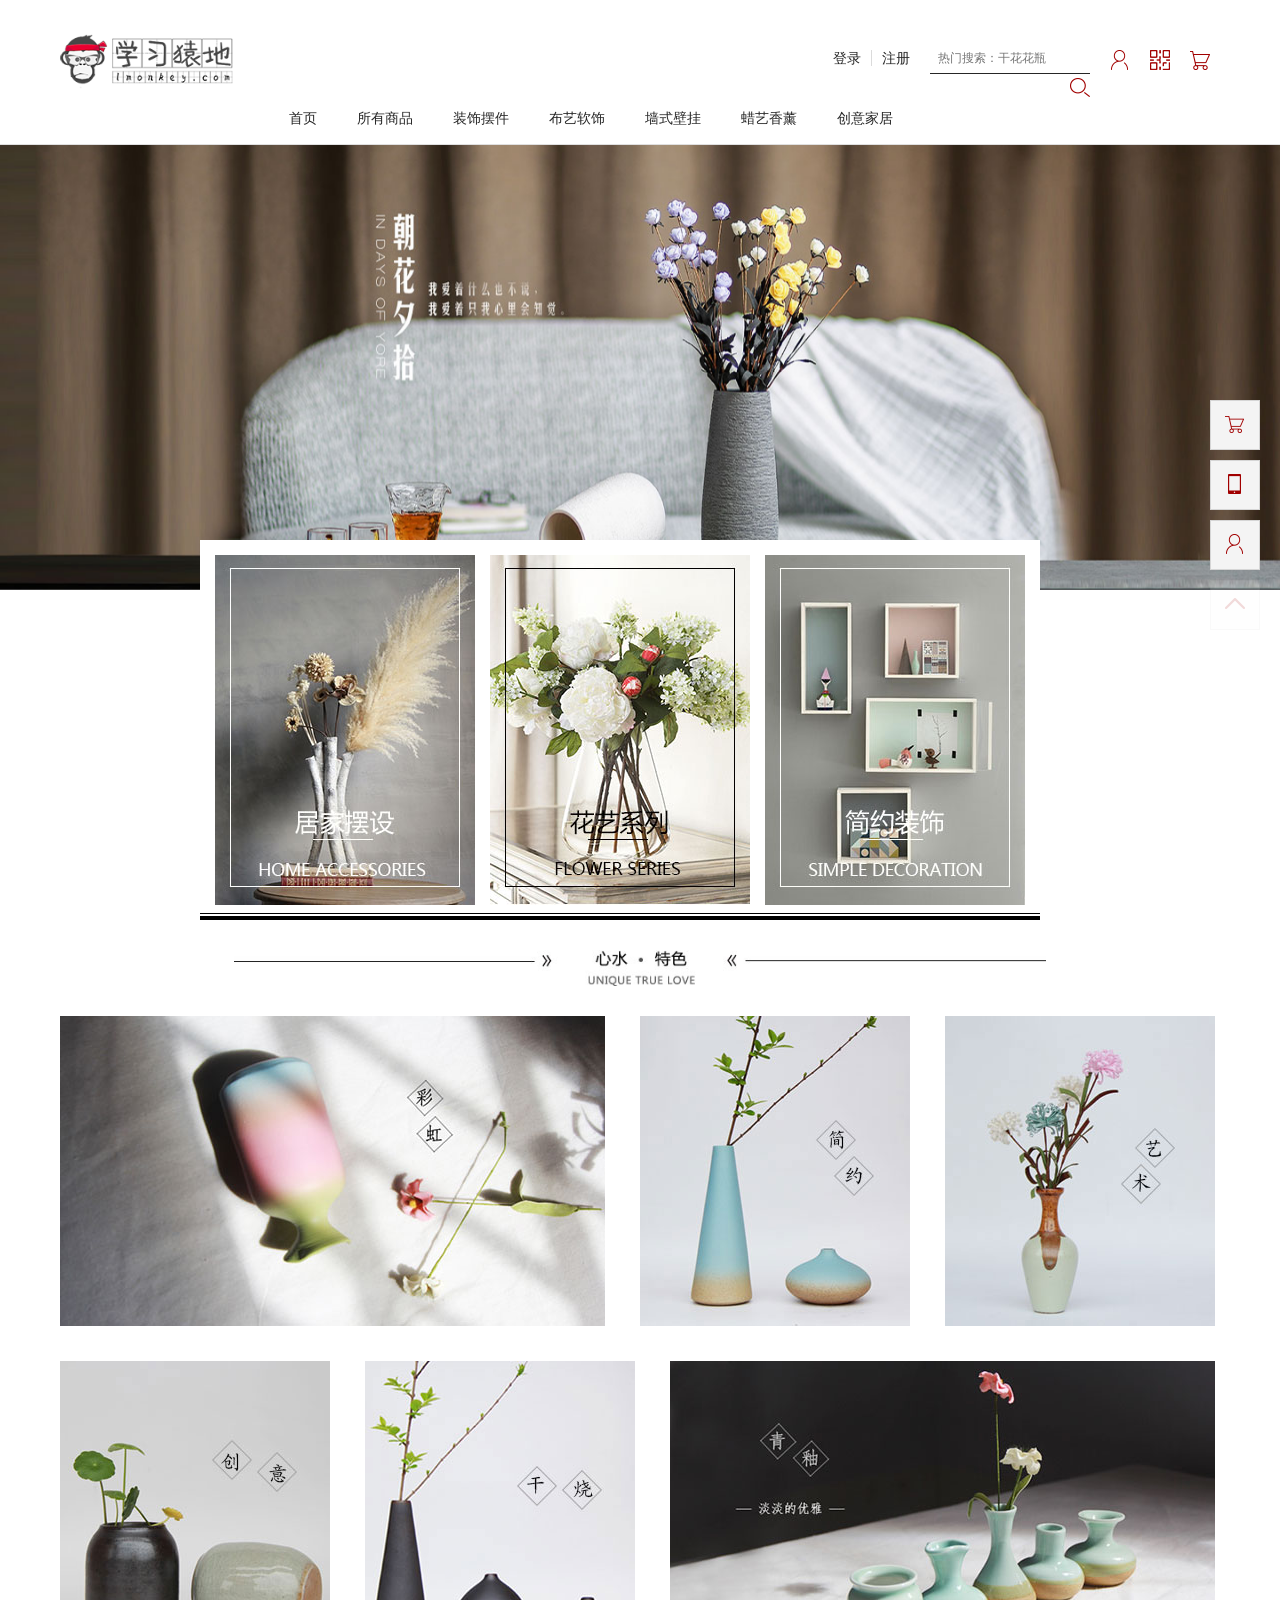
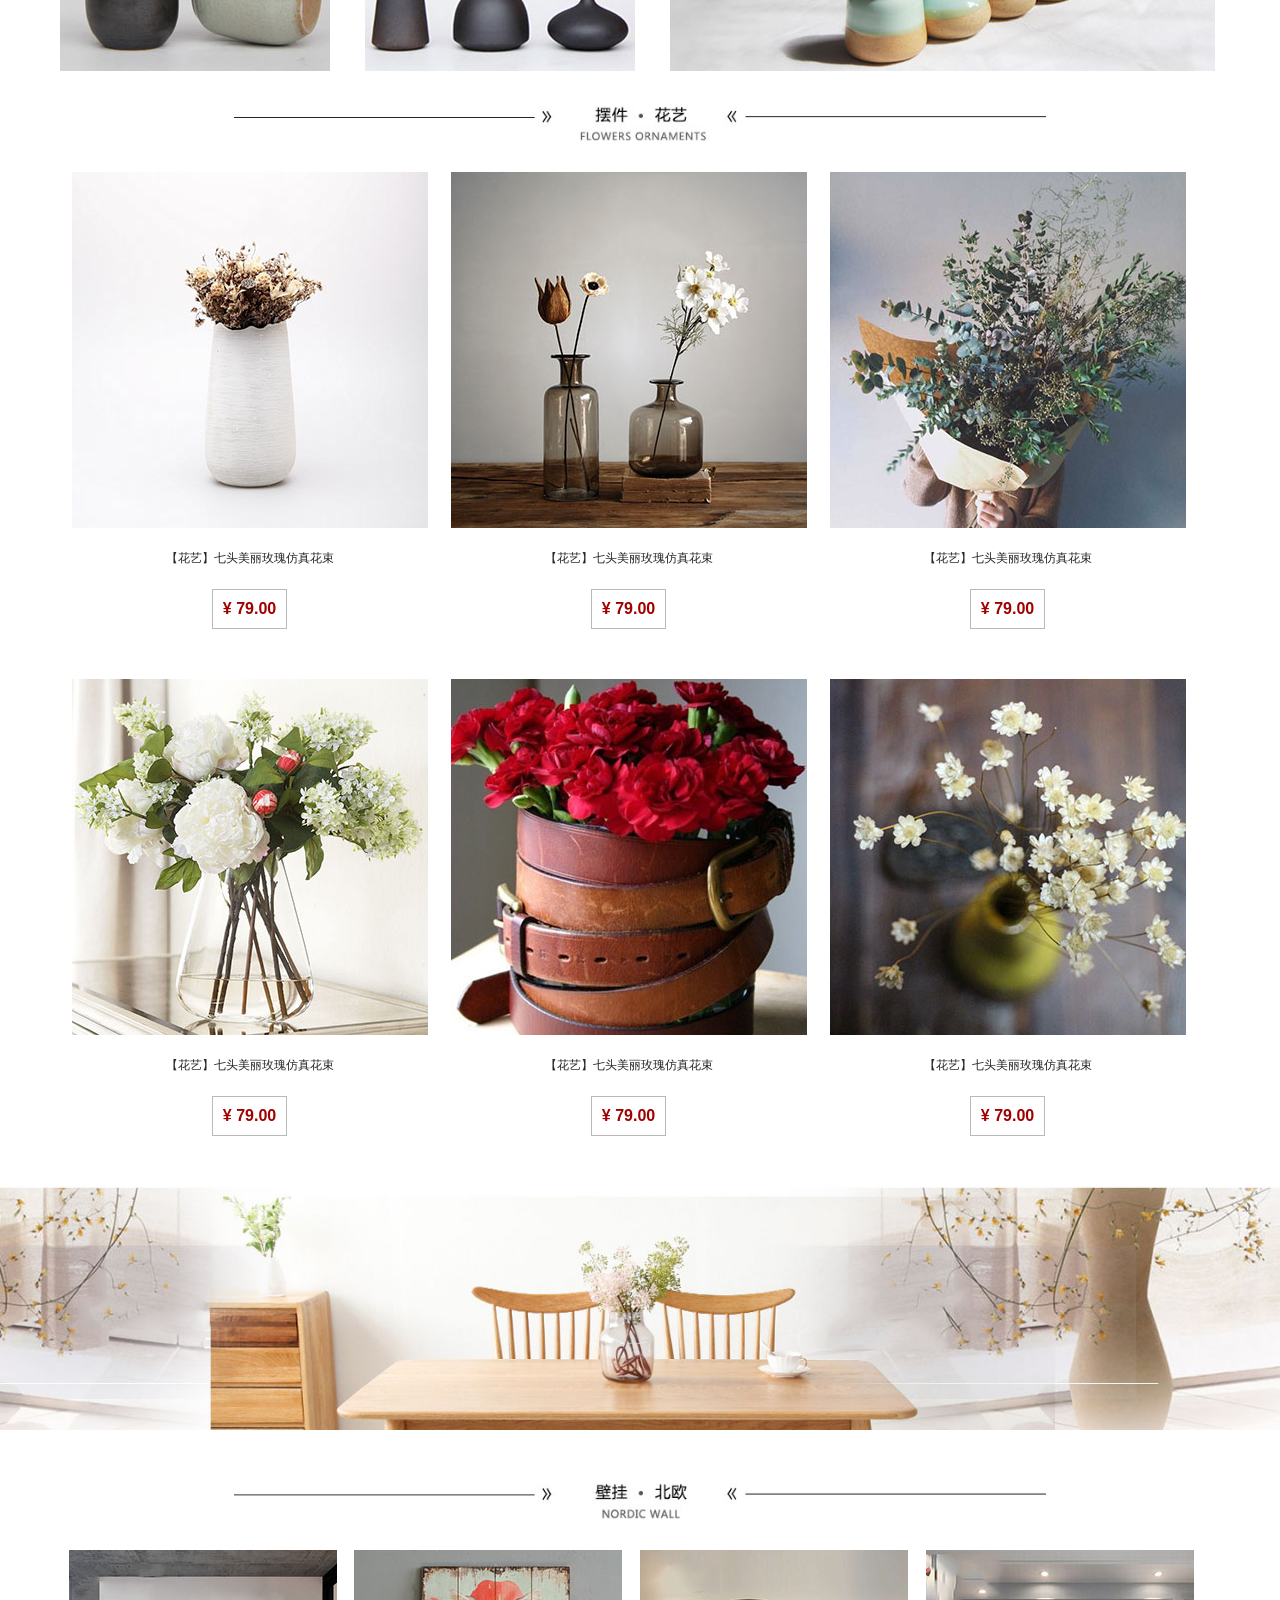
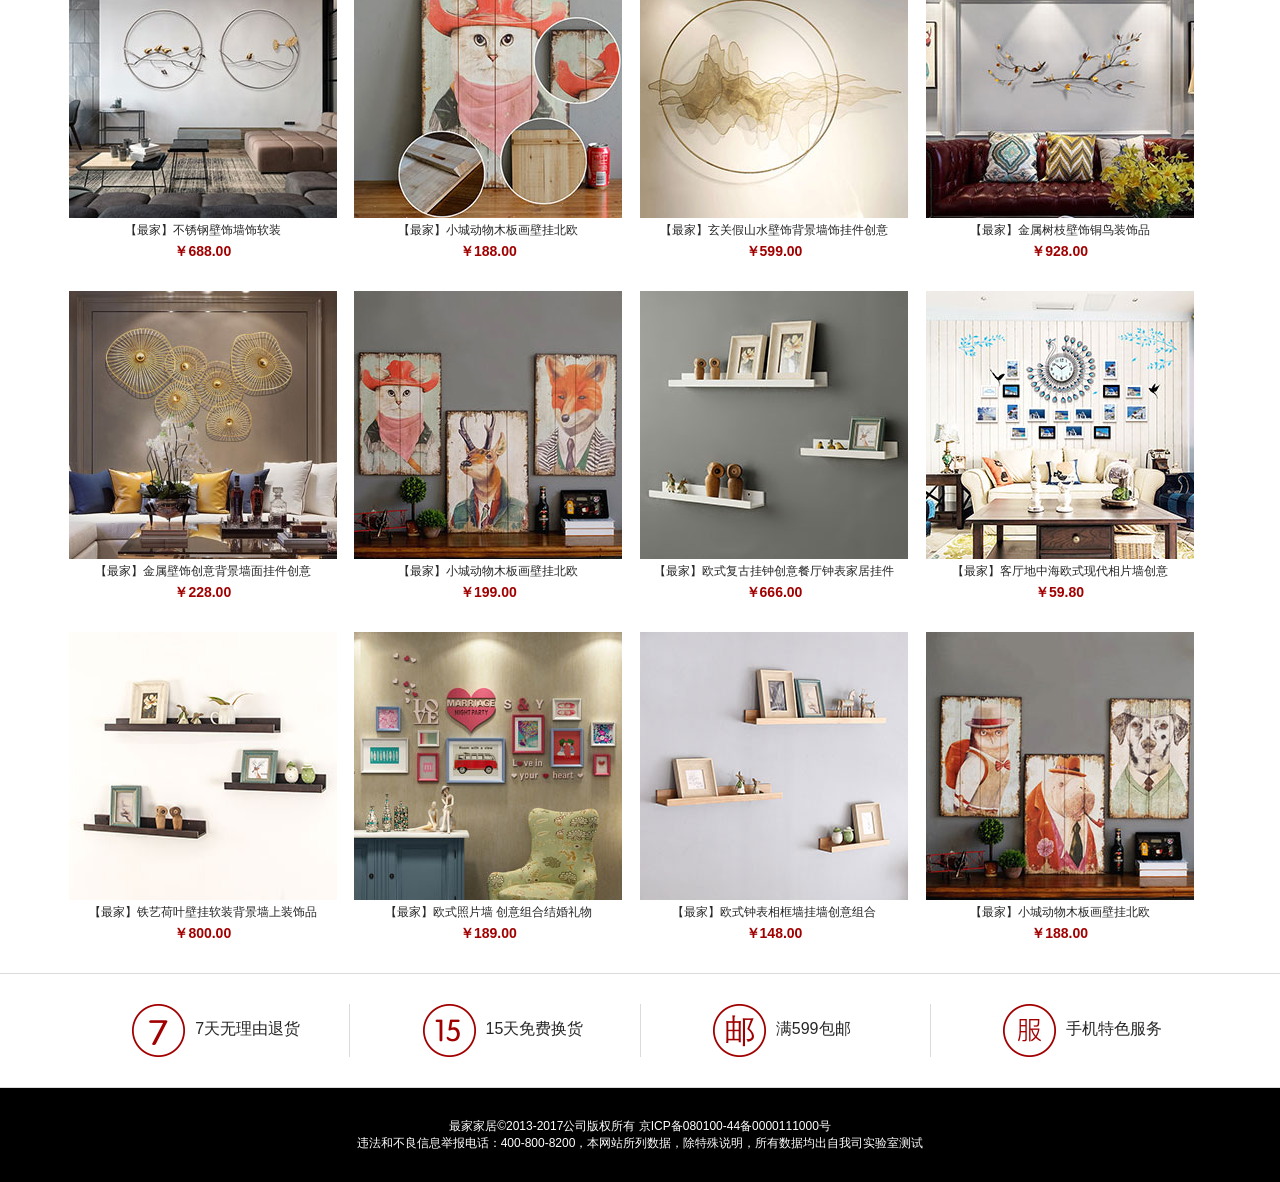
<file: web/index.html>
<!DOCTYPE html>
<html>
<head lang="en">
    <meta charset="utf-8"/>
    <title>最家</title>
    <link rel="stylesheet" type="text/css" href="css/public.css"/>
    <link rel="stylesheet" type="text/css" href="css/index.css"/>
</head>
<body><!------------------------------head------------------------------>
<div class="head">
    <div class="wrapper clearfix">
        <div class="clearfix" id="top"><h1 class="fl"><a href="index.html"><img src="img/logo.png"/></a></h1>
            <div class="fr clearfix" id="top1"><p class="fl"><a href="#" id="login">登录</a><a href="#" id="reg">注册</a>
            </p>
                <form action="#" method="get" class="fl"><input type="text" placeholder="热门搜索：干花花瓶"/><input
                        type="button"/></form>
                <div class="btn fl clearfix"><a href="mygxin.html"><img src="img/grzx.png"/></a><a href="#" class="er1"><img
                        src="img/ewm.png"/></a><a href="cart.html"><img src="img/gwc.png"/></a>
                    <p><a href="#"><img src="img/smewm.png"/></a></p></div>
            </div>
        </div>
        <ul class="clearfix" id="bott">
            <li><a href="index.html">首页</a></li>
            <li><a href="#">所有商品</a>
                <div class="sList">
                    <div class="wrapper  clearfix"><a href="paint.html">
                        <dl>
                            <dt><img src="img/nav1.jpg"/></dt>
                            <dd>浓情欧式</dd>
                        </dl>
                    </a><a href="paint.html">
                        <dl>
                            <dt><img src="img/nav2.jpg"/></dt>
                            <dd>浪漫美式</dd>
                        </dl>
                    </a><a href="paint.html">
                        <dl>
                            <dt><img src="img/nav3.jpg"/></dt>
                            <dd>雅致中式</dd>
                        </dl>
                    </a><a href="paint.html">
                        <dl>
                            <dt><img src="img/nav6.jpg"/></dt>
                            <dd>简约现代</dd>
                        </dl>
                    </a><a href="paint.html">
                        <dl>
                            <dt><img src="img/nav7.jpg"/></dt>
                            <dd>创意装饰</dd>
                        </dl>
                    </a></div>
                </div>
            </li>
            <li><a href="flowerDer.html">装饰摆件</a>
                <div class="sList2">
                    <div class="clearfix"><a href="proList.html">干花花艺</a><a href="vase_proList.html">花瓶花器</a></div>
                </div>
            </li>
            <li><a href="decoration.html">布艺软饰</a>
                <div class="sList2">
                    <div class="clearfix"><a href="zbproList.html">桌布罩件</a><a href="bzproList.html">抱枕靠垫</a></div>
                </div>
            </li>
            <li><a href="paint.html">墙式壁挂</a></li>
            <li><a href="perfume.html">蜡艺香薰</a></li>
            <li><a href="idea.html">创意家居</a></li>
        </ul>
    </div>
</div><!-------------------------banner--------------------------->
<div class="block_home_slider">
    <div id="home_slider" class="flexslider">
        <ul class="slides">
            <li>
                <div class="slide"><img src="img/banner2.jpg"/></div>
            </li>
            <li>
                <div class="slide"><img src="img/banner1.jpg"/></div>
            </li>
        </ul>
    </div>
</div><!------------------------------thImg------------------------------>
<div class="thImg">
    <div class="clearfix"><a href="vase_proList.html"><img src="img/i1.jpg"/></a><a href="proList.html"><img
            src="img/i2.jpg"/></a><a href="#2"><img src="img/i3.jpg"/></a></div>
</div><!------------------------------news------------------------------>
<div class="news">
    <div class="wrapper"><h2><img src="img/ih1.jpg"/></h2>
        <div class="top clearfix"><a href="proDetail.html"><img src="img/n1.jpg"/>
            <p></p></a><a href="proDetail.html"><img src="img/n2.jpg"/>
            <p></p></a><a href="proDetail.html"><img src="img/n3.jpg"/>
            <p></p></a></div>
        <div class="bott clearfix"><a href="proDetail.html"><img src="img/n4.jpg"/>
            <p></p></a><a href="proDetail.html"><img src="img/n5.jpg"/>
            <p></p></a><a href="proDetail.html"><img src="img/n6.jpg"/>
            <p></p></a></div>
        <h2><img src="img/ih2.jpg"/></h2>
        <div class="flower clearfix tran"><a href="proDetail.html" class="clearfix">
            <dl>
                <dt><span class="abl"></span><img src="img/flo1.jpg"/><span class="abr"></span></dt>
                <dd>【花艺】七头美丽玫瑰仿真花束</dd>
                <dd><span>¥ 79.00</span></dd>
            </dl>
        </a><a href="proDetail.html">
            <dl>
                <dt><span class="abl"></span><img src="img/flo2.jpg"/><span class="abr"></span></dt>
                <dd>【花艺】七头美丽玫瑰仿真花束</dd>
                <dd><span>¥ 79.00</span></dd>
            </dl>
        </a><a href="proDetail.html">
            <dl>
                <dt><span class="abl"></span><img src="img/flo3.jpg"/><span class="abr"></span></dt>
                <dd>【花艺】七头美丽玫瑰仿真花束</dd>
                <dd><span>¥ 79.00</span></dd>
            </dl>
        </a></div>
        <div class="flower clearfix tran"><a href="proDetail.html">
            <dl>
                <dt><span class="abl"></span><img src="img/flo4.jpg"/><span class="abr"></span></dt>
                <dd>【花艺】七头美丽玫瑰仿真花束</dd>
                <dd><span>¥ 79.00</span></dd>
            </dl>
        </a><a href="proDetail.html">
            <dl>
                <dt><span class="abl"></span><img src="img/flo5.jpg"/><span class="abr"></span></dt>
                <dd>【花艺】七头美丽玫瑰仿真花束</dd>
                <dd><span>¥ 79.00</span></dd>
            </dl>
        </a><a href="proDetail.html">
            <dl>
                <dt><span class="abl"></span><img src="img/flo6.jpg"/><span class="abr"></span></dt>
                <dd>【花艺】七头美丽玫瑰仿真花束</dd>
                <dd><span>¥ 79.00</span></dd>
            </dl>
        </a></div>
    </div>
</div><!------------------------------ad------------------------------><a href="#" class="ad"><img
        src="img/ib1.jpg"/></a><!------------------------------people------------------------------>
<div class="people">
    <div class="wrapper"><h2><img src="img/ih3.jpg"/></h2>
        <div class="pList clearfix tran"><a href="proDetail.html">
            <dl>
                <dt><span class="abl"></span><img src="img/s7.jpg"/><span class="abr"></span></dt>
                <dd>【最家】不锈钢壁饰墙饰软装</dd>
                <dd><span>￥688.00</span></dd>
            </dl>
        </a><a href="proDetail.html">
            <dl>
                <dt><span class="abl"></span><img src="img/s10.jpg"/><span class="abr"></span></dt>
                <dd>【最家】小城动物木板画壁挂北欧</dd>
                <dd><span>￥188.00</span></dd>
            </dl>
        </a><a href="proDetail.html">
            <dl>
                <dt><span class="abl"></span><img src="img/s4.jpg"/><span class="abr"></span></dt>
                <dd>【最家】玄关假山水壁饰背景墙饰挂件创意</dd>
                <dd><span>￥599.00</span></dd>
            </dl>
        </a><a href="proDetail.html">
            <dl>
                <dt><span class="abl"></span><img src="img/s9.jpg"/><span class="abr"></span></dt>
                <dd>【最家】金属树枝壁饰铜鸟装饰品</dd>
                <dd><span>￥928.00</span></dd>
            </dl>
        </a></div>
        <div class="pList clearfix tran"><a href="proDetail.html">
            <dl>
                <dt><span class="abl"></span><img src="img/s6.jpg"/><span class="abr"></span></dt>
                <dd>【最家】金属壁饰创意背景墙面挂件创意</dd>
                <dd><span>￥228.00</span></dd>
            </dl>
        </a><a href="proDetail.html">
            <dl>
                <dt><span class="abl"></span><img src="img/s8.jpg"/><span class="abr"></span></dt>
                <dd>【最家】小城动物木板画壁挂北欧</dd>
                <dd><span>￥199.00</span></dd>
            </dl>
        </a><a href="proDetail.html">
            <dl>
                <dt><span class="abl"></span><img src="img/s12.jpg"/><span class="abr"></span></dt>
                <dd>【最家】欧式复古挂钟创意餐厅钟表家居挂件</dd>
                <dd><span>￥666.00</span></dd>
            </dl>
        </a><a href="proDetail.html">
            <dl>
                <dt><span class="abl"></span><img src="img/s1.jpg"/><span class="abr"></span></dt>
                <dd>【最家】客厅地中海欧式现代相片墙创意</dd>
                <dd><span>￥59.80</span></dd>
            </dl>
        </a></div>
        <div class="pList clearfix tran"><a href="proDetail.html">
            <dl>
                <dt><span class="abl"></span><img src="img/s5.jpg"/><span class="abr"></span></dt>
                <dd>【最家】铁艺荷叶壁挂软装背景墙上装饰品</dd>
                <dd><span>￥800.00</span></dd>
            </dl>
        </a><a href="proDetail.html">
            <dl>
                <dt><span class="abl"></span><img src="img/s3.jpg"/><span class="abr"></span></dt>
                <dd>【最家】欧式照片墙 创意组合结婚礼物</dd>
                <dd><span>￥189.00</span></dd>
            </dl>
        </a><a href="proDetail.html">
            <dl>
                <dt><span class="abl"></span><img src="img/s2.jpg"/><span class="abr"></span></dt>
                <dd>【最家】欧式钟表相框墙挂墙创意组合</dd>
                <dd><span>￥148.00</span></dd>
            </dl>
        </a><a href="proDetail.html">
            <dl>
                <dt><span class="abl"></span><img src="img/s11.jpg"/><span class="abr"></span></dt>
                <dd>【最家】小城动物木板画壁挂北欧</dd>
                <dd><span>￥188.00</span></dd>
            </dl>
        </a></div>
    </div>
</div><!--返回顶部-->
<div class="gotop"><a href="cart.html">
    <dl>
        <dt><img src="img/gt1.png"/></dt>
        <dd>去购<br/>物车</dd>
    </dl>
</a><a href="#" class="dh">
    <dl>
        <dt><img src="img/gt2.png"/></dt>
        <dd>联系<br/>客服</dd>
    </dl>
</a><a href="mygxin.html">
    <dl>
        <dt><img src="img/gt3.png"/></dt>
        <dd>个人<br/>中心</dd>
    </dl>
</a><a href="#" class="toptop" style="display: none">
    <dl>
        <dt><img src="img/gt4.png"/></dt>
        <dd>返回<br/>顶部</dd>
    </dl>
</a>
    <p>400-800-8200</p></div><!-------------------login--------------------------><!--footer-->
<div class="footer">
    <div class="top">
        <div class="wrapper">
            <div class="clearfix"><a href="#2" class="fl"><img src="img/foot1.png"/></a><span class="fl">7天无理由退货</span>
            </div>
            <div class="clearfix"><a href="#2" class="fl"><img src="img/foot2.png"/></a><span class="fl">15天免费换货</span>
            </div>
            <div class="clearfix"><a href="#2" class="fl"><img src="img/foot3.png"/></a><span class="fl">满599包邮</span>
            </div>
            <div class="clearfix"><a href="#2" class="fl"><img src="img/foot4.png"/></a><span class="fl">手机特色服务</span>
            </div>
        </div>
    </div>
    <p class="dibu">最家家居&copy;2013-2017公司版权所有 京ICP备080100-44备0000111000号<br/>
        违法和不良信息举报电话：400-800-8200，本网站所列数据，除特殊说明，所有数据均出自我司实验室测试</p></div>
<script src="js/jquery-1.12.4.min.js" type="text/javascript" charset="utf-8"></script>
<script src="js/public.js" type="text/javascript" charset="utf-8"></script>
<script src="js/nav.js" type="text/javascript" charset="utf-8"></script>
<script src="js/jquery.flexslider-min.js" type="text/javascript" charset="utf-8"></script>
<script type="text/javascript">$(function () {
    $('#home_slider').flexslider({
        animation: 'slide',
        controlNav: true,
        directionNav: true,
        animationLoop: true,
        slideshow: true,
        slideshowSpeed: 2000,
        useCSS: false
    });
});</script>
</body>
</html>
</file>
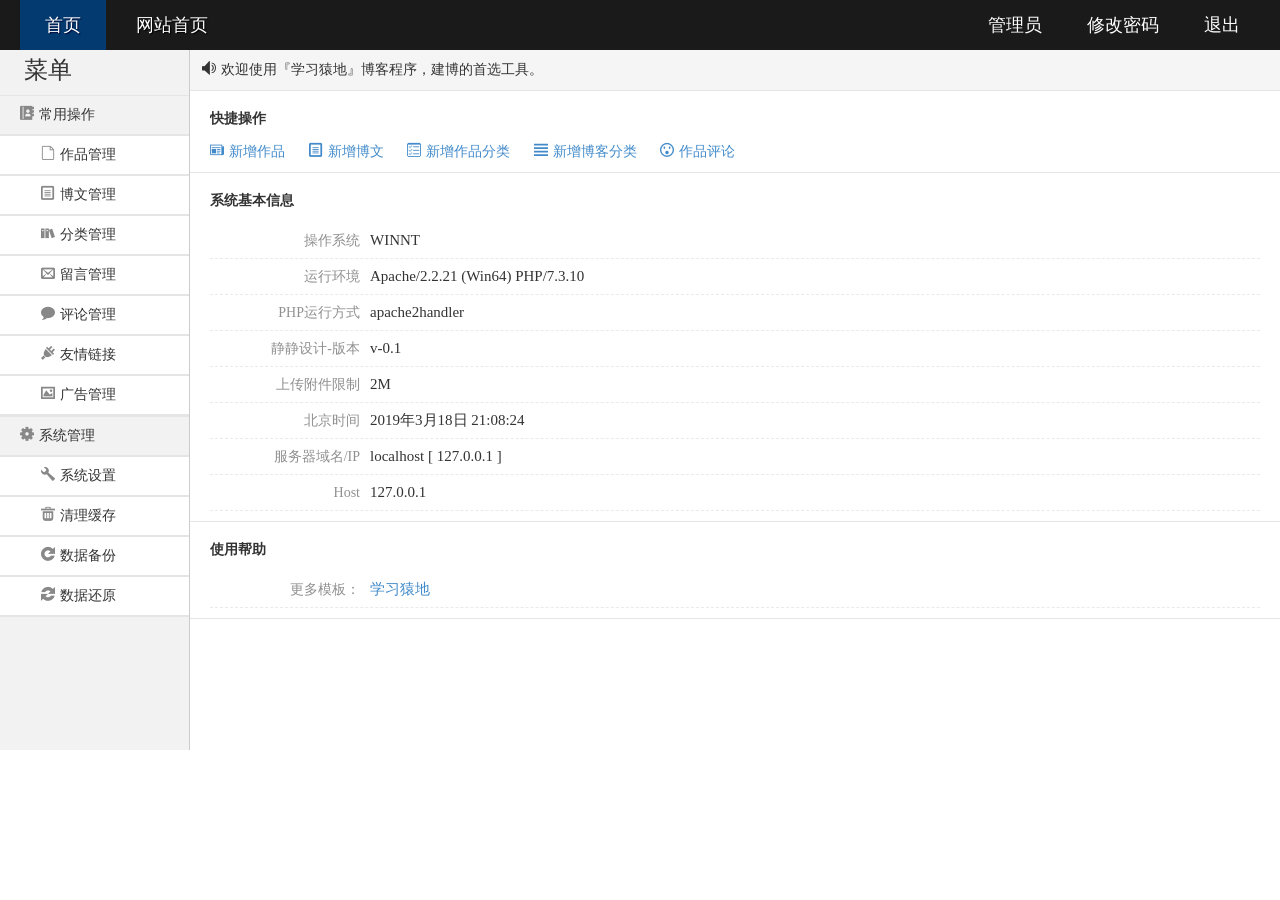
<file: web/manage/index.html>
<!doctype html>
<html>
<head>
    <meta charset="UTF-8"/>
    <title>简单通用文章系统后台管理模板</title>
    <link rel="stylesheet" type="text/css" href="css/common.css"/>
    <link rel="stylesheet" type="text/css" href="css/main.css"/>
</head>
<body>
<div class="topbar-wrap white">
    <div class="topbar-inner clearfix">
        <div class="topbar-logo-wrap clearfix">
            <h1 class="topbar-logo none"><a href="index.html" class="navbar-brand">后台管理</a></h1>
            <ul class="navbar-list clearfix">
                <li><a class="on" href="index.html">首页</a></li>
                <li><a href="#" target="_blank">网站首页</a></li>
            </ul>
        </div>
        <div class="top-info-wrap">
            <ul class="top-info-list clearfix">
                <li><a href="#">管理员</a></li>
                <li><a href="#">修改密码</a></li>
                <li><a href="#">退出</a></li>
            </ul>
        </div>
    </div>
</div>
<div class="container clearfix">
    <div class="sidebar-wrap">
        <div class="sidebar-title">
            <h1>菜单</h1>
        </div>
        <div class="sidebar-content">
            <ul class="sidebar-list">
                <li>
                    <a href="#"><i class="icon-font">&#xe003;</i>常用操作</a>
                    <ul class="sub-menu">
                        <li><a href="design.html"><i class="icon-font">&#xe008;</i>作品管理</a></li>
                        <li><a href="design.html"><i class="icon-font">&#xe005;</i>博文管理</a></li>
                        <li><a href="design.html"><i class="icon-font">&#xe006;</i>分类管理</a></li>
                        <li><a href="design.html"><i class="icon-font">&#xe004;</i>留言管理</a></li>
                        <li><a href="design.html"><i class="icon-font">&#xe012;</i>评论管理</a></li>
                        <li><a href="design.html"><i class="icon-font">&#xe052;</i>友情链接</a></li>
                        <li><a href="design.html"><i class="icon-font">&#xe033;</i>广告管理</a></li>
                    </ul>
                </li>
                <li>
                    <a href="#"><i class="icon-font">&#xe018;</i>系统管理</a>
                    <ul class="sub-menu">
                        <li><a href="system.html"><i class="icon-font">&#xe017;</i>系统设置</a></li>
                        <li><a href="system.html"><i class="icon-font">&#xe037;</i>清理缓存</a></li>
                        <li><a href="system.html"><i class="icon-font">&#xe046;</i>数据备份</a></li>
                        <li><a href="system.html"><i class="icon-font">&#xe045;</i>数据还原</a></li>
                    </ul>
                </li>
            </ul>
        </div>
    </div>
    <!--/sidebar-->
    <div class="main-wrap">
        <div class="crumb-wrap">
            <div class="crumb-list"><i class="icon-font">&#xe06b;</i><span>欢迎使用『学习猿地』博客程序，建博的首选工具。</span></div>
        </div>
        <div class="result-wrap">
            <div class="result-title">
                <h1>快捷操作</h1>
            </div>
            <div class="result-content">
                <div class="short-wrap">
                    <a href="insert.html"><i class="icon-font">&#xe001;</i>新增作品</a>
                    <a href="insert.html"><i class="icon-font">&#xe005;</i>新增博文</a>
                    <a href="insert.html"><i class="icon-font">&#xe048;</i>新增作品分类</a>
                    <a href="insert.html"><i class="icon-font">&#xe041;</i>新增博客分类</a>
                    <a href="#"><i class="icon-font">&#xe01e;</i>作品评论</a>
                </div>
            </div>
        </div>
        <div class="result-wrap">
            <div class="result-title">
                <h1>系统基本信息</h1>
            </div>
            <div class="result-content">
                <ul class="sys-info-list">
                    <li>
                        <label class="res-lab">操作系统</label><span class="res-info">WINNT</span>
                    </li>
                    <li>
                        <label class="res-lab">运行环境</label><span class="res-info">Apache/2.2.21 (Win64) PHP/7.3.10</span>
                    </li>
                    <li>
                        <label class="res-lab">PHP运行方式</label><span class="res-info">apache2handler</span>
                    </li>
                    <li>
                        <label class="res-lab">静静设计-版本</label><span class="res-info">v-0.1</span>
                    </li>
                    <li>
                        <label class="res-lab">上传附件限制</label><span class="res-info">2M</span>
                    </li>
                    <li>
                        <label class="res-lab">北京时间</label><span class="res-info">2019年3月18日 21:08:24</span>
                    </li>
                    <li>
                        <label class="res-lab">服务器域名/IP</label><span class="res-info">localhost [ 127.0.0.1 ]</span>
                    </li>
                    <li>
                        <label class="res-lab">Host</label><span class="res-info">127.0.0.1</span>
                    </li>
                </ul>
            </div>
        </div>
        <div class="result-wrap">
            <div class="result-title">
                <h1>使用帮助</h1>
            </div>
            <div class="result-content">
                <ul class="sys-info-list">
                    <li>
                        <label class="res-lab">更多模板：</label><span class="res-info"><a href="http://www.lmonkey.com/" target="_blank">学习猿地</a></span>
                    </li>
                </ul>
            </div>
        </div>
    </div>
    <!--/main-->
</div>
</body>
</html>
</file>
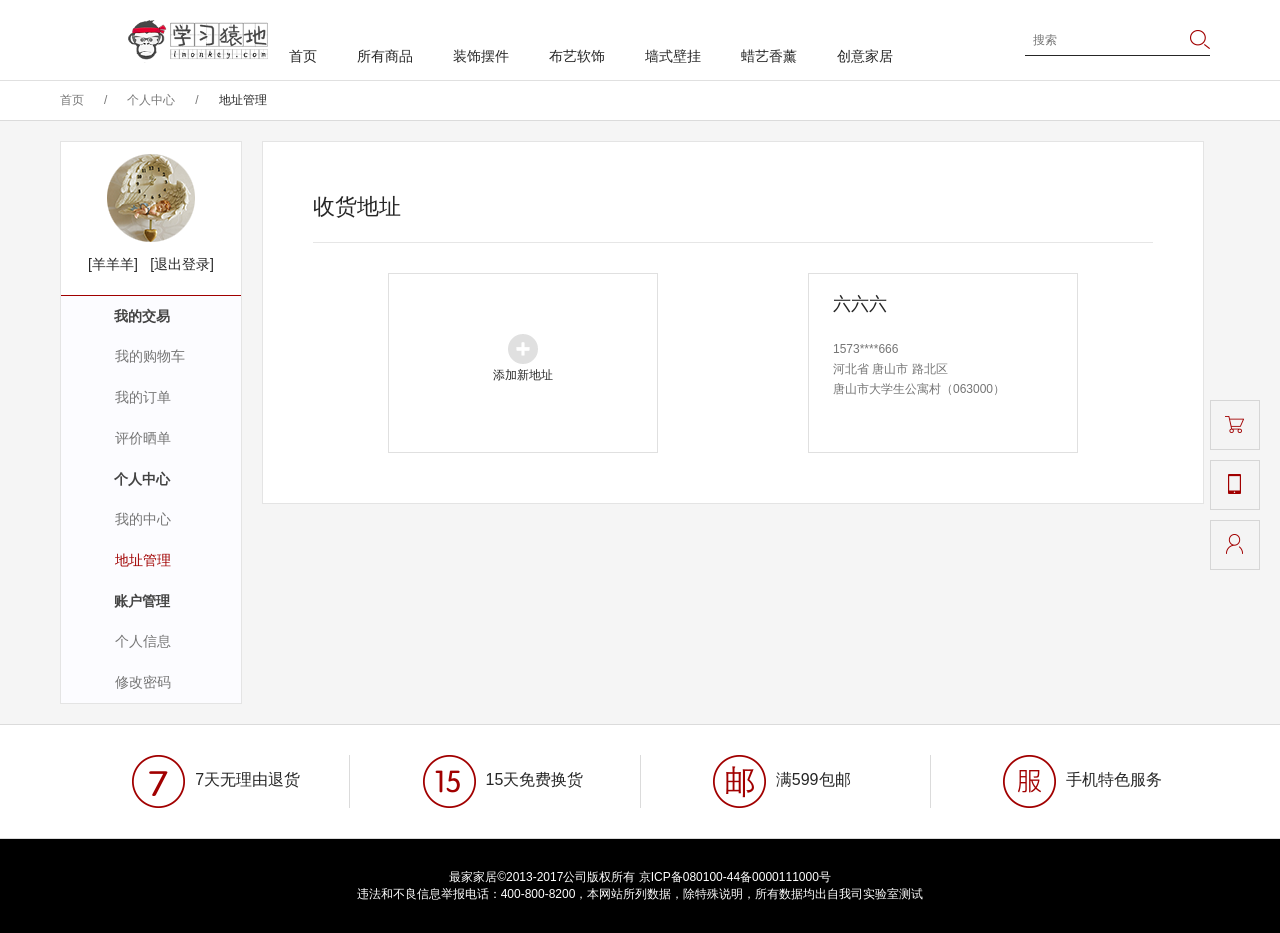
<file: web/address.html>
<!DOCTYPE html>
<html>
<head lang="en">
    <meta charset="utf-8"/>
    <title>最家</title>
    <link rel="stylesheet" type="text/css" href="css/public.css"/>
    <link rel="stylesheet" type="text/css" href="css/mygxin.css"/>
</head>
<body><!------------------------------head------------------------------>
<div class="head ding">
    <div class="wrapper clearfix">
        <div class="clearfix" id="top"><h1 class="fl"><a href="index.html"><img src="img/logo.png"/></a></h1>
            <div class="fr clearfix" id="top1"><p class="fl"><a href="login.html" id="login">登录</a><a href="reg.html"
                                                                                                      id="reg">注册</a>
            </p>
                <form action="#" method="get" class="fl"><input type="text" placeholder="搜索"/><input type="button"/>
                </form>
                <div class="btn fl clearfix"><a href="mygxin.html"><img src="img/grzx.png"/></a><a href="#" class="er1"><img
                        src="img/ewm.png"/></a><a href="cart.html"><img src="img/gwc.png"/></a>
                    <p><a href="#"><img src="img/smewm.png"/></a></p></div>
            </div>
        </div>
        <ul class="clearfix" id="bott">
            <li><a href="index.html">首页</a></li>
            <li><a href="#">所有商品</a>
                <div class="sList">
                    <div class="wrapper  clearfix"><a href="paint.html">
                        <dl>
                            <dt><img src="img/nav1.jpg"/></dt>
                            <dd>浓情欧式</dd>
                        </dl>
                    </a><a href="paint.html">
                        <dl>
                            <dt><img src="img/nav2.jpg"/></dt>
                            <dd>浪漫美式</dd>
                        </dl>
                    </a><a href="paint.html">
                        <dl>
                            <dt><img src="img/nav3.jpg"/></dt>
                            <dd>雅致中式</dd>
                        </dl>
                    </a><a href="paint.html">
                        <dl>
                            <dt><img src="img/nav6.jpg"/></dt>
                            <dd>简约现代</dd>
                        </dl>
                    </a><a href="paint.html">
                        <dl>
                            <dt><img src="img/nav7.jpg"/></dt>
                            <dd>创意装饰</dd>
                        </dl>
                    </a></div>
                </div>
            </li>
            <li><a href="flowerDer.html">装饰摆件</a>
                <div class="sList2">
                    <div class="clearfix"><a href="proList.html">干花花艺</a><a href="vase_proList.html">花瓶花器</a></div>
                </div>
            </li>
            <li><a href="decoration.html">布艺软饰</a>
                <div class="sList2">
                    <div class="clearfix"><a href="zbproList.html">桌布罩件</a><a href="bzproList.html">抱枕靠垫</a></div>
                </div>
            </li>
            <li><a href="paint.html">墙式壁挂</a></li>
            <li><a href="perfume.html">蜡艺香薰</a></li>
            <li><a href="idea.html">创意家居</a></li>
        </ul>
    </div>
</div><!------------------------------idea------------------------------>
<div class="address mt">
    <div class="wrapper clearfix"><a href="index.html" class="fl">首页</a><span>/</span><a
            href="mygxin.html">个人中心</a><span>/</span><a href="address.html" class="on">地址管理</a></div>
</div><!------------------------------Bott------------------------------>
<div class="Bott">
    <div class="wrapper clearfix">
        <div class="zuo fl">
            <h3><a href="#"><img src="img/tx.png"/></a>
                <p class="clearfix"><span class="fl">[羊羊羊]</span><span class="fr">[退出登录]</span></p></h3>
            <div><h4>我的交易</h4>
                <ul>
                    <li><a href="cart.html">我的购物车</a></li>
                    <li><a href="myorderq.html">我的订单</a></li>
                    <li><a href="myprod.html">评价晒单</a></li>
                </ul>
                <h4>个人中心</h4>
                <ul>
                    <li><a href="mygxin.html">我的中心</a></li>
                    <li class="on"><a href="address.html">地址管理</a></li>
                </ul>
                <h4>账户管理</h4>
                <ul>
                    <li><a href="mygrxx.html">个人信息</a></li>
                    <li><a href="remima.html">修改密码</a></li>
                </ul>
            </div>
        </div>
        <div class="you fl"><h2>收货地址</h2>
            <div class="add">
                <div><a href="#2" id="addxad"><img src="img/jia.png"/></a><span>添加新地址</span></div>
                <div id="dizhi"><p>六六六</p>
                    <p>1573****666</p>
                    <p>河北省 唐山市 路北区</p>
                    <p>唐山市大学生公寓村（063000）</p></div>
            </div>
        </div>
    </div>
</div><!--编辑弹框--><!--遮罩-->
<div class="mask"></div>
<div class="adddz">
    <form action="#" method="get"><input type="text" placeholder="姓名" class="on"/><input type="text" placeholder="手机号"/>
        <div class="city"><select name="">
            <option value="省份/自治区">省份/自治区</option>
        </select><select>
            <option value="城市/地区">城市/地区</option>
        </select><select>
            <option value="区/县">区/县</option>
        </select><select>
            <option value="配送区域">配送区域</option>
        </select></div>
        <textarea name="" rows="" cols="" placeholder="详细地址"></textarea><input type="text" placeholder="邮政编码"/>
        <div class="bc"><input type="button" value="保存"/><input type="button" value="取消"/></div>
    </form>
</div>
<div class="readd">
    <form action="#" method="get"><input type="text" class="on" value="六六六"/><input type="text" value="157****0022"/>
        <div class="city"><select name="">
            <option value="省份/自治区">河北省</option>
        </select><select>
            <option value="城市/地区">唐山市</option>
        </select><select>
            <option value="区/县">路北区</option>
        </select><select>
            <option value="配送区域">火炬路</option>
        </select></div>
        <textarea name="" rows="" cols="" placeholder="详细地址">高新产业园</textarea><input type="text" placeholder="邮政编码"
                                                                                    value="063000"/>
        <div class="bc"><input type="button" value="保存"/><input type="button" value="取消"/></div>
    </form>
</div><!--返回顶部-->
<div class="gotop"><a href="cart.html">
    <dl>
        <dt><img src="img/gt1.png"/></dt>
        <dd>去购<br/>物车</dd>
    </dl>
</a><a href="#" class="dh">
    <dl>
        <dt><img src="img/gt2.png"/></dt>
        <dd>联系<br/>客服</dd>
    </dl>
</a><a href="mygxin.html">
    <dl>
        <dt><img src="img/gt3.png"/></dt>
        <dd>个人<br/>中心</dd>
    </dl>
</a><a href="#" class="toptop" style="display: none">
    <dl>
        <dt><img src="img/gt4.png"/></dt>
        <dd>返回<br/>顶部</dd>
    </dl>
</a>
    <p>400-800-8200</p></div><!--footer-->
<div class="footer">
    <div class="top">
        <div class="wrapper">
            <div class="clearfix"><a href="#2" class="fl"><img src="img/foot1.png"/></a><span class="fl">7天无理由退货</span>
            </div>
            <div class="clearfix"><a href="#2" class="fl"><img src="img/foot2.png"/></a><span class="fl">15天免费换货</span>
            </div>
            <div class="clearfix"><a href="#2" class="fl"><img src="img/foot3.png"/></a><span class="fl">满599包邮</span>
            </div>
            <div class="clearfix"><a href="#2" class="fl"><img src="img/foot4.png"/></a><span class="fl">手机特色服务</span>
            </div>
        </div>
    </div>
    <p class="dibu">最家家居&copy;2013-2017公司版权所有 京ICP备080100-44备0000111000号<br/>
        违法和不良信息举报电话：400-800-8200，本网站所列数据，除特殊说明，所有数据均出自我司实验室测试</p></div>
<script src="js/jquery-1.12.4.min.js" type="text/javascript" charset="utf-8"></script>
<script src="js/public.js" type="text/javascript" charset="utf-8"></script>
<script src="js/user.js" type="text/javascript" charset="utf-8"></script>
</body>
</html>
</file>
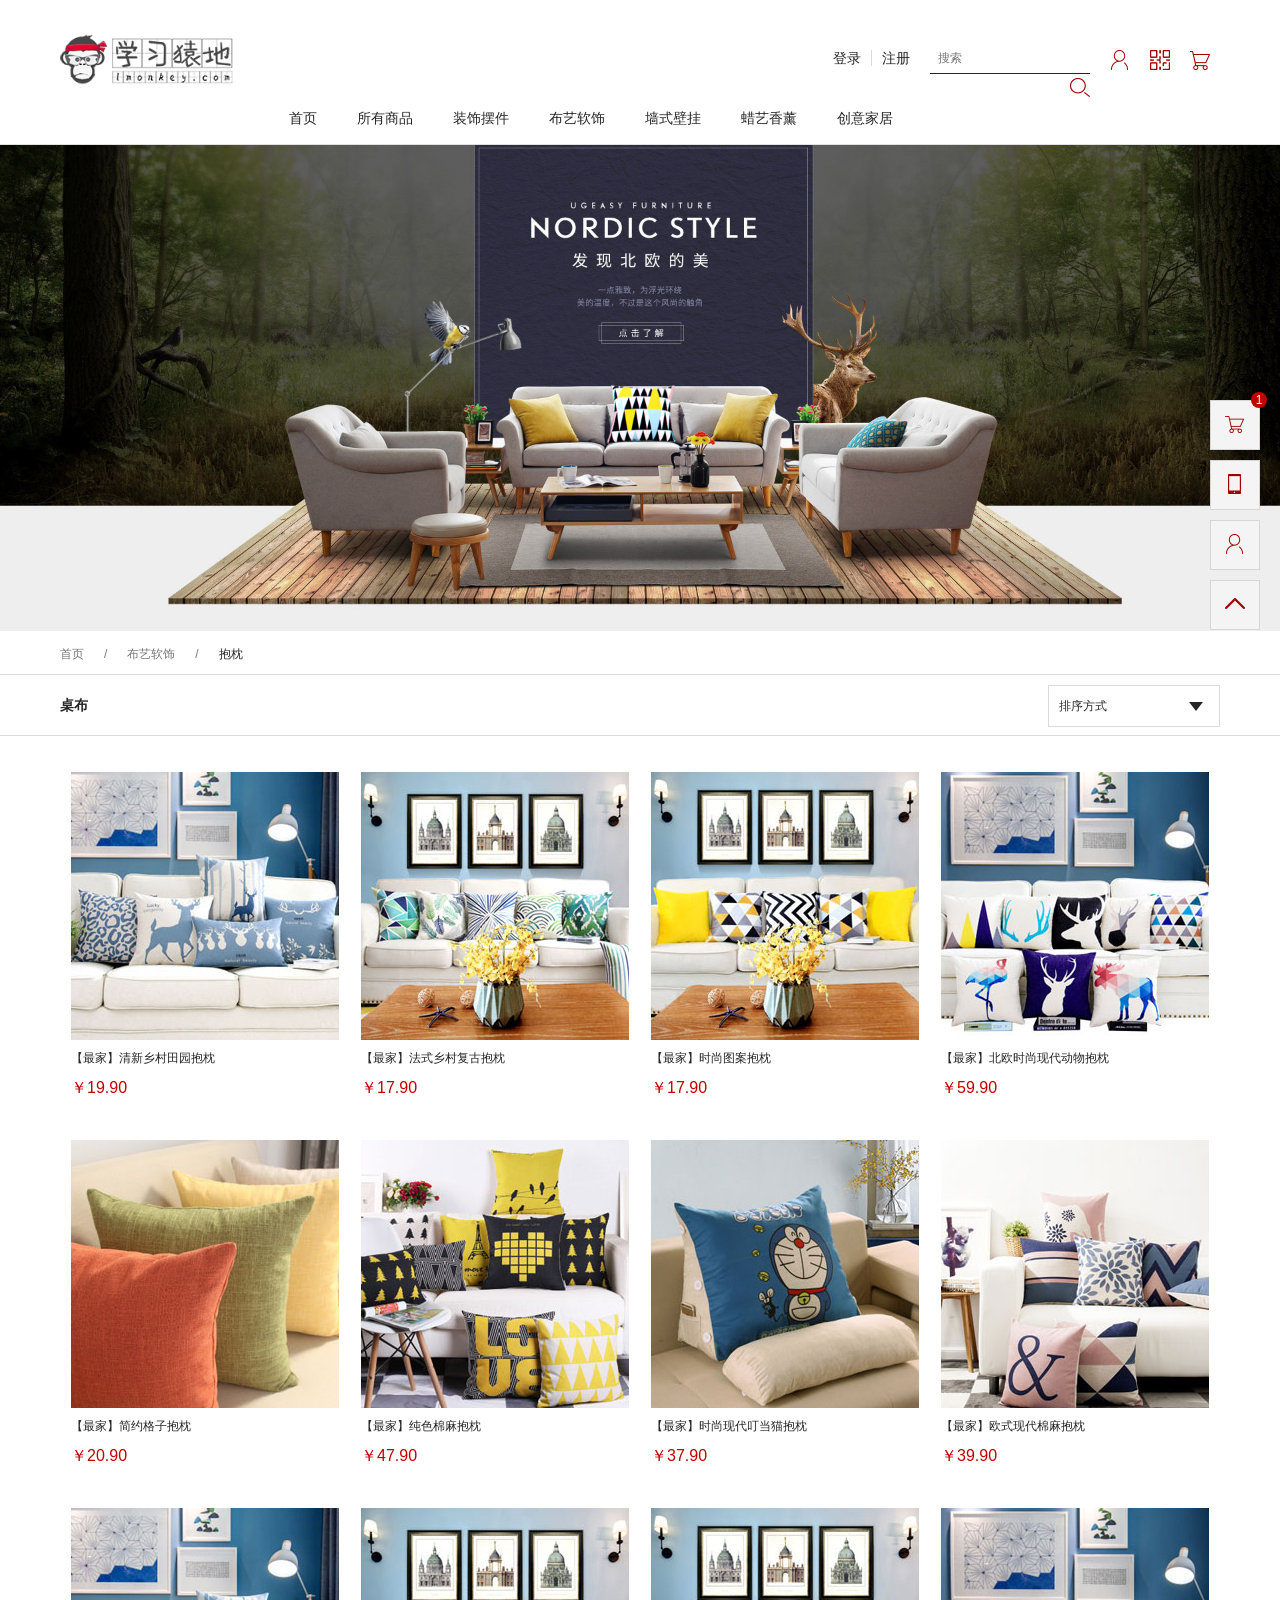
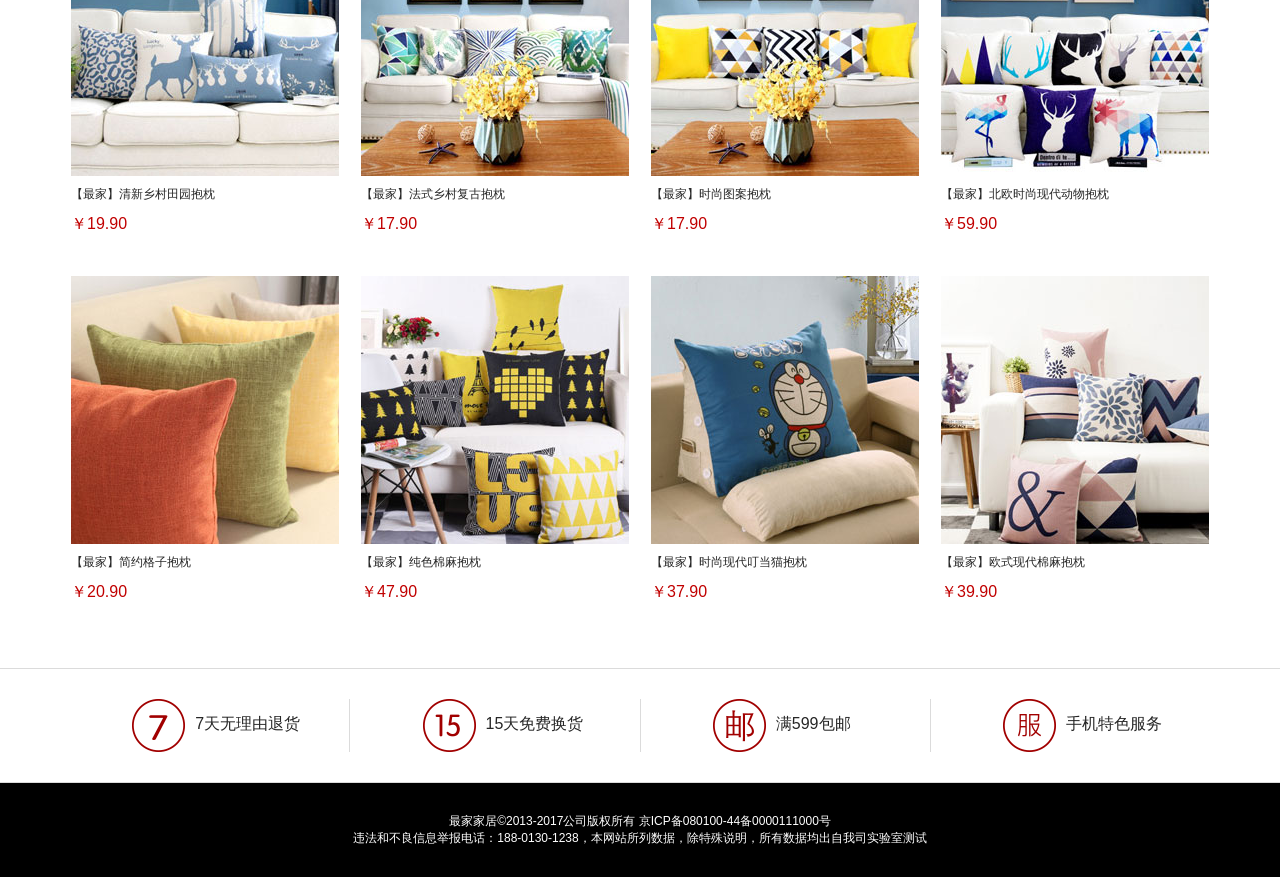
<file: web/bzproList.html>
<!DOCTYPE html>
<html>
<head lang="en">
    <meta charset="utf-8"/>
    <title>抱枕</title>
    <link rel="stylesheet" type="text/css" href="css/public.css"/>
    <link rel="stylesheet" type="text/css" href="css/proList.css"/>
</head>
<body><!------------------------------head------------------------------>
<div class="head">
    <div class="wrapper clearfix">
        <div class="clearfix" id="top"><h1 class="fl"><a href="index.html"><img src="img/logo.png"/></a></h1>
            <div class="fr clearfix" id="top1"><p class="fl"><a href="login.html" id="login">登录</a><a href="reg.html"
                                                                                                      id="reg">注册</a>
            </p>
                <form action="#" method="get" class="fl"><input type="text" placeholder="搜索"/><input type="button"/>
                </form>
                <div class="btn fl clearfix"><a href="mygxin.html"><img src="img/grzx.png"/></a><a href="#" class="er1"><img
                        src="img/ewm.png"/></a><a href="cart.html"><img src="img/gwc.png"/></a>
                    <p><a href="#"><img src="img/smewm.png"/></a></p></div>
            </div>
        </div>
        <ul class="clearfix" id="bott">
            <li><a href="index.html">首页</a></li>
            <li><a href="#">所有商品</a>
                <div class="sList">
                    <div class="wrapper  clearfix"><a href="paint.html">
                        <dl>
                            <dt><img src="img/nav1.jpg"/></dt>
                            <dd>浓情欧式</dd>
                        </dl>
                    </a><a href="paint.html">
                        <dl>
                            <dt><img src="img/nav2.jpg"/></dt>
                            <dd>浪漫美式</dd>
                        </dl>
                    </a><a href="paint.html">
                        <dl>
                            <dt><img src="img/nav3.jpg"/></dt>
                            <dd>雅致中式</dd>
                        </dl>
                    </a><a href="paint.html">
                        <dl>
                            <dt><img src="img/nav6.jpg"/></dt>
                            <dd>简约现代</dd>
                        </dl>
                    </a><a href="paint.html">
                        <dl>
                            <dt><img src="img/nav7.jpg"/></dt>
                            <dd>创意装饰</dd>
                        </dl>
                    </a></div>
                </div>
            </li>
            <li><a href="flowerDer.html">装饰摆件</a>
                <div class="sList2">
                    <div class="clearfix"><a href="proList.html">干花花艺</a><a href="vase_proList.html">花瓶花器</a></div>
                </div>
            </li>
            <li><a href="decoration.html">布艺软饰</a>
                <div class="sList2">
                    <div class="clearfix"><a href="zbproList.html">桌布罩件</a><a href="bzproList.html">抱枕靠垫</a></div>
                </div>
            </li>
            <li><a href="paint.html">墙式壁挂</a></li>
            <li><a href="perfume.html">蜡艺香薰</a></li>
            <li><a href="idea.html">创意家居</a></li>
        </ul>
    </div>
</div><!------------------------------banner------------------------------>
<div class="banner"><a href="#"><img src="img/temp/bzbig.jpg"/></a></div>
<!-----------------address------------------------------->
<div class="address">
    <div class="wrapper clearfix"><a href="index.html">首页</a><span>/</span><a
            href="decoration.html">布艺软饰</a><span>/</span><a href="bzproList.html" class="on">抱枕</a></div>
</div><!-------------------current---------------------->
<div class="current">
    <div class="wrapper clearfix"><h3 class="fl">桌布</h3>
        <div class="fr choice"><p class="default">排序方式</p>
            <ul class="select">
                <li>新品上市</li>
                <li>销量从高到低</li>
                <li>销量从低到高</li>
                <li>价格从高到低</li>
                <li>价格从低到高</li>
            </ul>
        </div>
    </div>
</div><!----------------proList------------------------->
<ul class="proList wrapper clearfix">
    <li><a href="proDetail.html">
        <dl>
            <dt><img src="img/temp/bz08.jpg"></dt>
            <dd>【最家】清新乡村田园抱枕</dd>
            <dd>￥19.90</dd>
        </dl>
    </a></li>
    <li><a href="proDetail.html">
        <dl>
            <dt><img src="img/temp/bz07.jpg"></dt>
            <dd>【最家】法式乡村复古抱枕</dd>
            <dd>￥17.90</dd>
        </dl>
    </a></li>
    <li><a href="proDetail.html">
        <dl>
            <dt><img src="img/temp/bz06.jpg"></dt>
            <dd>【最家】时尚图案抱枕</dd>
            <dd>￥17.90</dd>
        </dl>
    </a></li>
    <li><a href="proDetail.html">
        <dl>
            <dt><img src="img/temp/bz05.jpg"></dt>
            <dd>【最家】北欧时尚现代动物抱枕</dd>
            <dd>￥59.90</dd>
        </dl>
    </a></li>
    <li><a href="proDetail.html">
        <dl>
            <dt><img src="img/temp/bz04.jpg"></dt>
            <dd>【最家】简约格子抱枕</dd>
            <dd>￥20.90</dd>
        </dl>
    </a></li>
    <li>
        <dl>
            <dt><img src="img/temp/bz03.jpg"></dt>
            <dd>【最家】纯色棉麻抱枕</dd>
            <dd>￥47.90</dd>
        </dl>
    </li>
    <li><a href="proDetail.html">
        <dl>
            <dt><img src="img/temp/bz02.jpg"></dt>
            <dd>【最家】时尚现代叮当猫抱枕</dd>
            <dd>￥37.90</dd>
        </dl>
    </a></li>
    <li><a href="proDetail.html">
        <dl>
            <dt><img src="img/temp/bz01.jpg"></dt>
            <dd>【最家】欧式现代棉麻抱枕</dd>
            <dd>￥39.90</dd>
        </dl>
    </a></li>
    <li><a href="proDetail.html">
        <dl>
            <dt><img src="img/temp/bz08.jpg"></dt>
            <dd>【最家】清新乡村田园抱枕</dd>
            <dd>￥19.90</dd>
        </dl>
    </a></li>
    <li><a href="proDetail.html">
        <dl>
            <dt><img src="img/temp/bz07.jpg"></dt>
            <dd>【最家】法式乡村复古抱枕</dd>
            <dd>￥17.90</dd>
        </dl>
    </a></li>
    <li><a href="proDetail.html">
        <dl>
            <dt><img src="img/temp/bz06.jpg"></dt>
            <dd>【最家】时尚图案抱枕</dd>
            <dd>￥17.90</dd>
        </dl>
    </a></li>
    <li><a href="proDetail.html">
        <dl>
            <dt><img src="img/temp/bz05.jpg"></dt>
            <dd>【最家】北欧时尚现代动物抱枕</dd>
            <dd>￥59.90</dd>
        </dl>
    </a></li>
    <li><a href="proDetail.html">
        <dl>
            <dt><img src="img/temp/bz04.jpg"></dt>
            <dd>【最家】简约格子抱枕</dd>
            <dd>￥20.90</dd>
        </dl>
    </a></li>
    <li>
        <dl>
            <dt><img src="img/temp/bz03.jpg"></dt>
            <dd>【最家】纯色棉麻抱枕</dd>
            <dd>￥47.90</dd>
        </dl>
    </li>
    <li><a href="proDetail.html">
        <dl>
            <dt><img src="img/temp/bz02.jpg"></dt>
            <dd>【最家】时尚现代叮当猫抱枕</dd>
            <dd>￥37.90</dd>
        </dl>
    </a></li>
    <li><a href="proDetail.html">
        <dl>
            <dt><img src="img/temp/bz01.jpg"></dt>
            <dd>【最家】欧式现代棉麻抱枕</dd>
            <dd>￥39.90</dd>
        </dl>
    </a></li>
</ul><!----------------mask------------------->
<div class="mask"></div><!-------------------mask内容------------------->
<div class="proDets"><img class="off" src="img/temp/off.jpg"/>
    <div class="tit clearfix"><h4 class="fl">【最家】非洲菊仿真花干花</h4><span class="fr">￥17.90</span></div>
    <div class="proCon clearfix">
        <div class="proImg fl"><img class="list" src="img/temp/proDet.jpg"/>
            <div class="smallImg clearfix"><img src="img/temp/proDet01.jpg" data-src="img/temp/proDet01_big.jpg"><img
                    src="img/temp/proDet02.jpg" data-src="img/temp/proDet02_big.jpg"><img src="img/temp/proDet03.jpg"
                                                                                          data-src="img/temp/proDet03_big.jpg"><img
                    src="img/temp/proDet04.jpg" data-src="img/temp/proDet04_big.jpg"></div>
        </div>
        <div class="fr">
            <div class="proIntro"><p>颜色分类</p>
                <div class="smallImg clearfix categ"><p class="fl"><img src="img/temp/prosmall01.jpg" alt="白瓷花瓶+20支快乐花"
                                                                        data-src="img/temp/proBig01.jpg"></p>
                    <p class="fl"><img src="img/temp/prosmall02.jpg" alt="白瓷花瓶+20支兔尾巴草"
                                       data-src="img/temp/proBig02.jpg"></p>
                    <p class="fl"><img src="img/temp/prosmall03.jpg" alt="20支快乐花" data-src="img/temp/proBig03.jpg"></p>
                    <p class="fl"><img src="img/temp/prosmall04.jpg" alt="20支兔尾巴草" data-src="img/temp/proBig04.jpg"></p>
                </div>
                <p>数量&nbsp;&nbsp;库存<span>2096</span>件</p>
                <div class="num clearfix"><img class="fl sub" src="img/temp/sub.jpg"><span class="fl"
                                                                                           contentEditable="true">1</span><img
                        class="fl add" src="img/temp/add.jpg">
                    <p class="please fl">请选择商品属性!</p></div>
            </div>
            <div class="btns clearfix"><a href="#2"><p class="buy fl">立即购买</p></a><a href="#2"><p class="cart fr">
                加入购物车</p></a></div>
        </div>
    </div>
    <a class="more" href="proDetail.html">查看更多细节</a></div><!--返回顶部-->
<div class="gotop"><a href="cart.html">
    <dl class="goCart">
        <dt><img src="img/gt1.png"/></dt>
        <dd>去购<br/>物车</dd>
        <span>1</span></dl>
</a><a href="#" class="dh">
    <dl>
        <dt><img src="img/gt2.png"/></dt>
        <dd>联系<br/>客服</dd>
    </dl>
</a><a href="mygxin.html">
    <dl>
        <dt><img src="img/gt3.png"/></dt>
        <dd>个人<br/>中心</dd>
    </dl>
</a><a href="#" class="toptop" style="display: none;">
    <dl>
        <dt><img src="img/gt4.png"/></dt>
        <dd>返回<br/>顶部</dd>
    </dl>
</a>
    <p>400-800-8200</p></div>
<div class="msk"></div><!--footer-->
<div class="footer">
    <div class="top">
        <div class="wrapper">
            <div class="clearfix"><a href="#2" class="fl"><img src="img/foot1.png"/></a><span class="fl">7天无理由退货</span>
            </div>
            <div class="clearfix"><a href="#2" class="fl"><img src="img/foot2.png"/></a><span class="fl">15天免费换货</span>
            </div>
            <div class="clearfix"><a href="#2" class="fl"><img src="img/foot3.png"/></a><span class="fl">满599包邮</span>
            </div>
            <div class="clearfix"><a href="#2" class="fl"><img src="img/foot4.png"/></a><span class="fl">手机特色服务</span>
            </div>
        </div>
    </div>
    <p class="dibu">最家家居&copy;2013-2017公司版权所有 京ICP备080100-44备0000111000号<br/>
        违法和不良信息举报电话：188-0130-1238，本网站所列数据，除特殊说明，所有数据均出自我司实验室测试</p></div>
<script src="js/jquery-1.12.4.min.js" type="text/javascript" charset="utf-8"></script>
<script src="js/public.js" type="text/javascript" charset="utf-8"></script>
<script src="js/nav.js" type="text/javascript" charset="utf-8"></script>
<script src="js/pro.js" type="text/javascript" charset="utf-8"></script>
<script src="js/cart.js" type="text/javascript" charset="utf-8"></script>
</body>
</html>
</file>
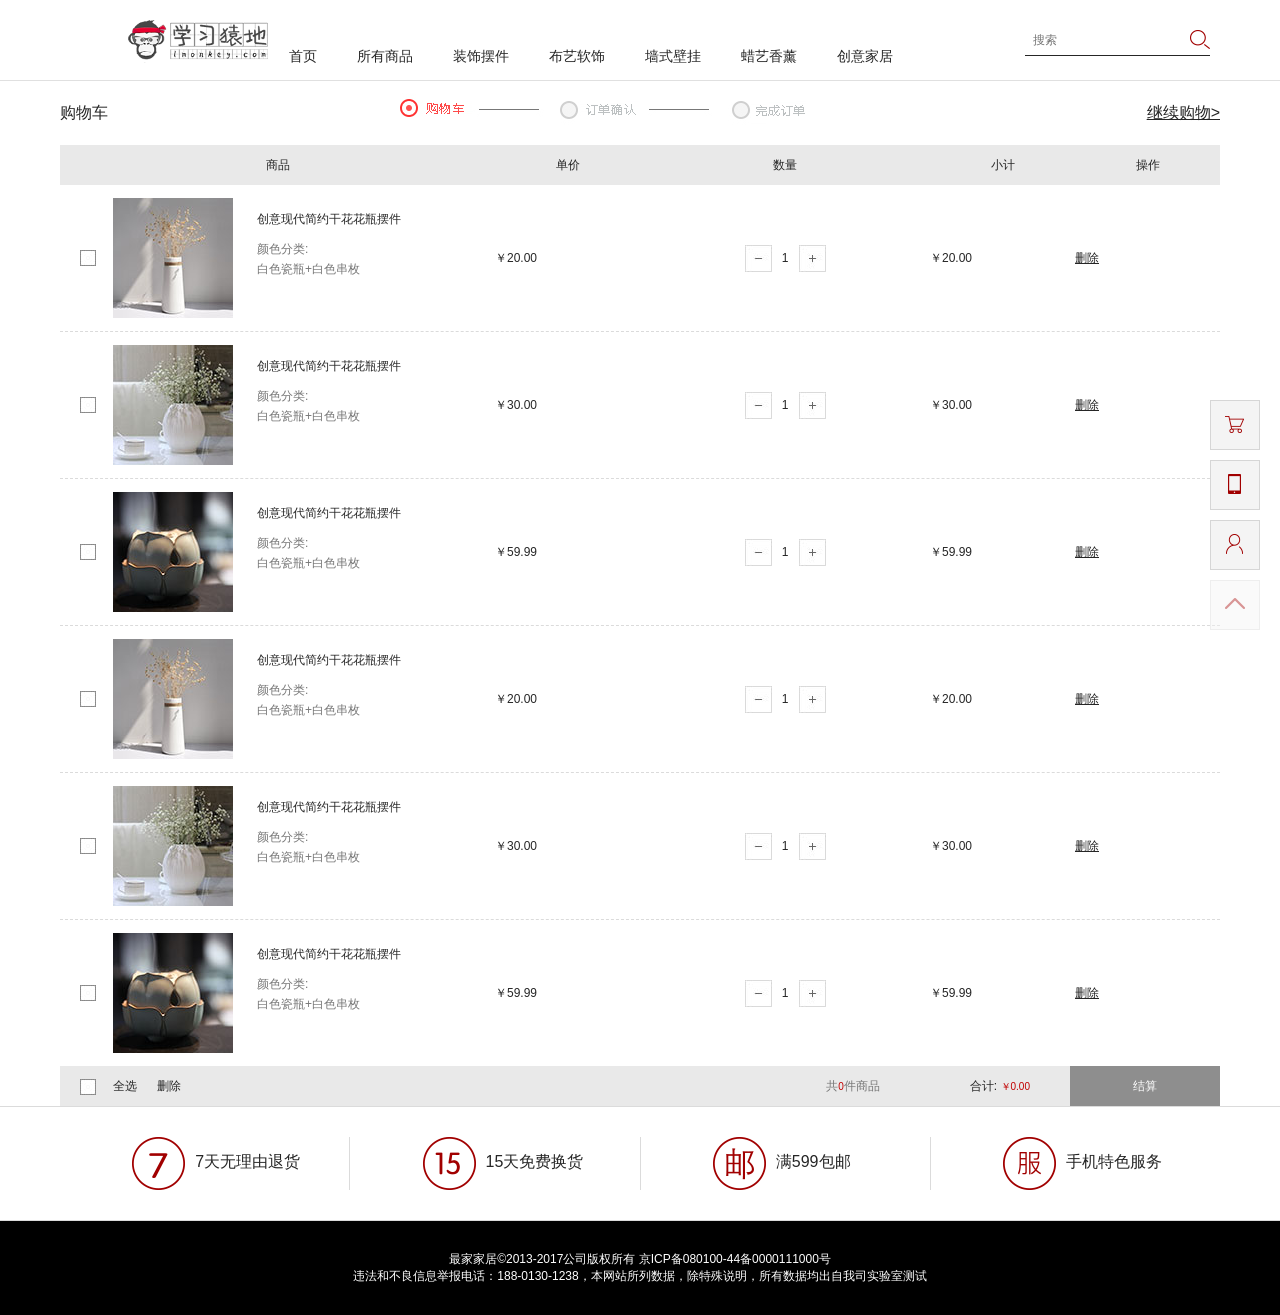
<file: web/cart.html>
<!DOCTYPE html>
<html>
<head lang="en">
    <meta charset="utf-8"/>
    <title>cart</title>
    <link rel="stylesheet" type="text/css" href="css/public.css"/>
    <link rel="stylesheet" type="text/css" href="css/proList.css"/>
</head>
<body><!--------------------------------------cart--------------------->
<div class="head ding">
    <div class="wrapper clearfix">
        <div class="clearfix" id="top"><h1 class="fl"><a href="index.html"><img src="img/logo.png"/></a></h1>
            <div class="fr clearfix" id="top1"><p class="fl"><a href="login.html" id="login">登录</a><a href="reg.html"
                                                                                                      id="reg">注册</a>
            </p>
                <form action="#" method="get" class="fl"><input type="text" placeholder="搜索"/><input type="button"/>
                </form>
                <div class="btn fl clearfix"><a href="mygxin.html"><img src="img/grzx.png"/></a><a href="#" class="er1"><img
                        src="img/ewm.png"/></a><a href="cart.html"><img src="img/gwc.png"/></a>
                    <p><a href="#"><img src="img/smewm.png"/></a></p></div>
            </div>
        </div>
        <ul class="clearfix" id="bott">
            <li><a href="index.html">首页</a></li>
            <li><a href="#">所有商品</a>
                <div class="sList">
                    <div class="wrapper  clearfix"><a href="paint.html">
                        <dl>
                            <dt><img src="img/nav1.jpg"/></dt>
                            <dd>浓情欧式</dd>
                        </dl>
                    </a><a href="paint.html">
                        <dl>
                            <dt><img src="img/nav2.jpg"/></dt>
                            <dd>浪漫美式</dd>
                        </dl>
                    </a><a href="paint.html">
                        <dl>
                            <dt><img src="img/nav3.jpg"/></dt>
                            <dd>雅致中式</dd>
                        </dl>
                    </a><a href="paint.html">
                        <dl>
                            <dt><img src="img/nav6.jpg"/></dt>
                            <dd>简约现代</dd>
                        </dl>
                    </a><a href="paint.html">
                        <dl>
                            <dt><img src="img/nav7.jpg"/></dt>
                            <dd>创意装饰</dd>
                        </dl>
                    </a></div>
                </div>
            </li>
            <li><a href="flowerDer.html">装饰摆件</a>
                <div class="sList2">
                    <div class="clearfix"><a href="proList.html">干花花艺</a><a href="vase_proList.html">花瓶花器</a></div>
                </div>
            </li>
            <li><a href="decoration.html">布艺软饰</a>
                <div class="sList2">
                    <div class="clearfix"><a href="zbproList.html">桌布罩件</a><a href="bzproList.html">抱枕靠垫</a></div>
                </div>
            </li>
            <li><a href="paint.html">墙式壁挂</a></li>
            <li><a href="perfume.html">蜡艺香薰</a></li>
            <li><a href="idea.html">创意家居</a></li>
        </ul>
    </div>
</div>
<div class="cart mt"><!-----------------logo------------------->
    <!--<div class="logo"><h1 class="wrapper clearfix"><a href="index.html"><img class="fl" src="img/temp/logo.png"></a><img class="top" src="img/temp/cartTop01.png"></h1></div>-->
    <!-----------------site------------------->
    <div class="site"><p class=" wrapper clearfix"><span class="fl">购物车</span><img class="top"
                                                                                   src="img/temp/cartTop01.png"><a
            href="index.html" class="fr">继续购物&gt;</a></p></div><!-----------------table------------------->
    <div class="table wrapper">
        <div class="tr">
            <div>商品</div>
            <div>单价</div>
            <div>数量</div>
            <div>小计</div>
            <div>操作</div>
        </div>
        <div class="th">
            <div class="pro clearfix"><label class="fl"><input type="checkbox"/><span></span></label><a class="fl"
                                                                                                        href="#">
                <dl class="clearfix">
                    <dt class="fl"><img src="img/temp/cart01.jpg"></dt>
                    <dd class="fl"><p>创意现代简约干花花瓶摆件</p>
                        <p>颜色分类:</p>
                        <p>白色瓷瓶+白色串枚</p></dd>
                </dl>
            </a></div>
            <div class="price">￥20.00</div>
            <div class="number"><p class="num clearfix"><img class="fl sub" src="img/temp/sub.jpg"><span
                    class="fl">1</span><img class="fl add" src="img/temp/add.jpg"></p></div>
            <div class="price sAll">￥20.00</div>
            <div class="price"><a class="del" href="#2">删除</a></div>
        </div>
        <div class="th">
            <div class="pro clearfix"><label class="fl"><input type="checkbox"/><span></span></label><a class="fl"
                                                                                                        href="#">
                <dl class="clearfix">
                    <dt class="fl"><img src="img/temp/cart02.jpg"></dt>
                    <dd class="fl"><p>创意现代简约干花花瓶摆件</p>
                        <p>颜色分类:</p>
                        <p>白色瓷瓶+白色串枚</p></dd>
                </dl>
            </a></div>
            <div class="price">￥30.00</div>
            <div class="number"><p class="num clearfix"><img class="fl sub" src="img/temp/sub.jpg"><span
                    class="fl">1</span><img class="fl add" src="img/temp/add.jpg"></p></div>
            <div class="price sAll">￥30.00</div>
            <div class="price"><a class="del" href="#2">删除</a></div>
        </div>
        <div class="th">
            <div class="pro clearfix"><label class="fl"><input type="checkbox"/><span></span></label><a class="fl"
                                                                                                        href="#">
                <dl class="clearfix">
                    <dt class="fl"><img src="img/temp/cart03.jpg"></dt>
                    <dd class="fl"><p>创意现代简约干花花瓶摆件</p>
                        <p>颜色分类:</p>
                        <p>白色瓷瓶+白色串枚</p></dd>
                </dl>
            </a></div>
            <div class="price">￥59.99</div>
            <div class="number"><p class="num clearfix"><img class="fl sub" src="img/temp/sub.jpg"><span
                    class="fl">1</span><img class="fl add" src="img/temp/add.jpg"></p></div>
            <div class="price sAll">￥59.99</div>
            <div class="price"><a class="del" href="#2">删除</a></div>
        </div>
        <div class="th">
            <div class="pro clearfix"><label class="fl"><input type="checkbox"/><span></span></label><a class="fl"
                                                                                                        href="#">
                <dl class="clearfix">
                    <dt class="fl"><img src="img/temp/cart01.jpg"></dt>
                    <dd class="fl"><p>创意现代简约干花花瓶摆件</p>
                        <p>颜色分类:</p>
                        <p>白色瓷瓶+白色串枚</p></dd>
                </dl>
            </a></div>
            <div class="price">￥20.00</div>
            <div class="number"><p class="num clearfix"><img class="fl sub" src="img/temp/sub.jpg"><span
                    class="fl">1</span><img class="fl add" src="img/temp/add.jpg"></p></div>
            <div class="price sAll">￥20.00</div>
            <div class="price"><a class="del" href="#2">删除</a></div>
        </div>
        <div class="th">
            <div class="pro clearfix"><label class="fl"><input type="checkbox"/><span></span></label><a class="fl"
                                                                                                        href="#">
                <dl class="clearfix">
                    <dt class="fl"><img src="img/temp/cart02.jpg"></dt>
                    <dd class="fl"><p>创意现代简约干花花瓶摆件</p>
                        <p>颜色分类:</p>
                        <p>白色瓷瓶+白色串枚</p></dd>
                </dl>
            </a></div>
            <div class="price">￥30.00</div>
            <div class="number"><p class="num clearfix"><img class="fl sub" src="img/temp/sub.jpg"><span
                    class="fl">1</span><img class="fl add" src="img/temp/add.jpg"></p></div>
            <div class="price sAll">￥30.00</div>
            <div class="price"><a class="del" href="#2">删除</a></div>
        </div>
        <div class="th">
            <div class="pro clearfix"><label class="fl"><input type="checkbox"/><span></span></label><a class="fl"
                                                                                                        href="#">
                <dl class="clearfix">
                    <dt class="fl"><img src="img/temp/cart03.jpg"></dt>
                    <dd class="fl"><p>创意现代简约干花花瓶摆件</p>
                        <p>颜色分类:</p>
                        <p>白色瓷瓶+白色串枚</p></dd>
                </dl>
            </a></div>
            <div class="price">￥59.99</div>
            <div class="number"><p class="num clearfix"><img class="fl sub" src="img/temp/sub.jpg"><span
                    class="fl">1</span><img class="fl add" src="img/temp/add.jpg"></p></div>
            <div class="price sAll">￥59.99</div>
            <div class="price"><a class="del" href="#2">删除</a></div>
        </div>
        <div class="goOn">空空如也~<a href="index.html">去逛逛</a></div>
        <div class="tr clearfix"><label class="fl"><input class="checkAll" type="checkbox"/><span></span></label>
            <p class="fl"><a href="#">全选</a><a href="#" class="del">删除</a></p>
            <p class="fr"><span>共<small id="sl">0</small>件商品</span><span>合计:&nbsp;<small id="all">￥0.00</small></span><a
                    href="order.html" class="count">结算</a></p></div>
    </div>
</div>
<div class="mask"></div>
<div class="tipDel"><p>确定要删除该商品吗？</p>
    <p class="clearfix"><a class="fl cer" href="#">确定</a><a class="fr cancel" href="#">取消</a></p></div><!--返回顶部-->
<div class="gotop"><a href="cart.html">
    <dl>
        <dt><img src="img/gt1.png"/></dt>
        <dd>去购<br/>物车</dd>
    </dl>
</a><a href="#" class="dh">
    <dl>
        <dt><img src="img/gt2.png"/></dt>
        <dd>联系<br/>客服</dd>
    </dl>
</a><a href="mygxin.html">
    <dl>
        <dt><img src="img/gt3.png"/></dt>
        <dd>个人<br/>中心</dd>
    </dl>
</a><a href="#" class="toptop" style="display: none;">
    <dl>
        <dt><img src="img/gt4.png"/></dt>
        <dd>返回<br/>顶部</dd>
    </dl>
</a>
    <p>400-800-8200</p></div><!--footer-->
<div class="footer">
    <div class="top">
        <div class="wrapper">
            <div class="clearfix"><a href="#2" class="fl"><img src="img/foot1.png"/></a><span class="fl">7天无理由退货</span>
            </div>
            <div class="clearfix"><a href="#2" class="fl"><img src="img/foot2.png"/></a><span class="fl">15天免费换货</span>
            </div>
            <div class="clearfix"><a href="#2" class="fl"><img src="img/foot3.png"/></a><span class="fl">满599包邮</span>
            </div>
            <div class="clearfix"><a href="#2" class="fl"><img src="img/foot4.png"/></a><span class="fl">手机特色服务</span>
            </div>
        </div>
    </div>
    <p class="dibu">最家家居&copy;2013-2017公司版权所有 京ICP备080100-44备0000111000号<br/>
        违法和不良信息举报电话：188-0130-1238，本网站所列数据，除特殊说明，所有数据均出自我司实验室测试</p></div><!----------------mask------------------->
<div class="mask"></div><!-------------------mask内容------------------->
<div class="proDets"><img class="off" src="img/temp/off.jpg"/>
    <div class="proCon clearfix">
        <div class="proImg fr"><img class="list" src="img/temp/proDet.jpg"/>
            <div class="smallImg clearfix"><img src="img/temp/proDet01.jpg" data-src="img/temp/proDet01_big.jpg"><img
                    src="img/temp/proDet02.jpg" data-src="img/temp/proDet02_big.jpg"><img src="img/temp/proDet03.jpg"
                                                                                          data-src="img/temp/proDet03_big.jpg"><img
                    src="img/temp/proDet04.jpg" data-src="img/temp/proDet04_big.jpg"></div>
        </div>
        <div class="fl">
            <div class="proIntro change"><p>颜色分类</p>
                <div class="smallImg clearfix"><p class="fl on"><img src="img/temp/prosmall01.jpg" alt="白瓷花瓶+20支快乐花"
                                                                     data-src="img/temp/proBig01.jpg"></p>
                    <p class="fl"><img src="img/temp/prosmall02.jpg" alt="白瓷花瓶+20支兔尾巴草"
                                       data-src="img/temp/proBig02.jpg"></p>
                    <p class="fl"><img src="img/temp/prosmall03.jpg" alt="20支快乐花" data-src="img/temp/proBig03.jpg"></p>
                    <p class="fl"><img src="img/temp/prosmall04.jpg" alt="20支兔尾巴草" data-src="img/temp/proBig04.jpg"></p>
                </div>
            </div>
            <div class="changeBtn clearfix"><a href="#2" class="fl"><p class="buy">确认</p></a><a href="#2" class="fr"><p
                    class="cart">取消</p></a></div>
        </div>
    </div>
</div>
<div class="pleaseC"><p>请选择宝贝</p><img class="off" src="img/temp/off.jpg"/></div>
<script src="js/jquery-1.12.4.min.js" type="text/javascript" charset="utf-8"></script>
<script src="js/public.js" type="text/javascript" charset="utf-8"></script>
<script src="js/pro.js" type="text/javascript" charset="utf-8"></script>
<script src="js/cart.js" type="text/javascript" charset="utf-8"></script>
</body>
</html>
</file>
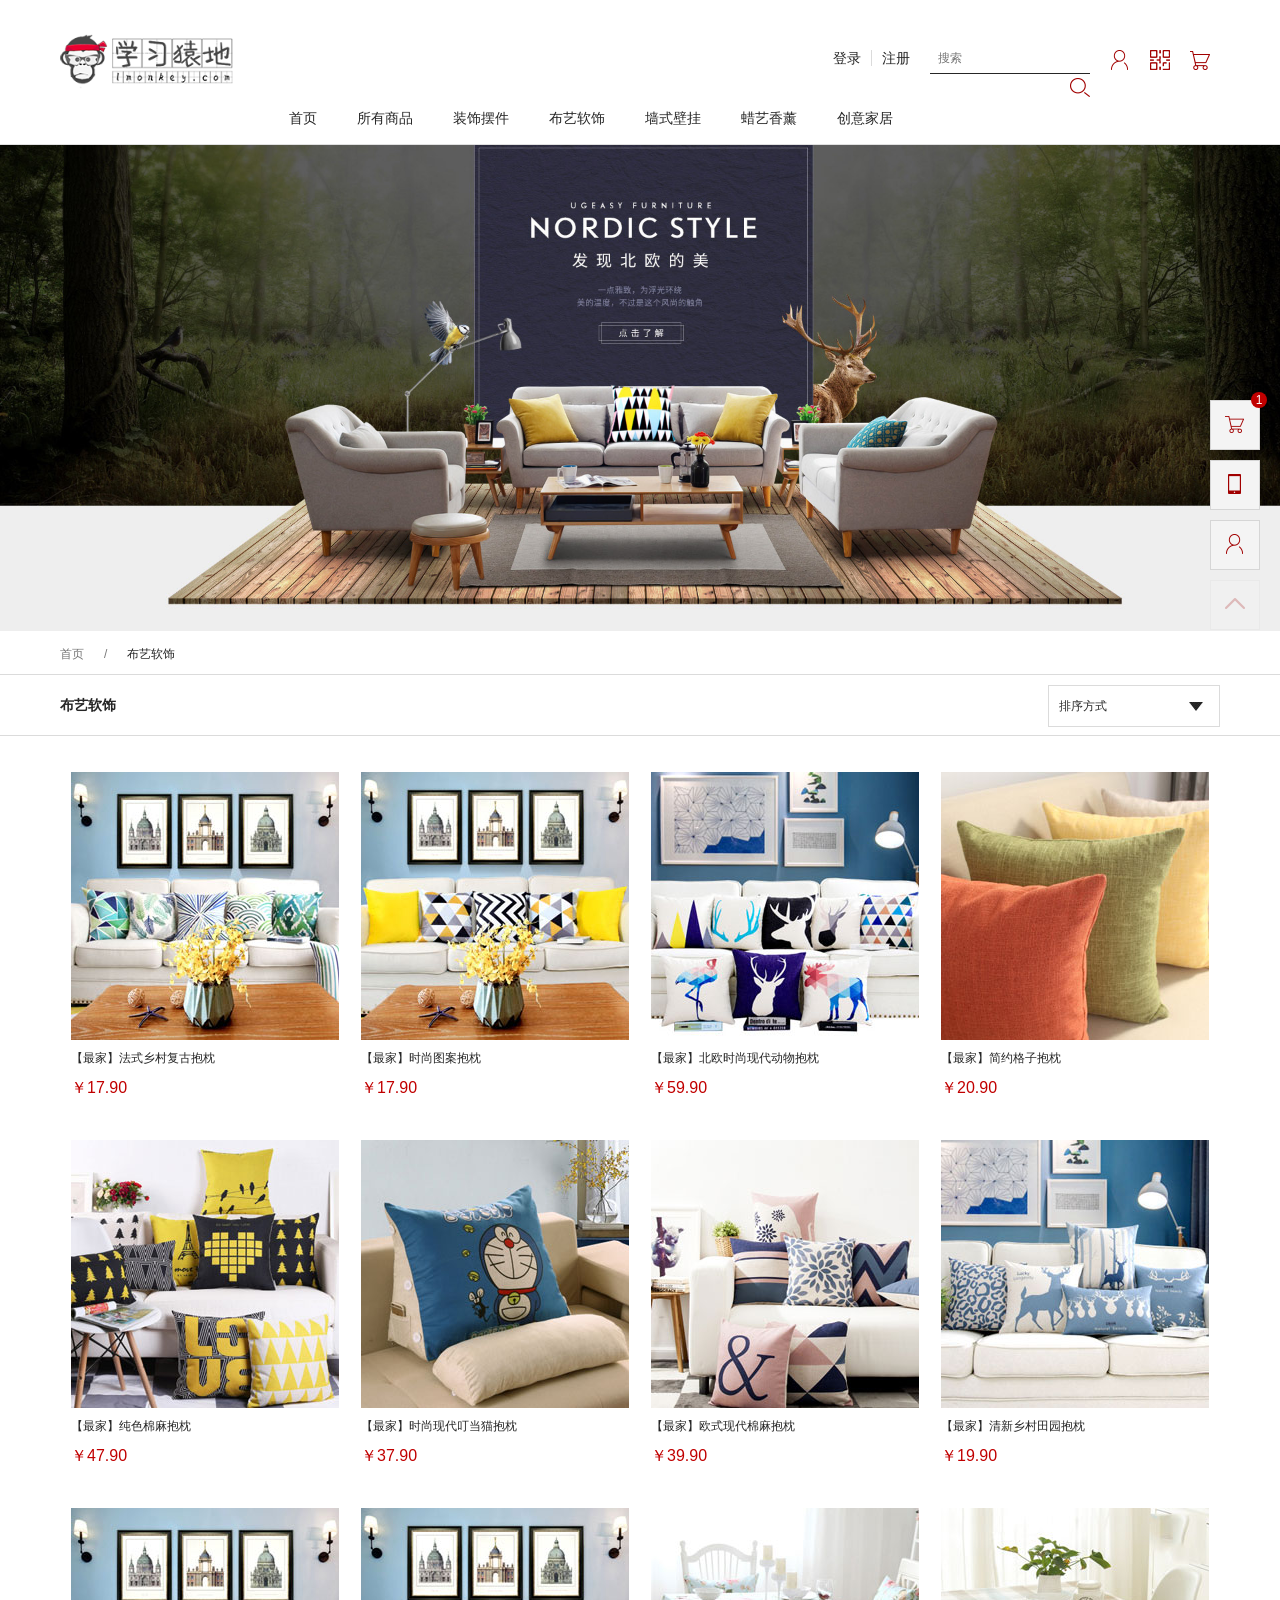
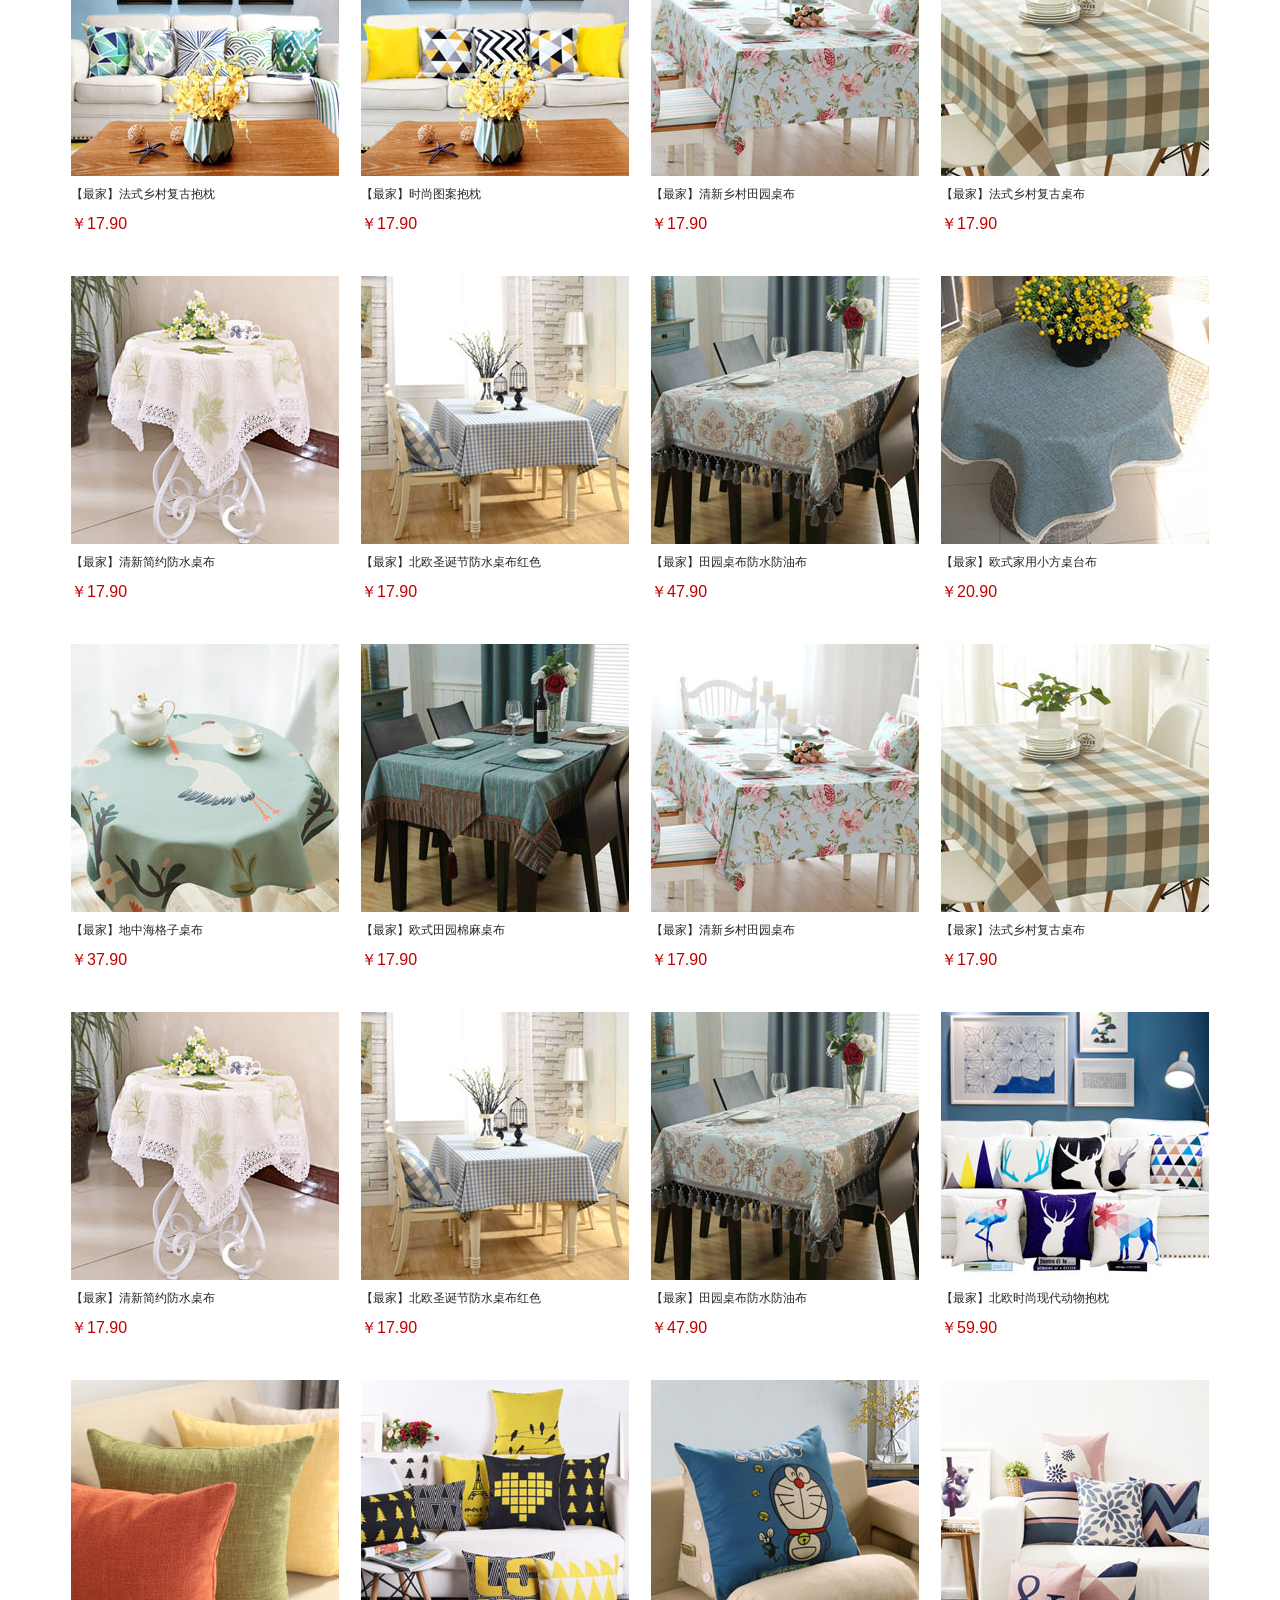
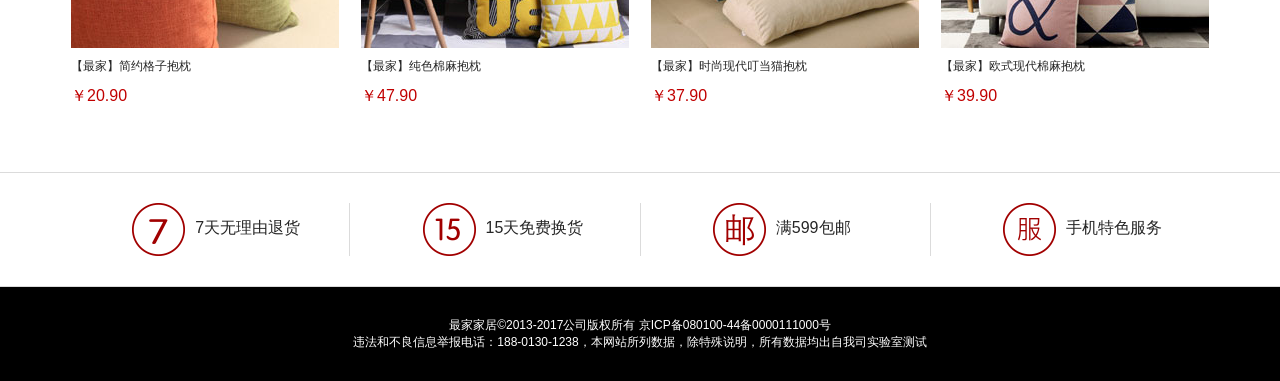
<file: web/decoration.html>
<!DOCTYPE html>
<html>
<head lang="en">
    <meta charset="utf-8"/>
    <title>布艺软饰</title>
    <link rel="stylesheet" type="text/css" href="css/public.css"/>
    <link rel="stylesheet" type="text/css" href="css/proList.css"/>
</head>
<body><!------------------------------head------------------------------>
<div class="head">
    <div class="wrapper clearfix">
        <div class="clearfix" id="top"><h1 class="fl"><a href="index.html"><img src="img/logo.png"/></a></h1>
            <div class="fr clearfix" id="top1"><p class="fl"><a href="login.html" id="login">登录</a><a href="reg.html"
                                                                                                      id="reg">注册</a>
            </p>
                <form action="#" method="get" class="fl"><input type="text" placeholder="搜索"/><input type="button"/>
                </form>
                <div class="btn fl clearfix"><a href="mygxin.html"><img src="img/grzx.png"/></a><a href="#" class="er1"><img
                        src="img/ewm.png"/></a><a href="cart.html"><img src="img/gwc.png"/></a>
                    <p><a href="#"><img src="img/smewm.png"/></a></p></div>
            </div>
        </div>
        <ul class="clearfix" id="bott">
            <li><a href="index.html">首页</a></li>
            <li><a href="#">所有商品</a>
                <div class="sList">
                    <div class="wrapper  clearfix"><a href="paint.html">
                        <dl>
                            <dt><img src="img/nav1.jpg"/></dt>
                            <dd>浓情欧式</dd>
                        </dl>
                    </a><a href="paint.html">
                        <dl>
                            <dt><img src="img/nav2.jpg"/></dt>
                            <dd>浪漫美式</dd>
                        </dl>
                    </a><a href="paint.html">
                        <dl>
                            <dt><img src="img/nav3.jpg"/></dt>
                            <dd>雅致中式</dd>
                        </dl>
                    </a><a href="paint.html">
                        <dl>
                            <dt><img src="img/nav6.jpg"/></dt>
                            <dd>简约现代</dd>
                        </dl>
                    </a><a href="paint.html">
                        <dl>
                            <dt><img src="img/nav7.jpg"/></dt>
                            <dd>创意装饰</dd>
                        </dl>
                    </a></div>
                </div>
            </li>
            <li><a href="flowerDer.html">装饰摆件</a>
                <div class="sList2">
                    <div class="clearfix"><a href="proList.html">干花花艺</a><a href="vase_proList.html">花瓶花器</a></div>
                </div>
            </li>
            <li><a href="decoration.html">布艺软饰</a>
                <div class="sList2">
                    <div class="clearfix"><a href="zbproList.html">桌布罩件</a><a href="bzproList.html">抱枕靠垫</a></div>
                </div>
            </li>
            <li><a href="paint.html">墙式壁挂</a></li>
            <li><a href="perfume.html">蜡艺香薰</a></li>
            <li><a href="idea.html">创意家居</a></li>
        </ul>
    </div>
</div><!------------------------------banner------------------------------>
<div class="banner"><a href="#"><img src="img/temp/bzbig.jpg"/></a></div>
<!-----------------address------------------------------->
<div class="address">
    <div class="wrapper clearfix"><a href="index.html">首页</a><span>/</span><a href="decoration.html" class="on">布艺软饰</a>
    </div>
</div><!-------------------current---------------------->
<div class="current">
    <div class="wrapper clearfix"><h3 class="fl">布艺软饰</h3>
        <div class="fr choice"><p class="default">排序方式</p>
            <ul class="select">
                <li>新品上市</li>
                <li>销量从高到低</li>
                <li>销量从低到高</li>
                <li>价格从高到低</li>
                <li>价格从低到高</li>
            </ul>
        </div>
    </div>
</div><!----------------proList------------------------->
<ul class="proList wrapper clearfix">
    <li><a href="proDetail.html">
        <dl>
            <dt><img src="img/temp/bz07.jpg"></dt>
            <dd>【最家】法式乡村复古抱枕</dd>
            <dd>￥17.90</dd>
        </dl>
    </a></li>
    <li><a href="proDetail.html">
        <dl>
            <dt><img src="img/temp/bz06.jpg"></dt>
            <dd>【最家】时尚图案抱枕</dd>
            <dd>￥17.90</dd>
        </dl>
    </a></li>
    <li><a href="proDetail.html">
        <dl>
            <dt><img src="img/temp/bz05.jpg"></dt>
            <dd>【最家】北欧时尚现代动物抱枕</dd>
            <dd>￥59.90</dd>
        </dl>
    </a></li>
    <li><a href="proDetail.html">
        <dl>
            <dt><img src="img/temp/bz04.jpg"></dt>
            <dd>【最家】简约格子抱枕</dd>
            <dd>￥20.90</dd>
        </dl>
    </a></li>
    <li>
        <dl>
            <dt><img src="img/temp/bz03.jpg"></dt>
            <dd>【最家】纯色棉麻抱枕</dd>
            <dd>￥47.90</dd>
        </dl>
    </li>
    <li><a href="proDetail.html">
        <dl>
            <dt><img src="img/temp/bz02.jpg"></dt>
            <dd>【最家】时尚现代叮当猫抱枕</dd>
            <dd>￥37.90</dd>
        </dl>
    </a></li>
    <li><a href="proDetail.html">
        <dl>
            <dt><img src="img/temp/bz01.jpg"></dt>
            <dd>【最家】欧式现代棉麻抱枕</dd>
            <dd>￥39.90</dd>
        </dl>
    </a></li>
    <li><a href="proDetail.html">
        <dl>
            <dt><img src="img/temp/bz08.jpg"></dt>
            <dd>【最家】清新乡村田园抱枕</dd>
            <dd>￥19.90</dd>
        </dl>
    </a></li>
    <li><a href="proDetail.html">
        <dl>
            <dt><img src="img/temp/bz07.jpg"></dt>
            <dd>【最家】法式乡村复古抱枕</dd>
            <dd>￥17.90</dd>
        </dl>
    </a></li>
    <li><a href="proDetail.html">
        <dl>
            <dt><img src="img/temp/bz06.jpg"></dt>
            <dd>【最家】时尚图案抱枕</dd>
            <dd>￥17.90</dd>
        </dl>
    </a></li>
    <li><a href="proDetail.html">
        <dl>
            <dt><img src="img/temp/zb08.jpg"></dt>
            <dd>【最家】清新乡村田园桌布</dd>
            <dd>￥17.90</dd>
        </dl>
    </a></li>
    <li><a href="proDetail.html">
        <dl>
            <dt><img src="img/temp/zb07.jpg"></dt>
            <dd>【最家】法式乡村复古桌布</dd>
            <dd>￥17.90</dd>
        </dl>
    </a></li>
    <li><a href="proDetail.html">
        <dl>
            <dt><img src="img/temp/zb06.jpg"></dt>
            <dd>【最家】清新简约防水桌布</dd>
            <dd>￥17.90</dd>
        </dl>
    </a></li>
    <li><a href="proDetail.html">
        <dl>
            <dt><img src="img/temp/zb05.jpg"></dt>
            <dd>【最家】北欧圣诞节防水桌布红色</dd>
            <dd>￥17.90</dd>
        </dl>
    </a></li>
    <li><a href="proDetail.html">
        <dl>
            <dt><img src="img/temp/zb04.jpg"></dt>
            <dd>【最家】田园桌布防水防油布</dd>
            <dd>￥47.90</dd>
        </dl>
    </a></li>
    <li><a href="proDetail.html">
        <dl>
            <dt><img src="img/temp/zb03.jpg"></dt>
            <dd>【最家】欧式家用小方桌台布</dd>
            <dd>￥20.90</dd>
        </dl>
    </a></li>
    <li><a href="proDetail.html">
        <dl>
            <dt><img src="img/temp/zb02.jpg"></dt>
            <dd>【最家】地中海格子桌布</dd>
            <dd>￥37.90</dd>
        </dl>
    </a></li>
    <li><a href="proDetail.html">
        <dl>
            <dt><img src="img/temp/zb01.jpg"></dt>
            <dd>【最家】欧式田园棉麻桌布</dd>
            <dd>￥17.90</dd>
        </dl>
    </a></li>
    <li><a href="proDetail.html">
        <dl>
            <dt><img src="img/temp/zb08.jpg"></dt>
            <dd>【最家】清新乡村田园桌布</dd>
            <dd>￥17.90</dd>
        </dl>
    </a></li>
    <li><a href="proDetail.html">
        <dl>
            <dt><img src="img/temp/zb07.jpg"></dt>
            <dd>【最家】法式乡村复古桌布</dd>
            <dd>￥17.90</dd>
        </dl>
    </a></li>
    <li><a href="proDetail.html">
        <dl>
            <dt><img src="img/temp/zb06.jpg"></dt>
            <dd>【最家】清新简约防水桌布</dd>
            <dd>￥17.90</dd>
        </dl>
    </a></li>
    <li><a href="proDetail.html">
        <dl>
            <dt><img src="img/temp/zb05.jpg"></dt>
            <dd>【最家】北欧圣诞节防水桌布红色</dd>
            <dd>￥17.90</dd>
        </dl>
    </a></li>
    <li><a href="proDetail.html">
        <dl>
            <dt><img src="img/temp/zb04.jpg"></dt>
            <dd>【最家】田园桌布防水防油布</dd>
            <dd>￥47.90</dd>
        </dl>
    </a></li>
    <li><a href="proDetail.html">
        <dl>
            <dt><img src="img/temp/bz05.jpg"></dt>
            <dd>【最家】北欧时尚现代动物抱枕</dd>
            <dd>￥59.90</dd>
        </dl>
    </a></li>
    <li><a href="proDetail.html">
        <dl>
            <dt><img src="img/temp/bz04.jpg"></dt>
            <dd>【最家】简约格子抱枕</dd>
            <dd>￥20.90</dd>
        </dl>
    </a></li>
    <li>
        <dl>
            <dt><img src="img/temp/bz03.jpg"></dt>
            <dd>【最家】纯色棉麻抱枕</dd>
            <dd>￥47.90</dd>
        </dl>
    </li>
    <li><a href="proDetail.html">
        <dl>
            <dt><img src="img/temp/bz02.jpg"></dt>
            <dd>【最家】时尚现代叮当猫抱枕</dd>
            <dd>￥37.90</dd>
        </dl>
    </a></li>
    <li><a href="proDetail.html">
        <dl>
            <dt><img src="img/temp/bz01.jpg"></dt>
            <dd>【最家】欧式现代棉麻抱枕</dd>
            <dd>￥39.90</dd>
        </dl>
    </a></li>
</ul><!----------------mask------------------->
<div class="mask"></div><!-------------------mask内容------------------->
<div class="proDets"><img class="off" src="img/temp/off.jpg"/>
    <div class="tit clearfix"><h4 class="fl">【最家】非洲菊仿真花干花</h4><span class="fr">￥17.90</span></div>
    <div class="proCon clearfix">
        <div class="proImg fl"><img class="list" src="img/temp/proDet.jpg"/>
            <div class="smallImg clearfix"><img src="img/temp/proDet01.jpg" data-src="img/temp/proDet01_big.jpg"><img
                    src="img/temp/proDet02.jpg" data-src="img/temp/proDet02_big.jpg"><img src="img/temp/proDet03.jpg"
                                                                                          data-src="img/temp/proDet03_big.jpg"><img
                    src="img/temp/proDet04.jpg" data-src="img/temp/proDet04_big.jpg"></div>
        </div>
        <div class="fr">
            <div class="proIntro"><p>颜色分类</p>
                <div class="smallImg clearfix categ"><p class="fl"><img src="img/temp/prosmall01.jpg" alt="白瓷花瓶+20支快乐花"
                                                                        data-src="img/temp/proBig01.jpg"></p>
                    <p class="fl"><img src="img/temp/prosmall02.jpg" alt="白瓷花瓶+20支兔尾巴草"
                                       data-src="img/temp/proBig02.jpg"></p>
                    <p class="fl"><img src="img/temp/prosmall03.jpg" alt="20支快乐花" data-src="img/temp/proBig03.jpg"></p>
                    <p class="fl"><img src="img/temp/prosmall04.jpg" alt="20支兔尾巴草" data-src="img/temp/proBig04.jpg"></p>
                </div>
                <p>数量</p>
                <div class="num clearfix"><img class="fl sub" src="img/temp/sub.jpg"><span class="fl"
                                                                                           contentEditable="true">1</span><img
                        class="fl add" src="img/temp/add.jpg">
                    <p class="please fl">请选择商品属性!</p></div>
            </div>
            <div class="btns clearfix"><a href="#2"><p class="buy fl">立即购买</p></a><a href="#2"><p class="cart fr">
                加入购物车</p></a></div>
        </div>
    </div>
    <a class="more" href="proDetail.html">查看更多细节</a></div><!--返回顶部-->
<div class="gotop"><a href="cart.html">
    <dl class="goCart">
        <dt><img src="img/gt1.png"/></dt>
        <dd>去购<br/>物车</dd>
        <span>1</span></dl>
</a><a href="#" class="dh">
    <dl>
        <dt><img src="img/gt2.png"/></dt>
        <dd>联系<br/>客服</dd>
    </dl>
</a><a href="mygxin.html">
    <dl>
        <dt><img src="img/gt3.png"/></dt>
        <dd>个人<br/>中心</dd>
    </dl>
</a><a href="#" class="toptop" style="display: none;">
    <dl>
        <dt><img src="img/gt4.png"/></dt>
        <dd>返回<br/>顶部</dd>
    </dl>
</a>
    <p>400-800-8200</p></div>
<div class="msk"></div><!--footer-->
<div class="footer">
    <div class="top">
        <div class="wrapper">
            <div class="clearfix"><a href="#2" class="fl"><img src="img/foot1.png"/></a><span class="fl">7天无理由退货</span>
            </div>
            <div class="clearfix"><a href="#2" class="fl"><img src="img/foot2.png"/></a><span class="fl">15天免费换货</span>
            </div>
            <div class="clearfix"><a href="#2" class="fl"><img src="img/foot3.png"/></a><span class="fl">满599包邮</span>
            </div>
            <div class="clearfix"><a href="#2" class="fl"><img src="img/foot4.png"/></a><span class="fl">手机特色服务</span>
            </div>
        </div>
    </div>
    <p class="dibu">最家家居&copy;2013-2017公司版权所有 京ICP备080100-44备0000111000号<br/>
        违法和不良信息举报电话：188-0130-1238，本网站所列数据，除特殊说明，所有数据均出自我司实验室测试</p></div>
<script src="js/jquery-1.12.4.min.js" type="text/javascript" charset="utf-8"></script>
<script src="js/public.js" type="text/javascript" charset="utf-8"></script>
<script src="js/nav.js" type="text/javascript" charset="utf-8"></script>
<script src="js/pro.js" type="text/javascript" charset="utf-8"></script>
<script src="js/cart.js" type="text/javascript" charset="utf-8"></script>
</body>
</html>
</file>
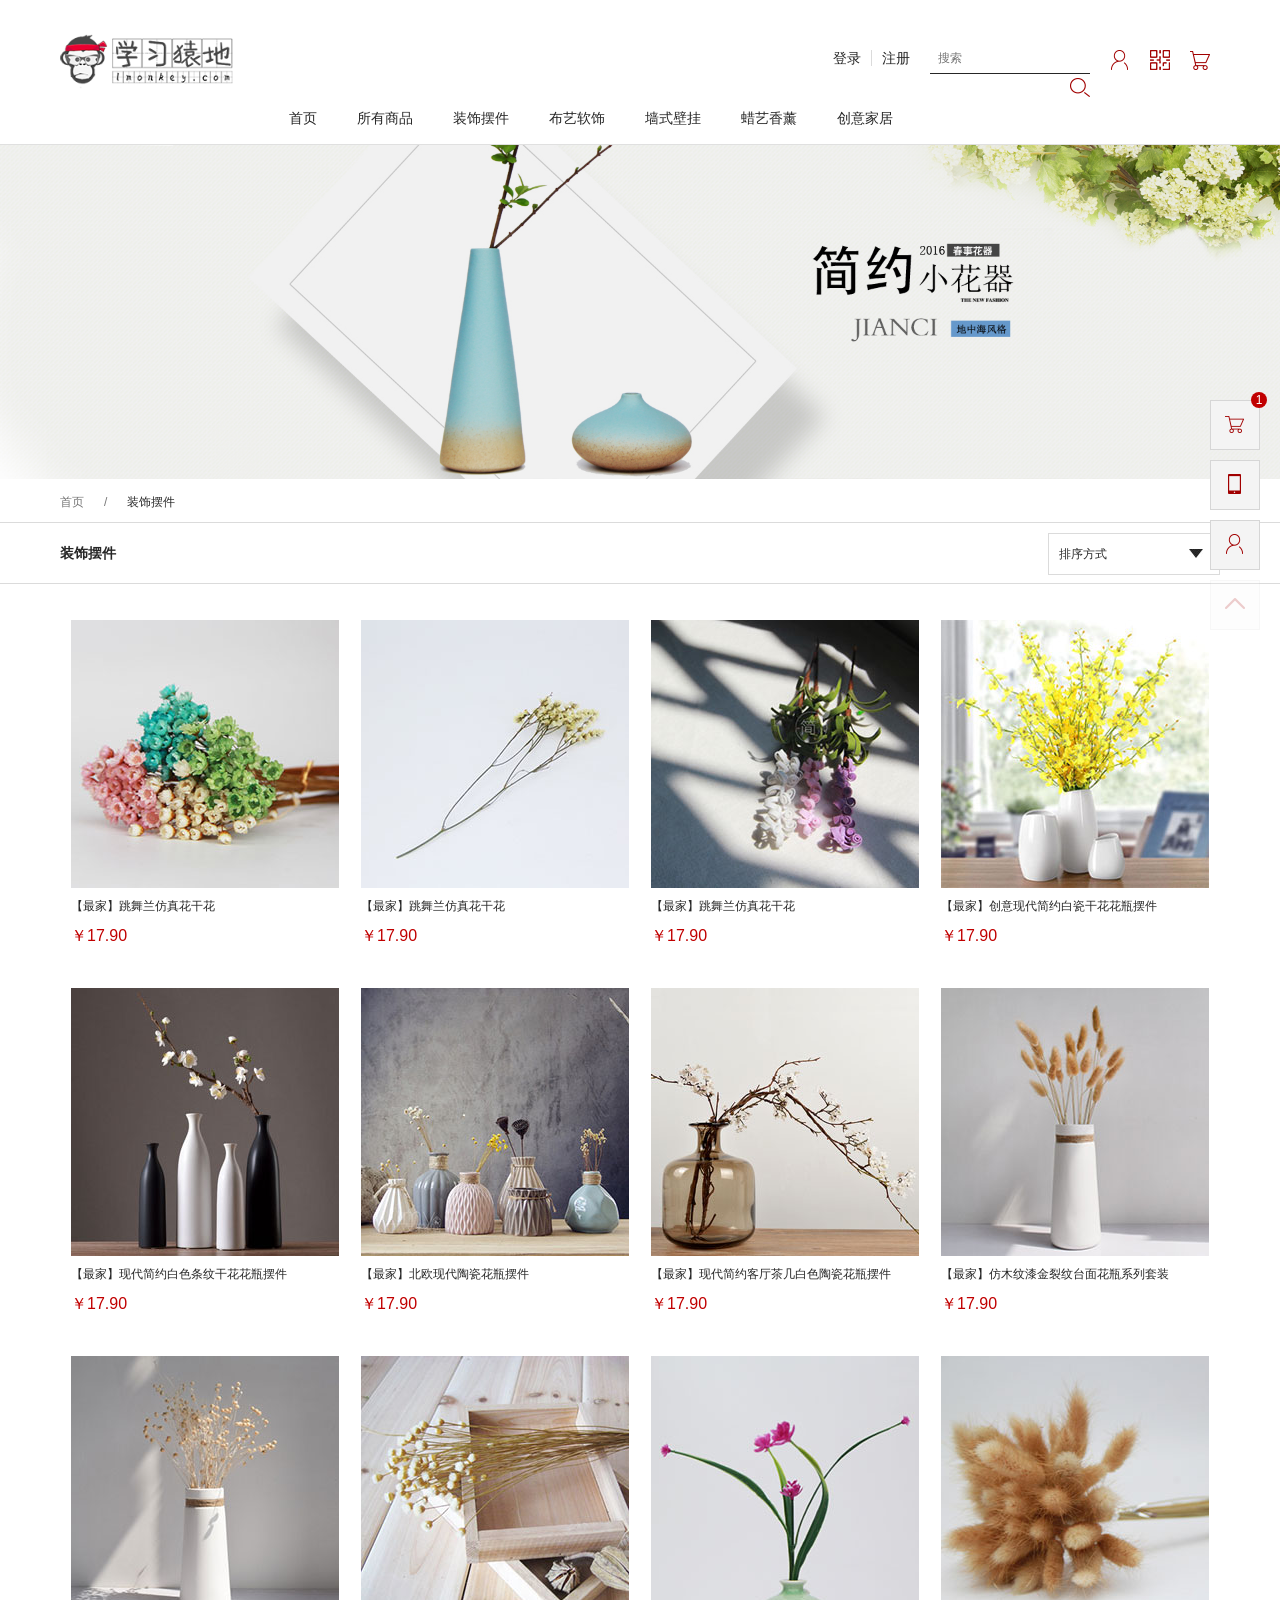
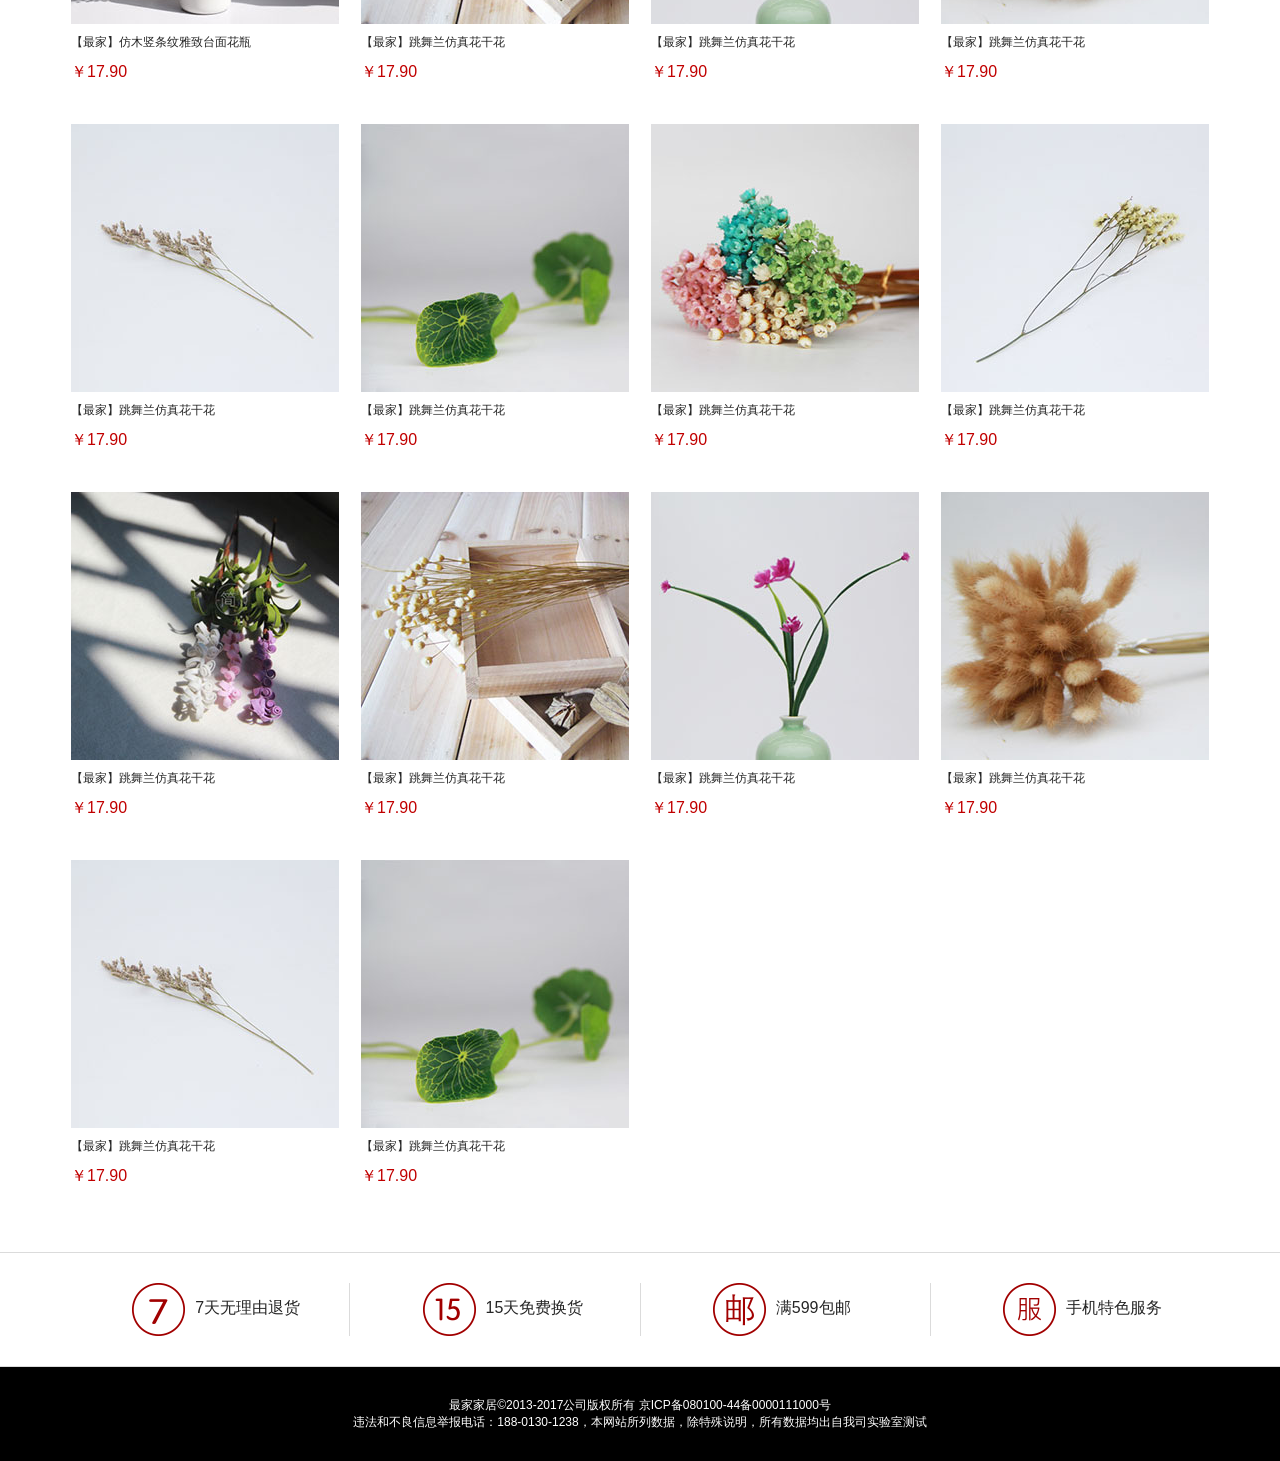
<file: web/flowerDer.html>
<!DOCTYPE html>
<html>
<head lang="en">
    <meta charset="utf-8"/>
    <title>布艺软饰</title>
    <link rel="stylesheet" type="text/css" href="css/public.css"/>
    <link rel="stylesheet" type="text/css" href="css/proList.css"/>
</head>
<body><!------------------------------head------------------------------>
<div class="head">
    <div class="wrapper clearfix">
        <div class="clearfix" id="top"><h1 class="fl"><a href="index.html"><img src="img/logo.png"/></a></h1>
            <div class="fr clearfix" id="top1"><p class="fl"><a href="#" id="login">登录</a><a href="#" id="reg">注册</a>
            </p>
                <form action="#" method="get" class="fl"><input type="text" placeholder="搜索"/><input type="button"/>
                </form>
                <div class="btn fl clearfix"><a href="mygxin.html"><img src="img/grzx.png"/></a><a href="#" class="er1"><img
                        src="img/ewm.png"/></a><a href="cart.html"><img src="img/gwc.png"/></a>
                    <p><a href="#"><img src="img/smewm.png"/></a></p></div>
            </div>
        </div>
        <ul class="clearfix" id="bott">
            <li><a href="index.html">首页</a></li>
            <li><a href="#">所有商品</a>
                <div class="sList">
                    <div class="wrapper  clearfix"><a href="paint.html">
                        <dl>
                            <dt><img src="img/nav1.jpg"/></dt>
                            <dd>浓情欧式</dd>
                        </dl>
                    </a><a href="paint.html">
                        <dl>
                            <dt><img src="img/nav2.jpg"/></dt>
                            <dd>浪漫美式</dd>
                        </dl>
                    </a><a href="paint.html">
                        <dl>
                            <dt><img src="img/nav3.jpg"/></dt>
                            <dd>雅致中式</dd>
                        </dl>
                    </a><a href="paint.html">
                        <dl>
                            <dt><img src="img/nav6.jpg"/></dt>
                            <dd>简约现代</dd>
                        </dl>
                    </a><a href="paint.html">
                        <dl>
                            <dt><img src="img/nav7.jpg"/></dt>
                            <dd>创意装饰</dd>
                        </dl>
                    </a></div>
                </div>
            </li>
            <li><a href="flowerDer.html">装饰摆件</a>
                <div class="sList2">
                    <div class="clearfix"><a href="proList.html">干花花艺</a><a href="vase_proList.html">花瓶花器</a></div>
                </div>
            </li>
            <li><a href="decoration.html">布艺软饰</a>
                <div class="sList2">
                    <div class="clearfix"><a href="zbproList.html">桌布罩件</a><a href="bzproList.html">抱枕靠垫</a></div>
                </div>
            </li>
            <li><a href="paint.html">墙式壁挂</a></li>
            <li><a href="perfume.html">蜡艺香薰</a></li>
            <li><a href="idea.html">创意家居</a></li>
        </ul>
    </div>
</div><!------------------------------banner------------------------------>
<div class="banner"><a href="#"><img src="img/temp/banner1.jpg"/></a></div>
<!-----------------address------------------------------->
<div class="address">
    <div class="wrapper clearfix"><a href="index.html">首页</a><span>/</span><a href="flowerDer.html" class="on">装饰摆件</a>
    </div>
</div><!-------------------current---------------------->
<div class="current">
    <div class="wrapper clearfix"><h3 class="fl">装饰摆件</h3>
        <div class="fr choice"><p class="default">排序方式</p>
            <ul class="select">
                <li>新品上市</li>
                <li>销量从高到低</li>
                <li>销量从低到高</li>
                <li>价格从高到低</li>
                <li>价格从低到高</li>
            </ul>
        </div>
    </div>
</div><!----------------proList------------------------->
<ul class="proList wrapper clearfix">
    <li><a href="proDetail.html">
        <dl>
            <dt><img src="img/temp/pro01.jpg"></dt>
            <dd>【最家】跳舞兰仿真花干花</dd>
            <dd>￥17.90</dd>
        </dl>
    </a></li>
    <li><a href="proDetail.html">
        <dl>
            <dt><img src="img/temp/pro02.jpg"></dt>
            <dd>【最家】跳舞兰仿真花干花</dd>
            <dd>￥17.90</dd>
        </dl>
    </a></li>
    <li><a href="proDetail.html">
        <dl>
            <dt><img src="img/temp/pro03.jpg"></dt>
            <dd>【最家】跳舞兰仿真花干花</dd>
            <dd>￥17.90</dd>
        </dl>
    </a></li>
    <li><a href="proDetail.html">
        <dl>
            <dt><img src="img/temp/vase01.jpg"></dt>
            <dd>【最家】创意现代简约白瓷干花花瓶摆件</dd>
            <dd>￥17.90</dd>
        </dl>
    </a></li>
    <li><a href="proDetail.html">
        <dl>
            <dt><img src="img/temp/vase02.jpg"></dt>
            <dd>【最家】现代简约白色条纹干花花瓶摆件</dd>
            <dd>￥17.90</dd>
        </dl>
    </a></li>
    <li><a href="proDetail.html">
        <dl>
            <dt><img src="img/temp/vase03.jpg"></dt>
            <dd>【最家】北欧现代陶瓷花瓶摆件</dd>
            <dd>￥17.90</dd>
        </dl>
    </a></li>
    <li><a href="proDetail.html">
        <dl>
            <dt><img src="img/temp/vase04.jpg"></dt>
            <dd>【最家】现代简约客厅茶几白色陶瓷花瓶摆件</dd>
            <dd>￥17.90</dd>
        </dl>
    </a></li>
    <li><a href="proDetail.html">
        <dl>
            <dt><img src="img/temp/vase05.jpg"></dt>
            <dd>【最家】仿木纹漆金裂纹台面花瓶系列套装</dd>
            <dd>￥17.90</dd>
        </dl>
    </a></li>
    <li><a href="proDetail.html">
        <dl>
            <dt><img src="img/temp/vase06.jpg"></dt>
            <dd>【最家】仿木竖条纹雅致台面花瓶</dd>
            <dd>￥17.90</dd>
        </dl>
    </a></li>
    <li><a href="proDetail.html">
        <dl>
            <dt><img src="img/temp/pro04.jpg"></dt>
            <dd>【最家】跳舞兰仿真花干花</dd>
            <dd>￥17.90</dd>
        </dl>
    </a></li>
    <li><a href="proDetail.html">
        <dl>
            <dt><img src="img/temp/pro05.jpg"></dt>
            <dd>【最家】跳舞兰仿真花干花</dd>
            <dd>￥17.90</dd>
        </dl>
    </a></li>
    <li><a href="proDetail.html">
        <dl>
            <dt><img src="img/temp/pro06.jpg"></dt>
            <dd>【最家】跳舞兰仿真花干花</dd>
            <dd>￥17.90</dd>
        </dl>
    </a></li>
    <li><a href="proDetail.html">
        <dl>
            <dt><img src="img/temp/pro07.jpg"></dt>
            <dd>【最家】跳舞兰仿真花干花</dd>
            <dd>￥17.90</dd>
        </dl>
    </a></li>
    <li><a href="proDetail.html">
        <dl>
            <dt><img src="img/temp/pro08.jpg"></dt>
            <dd>【最家】跳舞兰仿真花干花</dd>
            <dd>￥17.90</dd>
        </dl>
    </a></li>
    <li><a href="proDetail.html">
        <dl>
            <dt><img src="img/temp/pro01.jpg"></dt>
            <dd>【最家】跳舞兰仿真花干花</dd>
            <dd>￥17.90</dd>
        </dl>
    </a></li>
    <li><a href="proDetail.html">
        <dl>
            <dt><img src="img/temp/pro02.jpg"></dt>
            <dd>【最家】跳舞兰仿真花干花</dd>
            <dd>￥17.90</dd>
        </dl>
    </a></li>
    <li><a href="proDetail.html">
        <dl>
            <dt><img src="img/temp/pro03.jpg"></dt>
            <dd>【最家】跳舞兰仿真花干花</dd>
            <dd>￥17.90</dd>
        </dl>
    </a></li>
    <li><a href="proDetail.html">
        <dl>
            <dt><img src="img/temp/pro04.jpg"></dt>
            <dd>【最家】跳舞兰仿真花干花</dd>
            <dd>￥17.90</dd>
        </dl>
    </a></li>
    <li><a href="proDetail.html">
        <dl>
            <dt><img src="img/temp/pro05.jpg"></dt>
            <dd>【最家】跳舞兰仿真花干花</dd>
            <dd>￥17.90</dd>
        </dl>
    </a></li>
    <li><a href="proDetail.html">
        <dl>
            <dt><img src="img/temp/pro06.jpg"></dt>
            <dd>【最家】跳舞兰仿真花干花</dd>
            <dd>￥17.90</dd>
        </dl>
    </a></li>
    <li><a href="proDetail.html">
        <dl>
            <dt><img src="img/temp/pro07.jpg"></dt>
            <dd>【最家】跳舞兰仿真花干花</dd>
            <dd>￥17.90</dd>
        </dl>
    </a></li>
    <li><a href="proDetail.html">
        <dl>
            <dt><img src="img/temp/pro08.jpg"></dt>
            <dd>【最家】跳舞兰仿真花干花</dd>
            <dd>￥17.90</dd>
        </dl>
    </a></li>
</ul><!----------------mask------------------->
<div class="mask"></div><!-------------------mask内容------------------->
<div class="proDets"><img class="off" src="img/temp/off.jpg"/>
    <div class="tit clearfix"><h4 class="fl">【最家】非洲菊仿真花干花</h4><span class="fr">￥17.90</span></div>
    <div class="proCon clearfix">
        <div class="proImg fl"><img class="list" src="img/temp/proDet.jpg"/>
            <div class="smallImg clearfix"><img src="img/temp/proDet01.jpg" data-src="img/temp/proDet01_big.jpg"><img
                    src="img/temp/proDet02.jpg" data-src="img/temp/proDet02_big.jpg"><img src="img/temp/proDet03.jpg"
                                                                                          data-src="img/temp/proDet03_big.jpg"><img
                    src="img/temp/proDet04.jpg" data-src="img/temp/proDet04_big.jpg"></div>
        </div>
        <div class="fr">
            <div class="proIntro"><p>颜色分类</p>
                <div class="smallImg clearfix categ"><p class="fl"><img src="img/temp/prosmall01.jpg" alt="白瓷花瓶+20支快乐花"
                                                                        data-src="img/temp/proBig01.jpg"></p>
                    <p class="fl"><img src="img/temp/prosmall02.jpg" alt="白瓷花瓶+20支兔尾巴草"
                                       data-src="img/temp/proBig02.jpg"></p>
                    <p class="fl"><img src="img/temp/prosmall03.jpg" alt="20支快乐花" data-src="img/temp/proBig03.jpg"></p>
                    <p class="fl"><img src="img/temp/prosmall04.jpg" alt="20支兔尾巴草" data-src="img/temp/proBig04.jpg"></p>
                </div>
                <p>数量</p>
                <div class="num clearfix"><img class="fl sub" src="img/temp/sub.jpg"><span class="fl"
                                                                                           contentEditable="true">1</span><img
                        class="fl add" src="img/temp/add.jpg">
                    <p class="please fl">请选择商品属性!</p></div>
            </div>
            <div class="btns clearfix"><a href="#2"><p class="buy fl">立即购买</p></a><a href="#2"><p class="cart fr">
                加入购物车</p></a></div>
        </div>
    </div>
    <a class="more" href="proDetail.html">查看更多细节</a></div><!--返回顶部-->
<div class="gotop"><a href="cart.html">
    <dl class="goCart">
        <dt><img src="img/gt1.png"/></dt>
        <dd>去购<br/>物车</dd>
        <span>1</span></dl>
</a><a href="#" class="dh">
    <dl>
        <dt><img src="img/gt2.png"/></dt>
        <dd>联系<br/>客服</dd>
    </dl>
</a><a href="mygxin.html">
    <dl>
        <dt><img src="img/gt3.png"/></dt>
        <dd>个人<br/>中心</dd>
    </dl>
</a><a href="#" class="toptop" style="display: none;">
    <dl>
        <dt><img src="img/gt4.png"/></dt>
        <dd>返回<br/>顶部</dd>
    </dl>
</a>
    <p>400-800-8200</p></div>
<div class="msk"></div><!--footer-->
<div class="footer">
    <div class="top">
        <div class="wrapper">
            <div class="clearfix"><a href="#2" class="fl"><img src="img/foot1.png"/></a><span class="fl">7天无理由退货</span>
            </div>
            <div class="clearfix"><a href="#2" class="fl"><img src="img/foot2.png"/></a><span class="fl">15天免费换货</span>
            </div>
            <div class="clearfix"><a href="#2" class="fl"><img src="img/foot3.png"/></a><span class="fl">满599包邮</span>
            </div>
            <div class="clearfix"><a href="#2" class="fl"><img src="img/foot4.png"/></a><span class="fl">手机特色服务</span>
            </div>
        </div>
    </div>
    <p class="dibu">最家家居&copy;2013-2017公司版权所有 京ICP备080100-44备0000111000号<br/>
        违法和不良信息举报电话：188-0130-1238，本网站所列数据，除特殊说明，所有数据均出自我司实验室测试</p></div>
<script src="js/jquery-1.12.4.min.js" type="text/javascript" charset="utf-8"></script>
<script src="js/public.js" type="text/javascript" charset="utf-8"></script>
<script src="js/nav.js" type="text/javascript" charset="utf-8"></script>
<script src="js/pro.js" type="text/javascript" charset="utf-8"></script>
<script src="js/cart.js" type="text/javascript" charset="utf-8"></script>
</body>
</html>
</file>
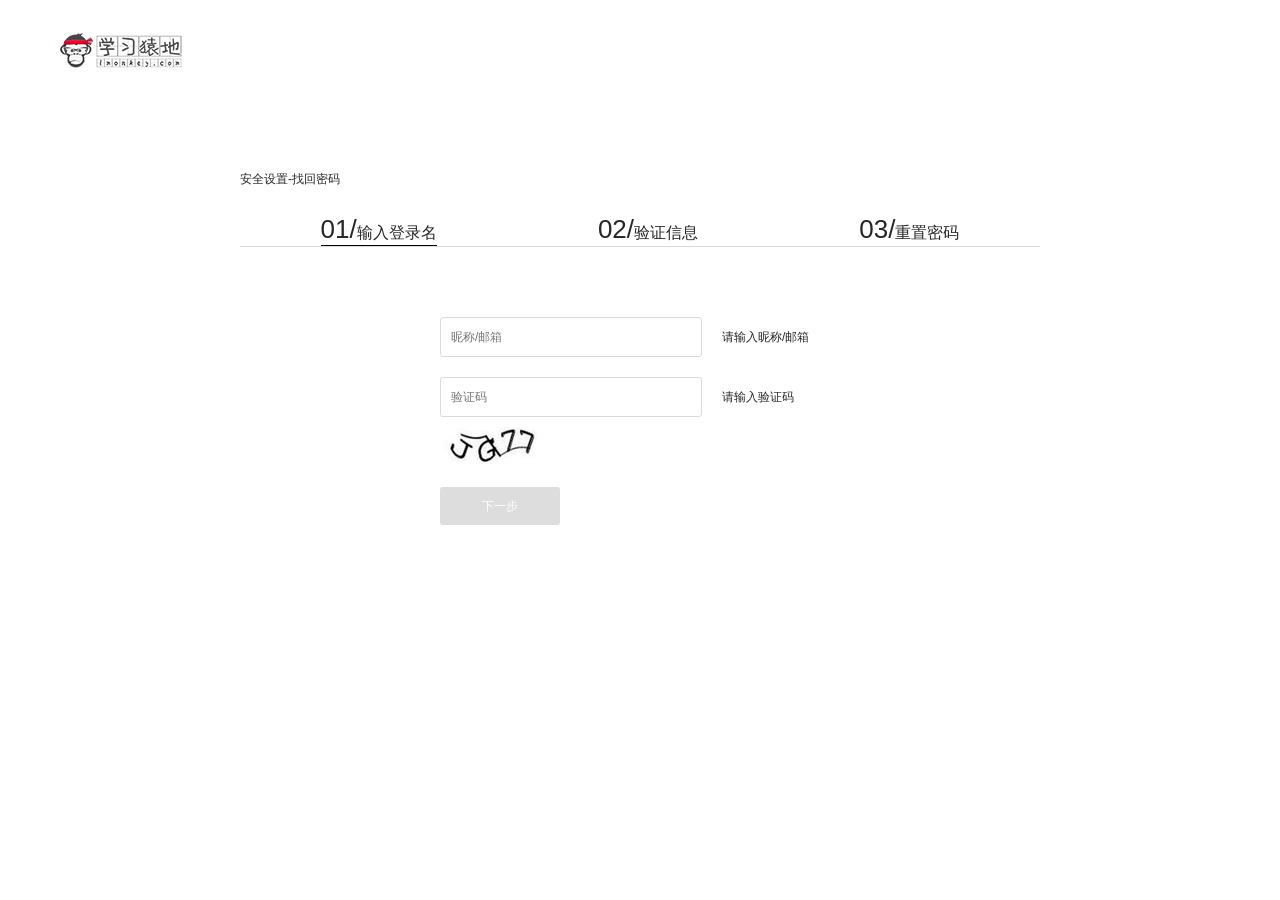
<file: web/forget.html>
<!DOCTYPE html>
<html>
<head lang="en">
    <meta charset="utf-8"/>
    <title>forget</title>
    <link rel="stylesheet" type="text/css" href="css/public.css"/>
    <link rel="stylesheet" type="text/css" href="css/proList.css"/>
    <link rel="stylesheet" type="text/css" href="css/forget.css"/>
</head>
<body><!----------------------------------------order------------------>
<div class="order cart"><!-----------------logo------------------->
    <div class="logo"><h1 class="wrapper clearfix"><a href="index.html"><img class="fl" src="img/temp/logo.png"></a>
    </h1></div>
    <div class="forCon"><p>安全设置-找回密码</p>
        <ul>
            <li class="on"><span>01/</span>输入登录名</li>
            <li><span>02/</span>验证信息</li>
            <li><span>03/</span>重置密码</li>
        </ul>
        <div class="formCon"><!--步骤1-->
            <form action="#" method="post" class="one"><input type="text" value=""
                                                              placeholder="昵称/邮箱"><label>请输入昵称/邮箱</label><br/><input
                    type="text" value="" placeholder="验证码"><label>请输入验证码</label><br/><img
                    src="img/temp/code.jpg"><br><input type="button" value="下一步" class="next"></form><!--步骤2-->
            <form action="#" method="post" class="two"><p>电子邮箱：<span>114081*****qq.com</span></p>
                <p class="tip">验证邮件已发往你的电子邮箱，请点击邮件中的链接完成验证</p><input type="button" value="去邮箱验证" class="next1"></form>
            <!--步骤3-->
            <form action="#" method="post" class="three"><label>新密码：</label><input type="text" value=""><br/><label>确认密码：</label><input
                    type="text" value=""><br/><input type="button" value="完成"></form>
        </div>
    </div>
</div>
<script src="js/jquery-1.12.4.min.js" type="text/javascript" charset="utf-8"></script>
<script src="js/public.js" type="text/javascript" charset="utf-8"></script>
<script src="js/pro.js" type="text/javascript" charset="utf-8"></script>
</body>
</html>
</file>
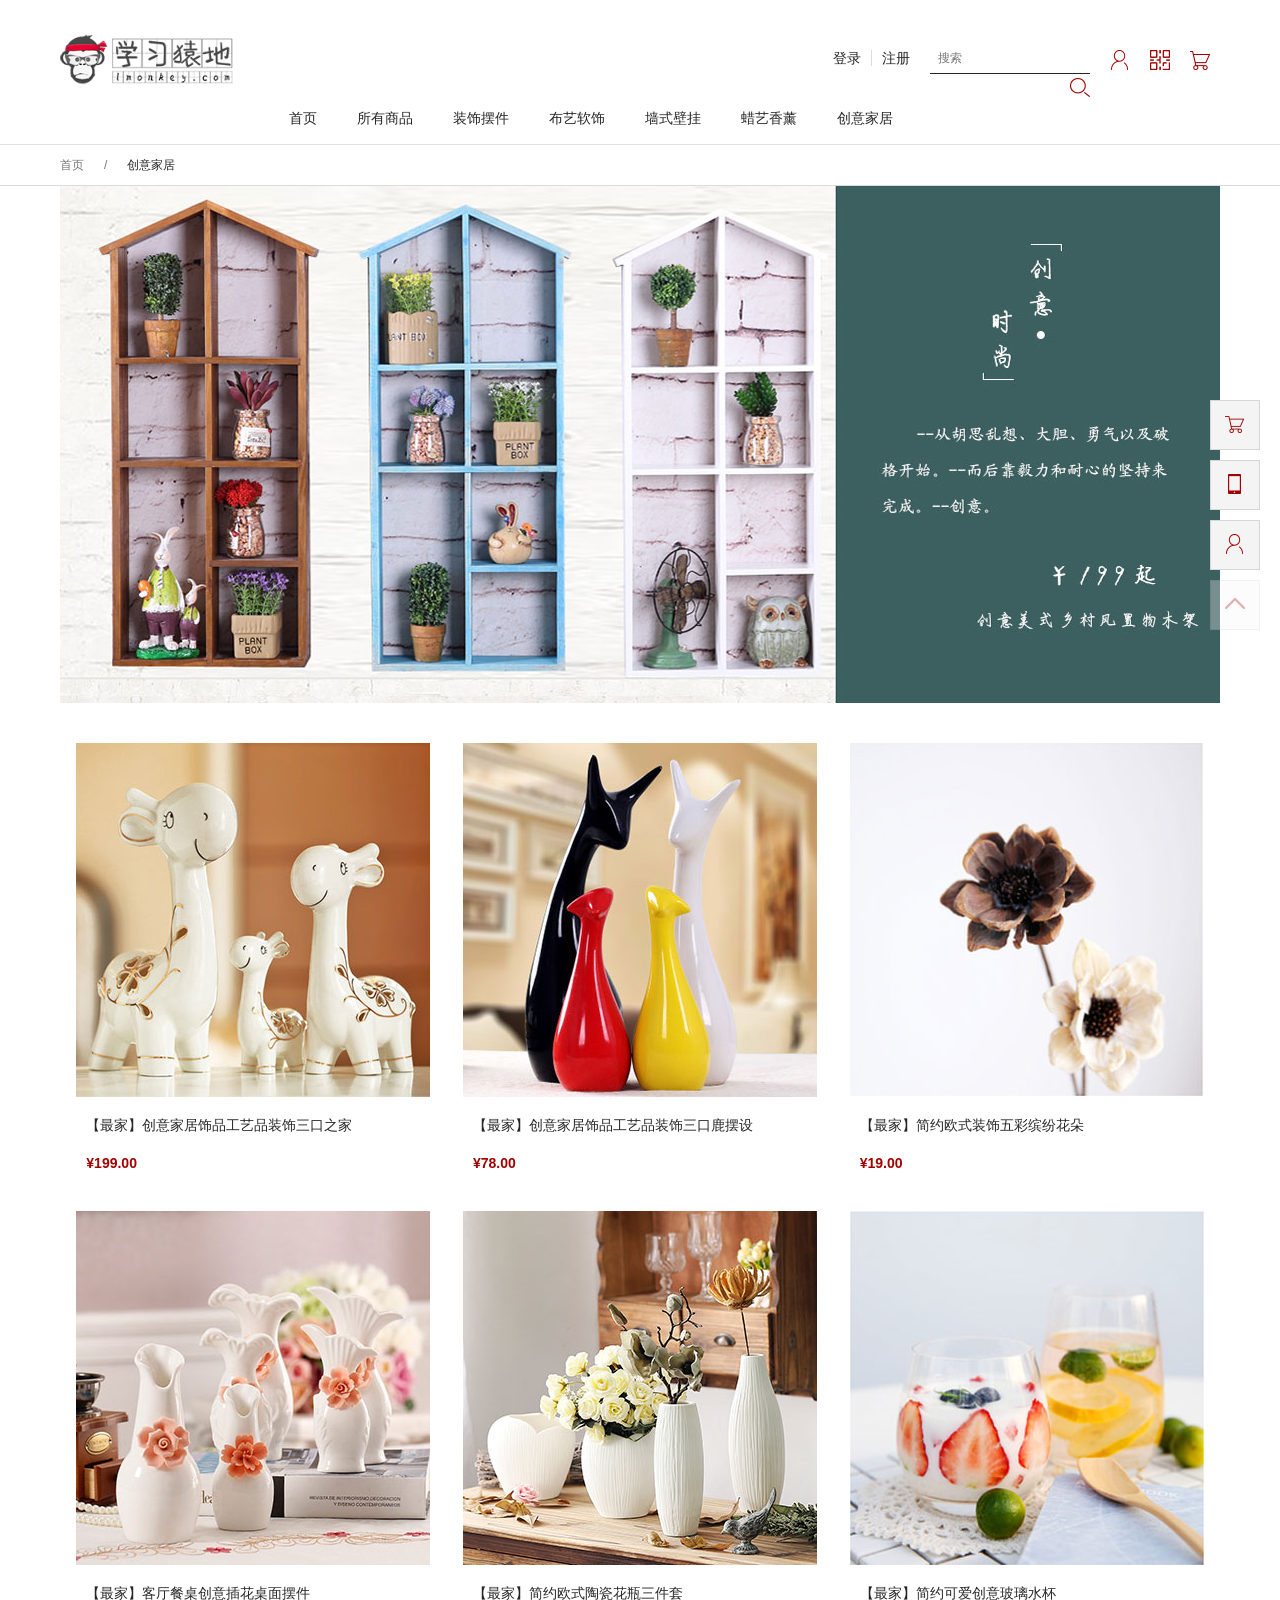
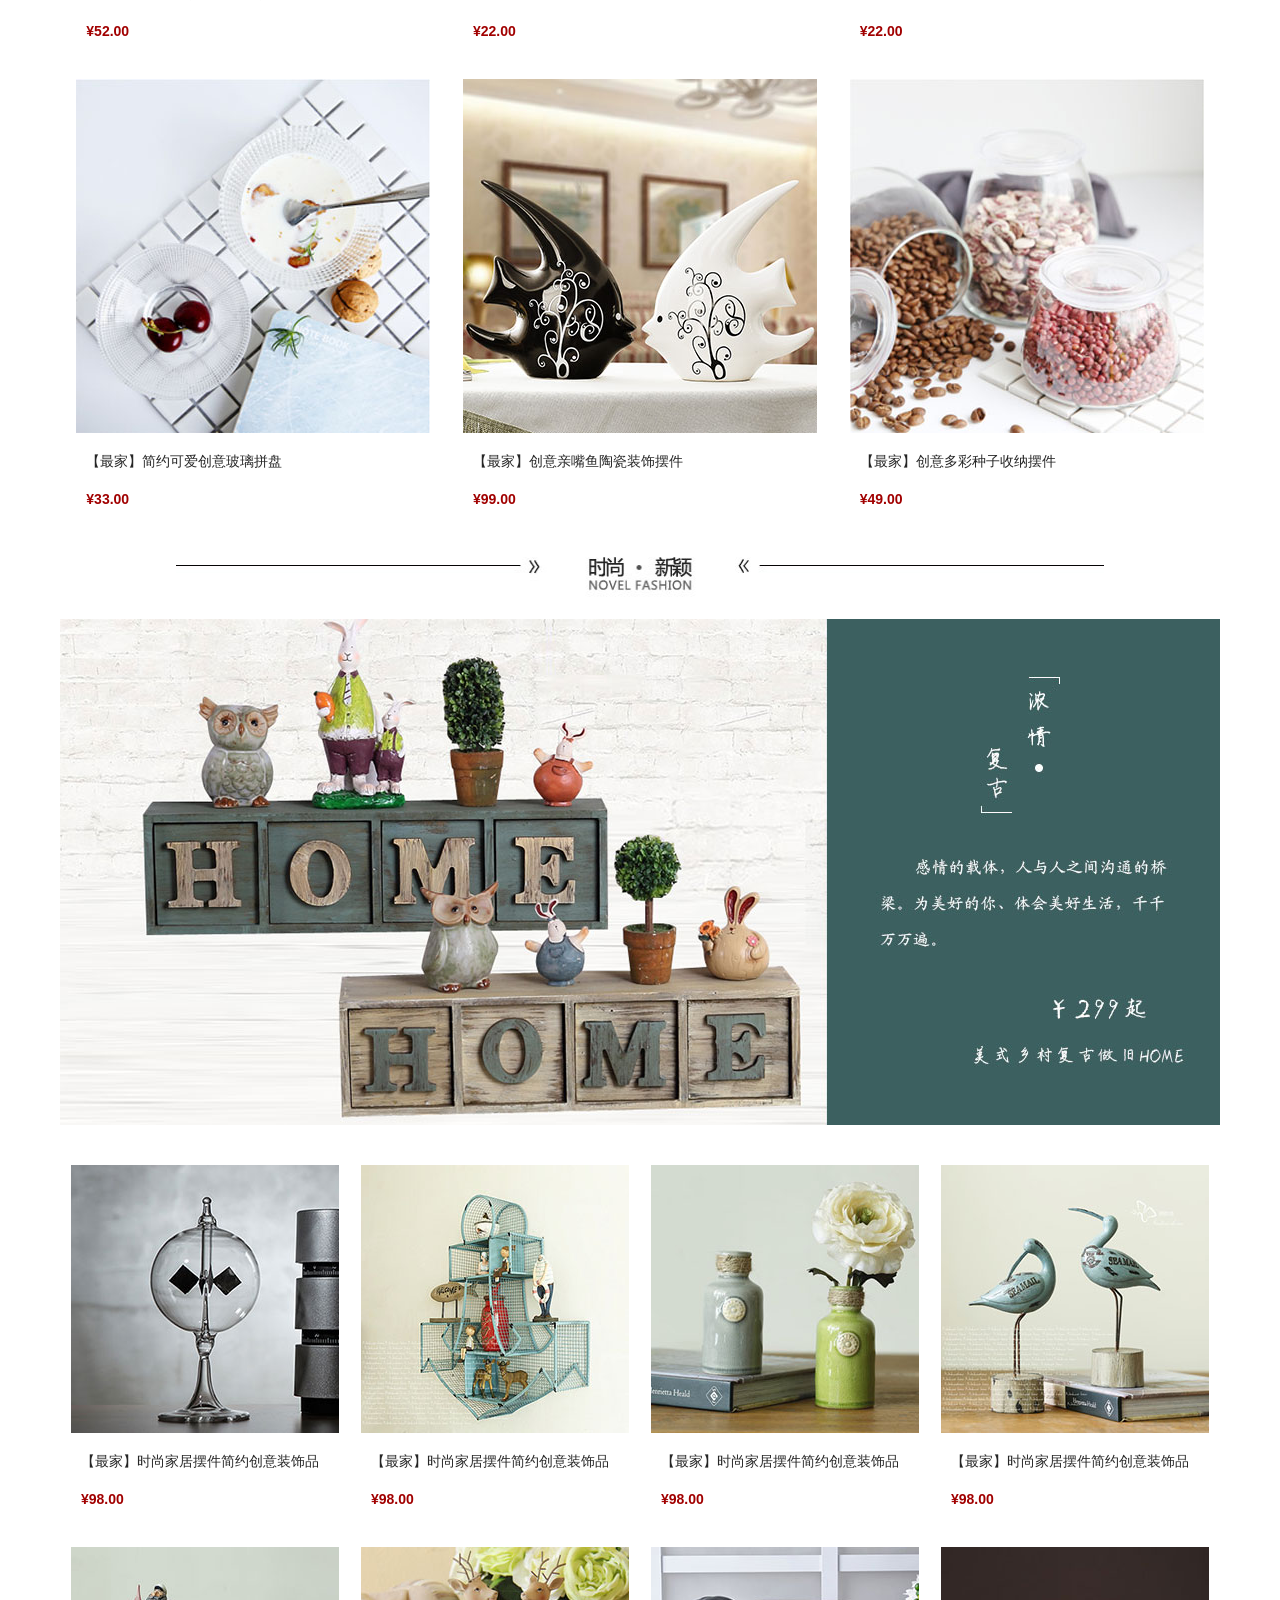
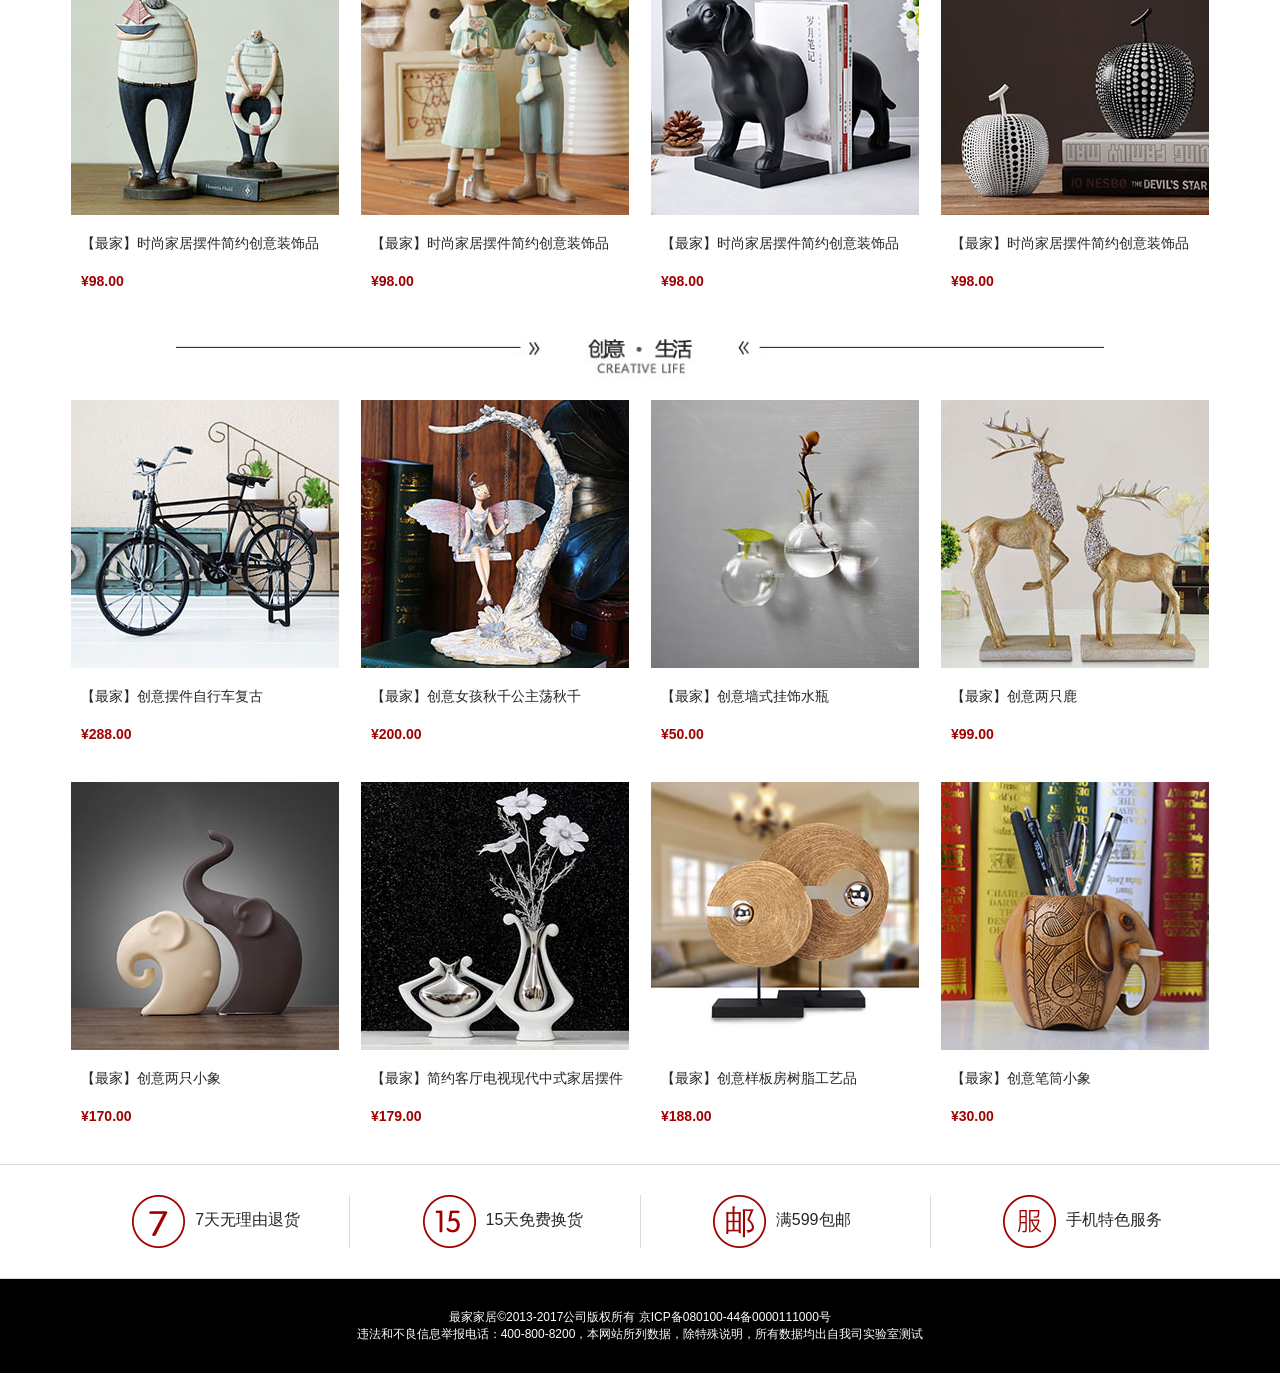
<file: web/idea.html>
<!DOCTYPE html>
<html>
<head lang="en">
    <meta charset="utf-8"/>
    <title>最家</title>
    <link rel="stylesheet" type="text/css" href="css/public.css"/>
    <link rel="stylesheet" type="text/css" href="css/idea.css"/>
</head>
<body><!------------------------------head------------------------------>
<div class="head">
    <div class="wrapper clearfix">
        <div class="clearfix" id="top"><h1 class="fl"><a href="index.html"><img src="img/logo.png"/></a></h1>
            <div class="fr clearfix" id="top1"><p class="fl"><a href="login.html" id="login">登录</a><a href="reg.html"
                                                                                                      id="reg">注册</a>
            </p>
                <form action="#" method="get" class="fl"><input type="text" placeholder="搜索"/><input type="button"/>
                </form>
                <div class="btn fl clearfix"><a href="mygxin.html"><img src="img/grzx.png"/></a><a href="#" class="er1"><img
                        src="img/ewm.png"/></a><a href="cart.html"><img src="img/gwc.png"/></a>
                    <p><a href="#"><img src="img/smewm.png"/></a></p></div>
            </div>
        </div>
        <ul class="clearfix" id="bott">
            <li><a href="index.html">首页</a></li>
            <li><a href="#">所有商品</a>
                <div class="sList">
                    <div class="wrapper  clearfix"><a href="paint.html">
                        <dl>
                            <dt><img src="img/nav1.jpg"/></dt>
                            <dd>浓情欧式</dd>
                        </dl>
                    </a><a href="paint.html">
                        <dl>
                            <dt><img src="img/nav2.jpg"/></dt>
                            <dd>浪漫美式</dd>
                        </dl>
                    </a><a href="paint.html">
                        <dl>
                            <dt><img src="img/nav3.jpg"/></dt>
                            <dd>雅致中式</dd>
                        </dl>
                    </a><a href="paint.html">
                        <dl>
                            <dt><img src="img/nav6.jpg"/></dt>
                            <dd>简约现代</dd>
                        </dl>
                    </a><a href="paint.html">
                        <dl>
                            <dt><img src="img/nav7.jpg"/></dt>
                            <dd>创意装饰</dd>
                        </dl>
                    </a></div>
                </div>
            </li>
            <li><a href="flowerDer.html">装饰摆件</a>
                <div class="sList2">
                    <div class="clearfix"><a href="proList.html">干花花艺</a><a href="vase_proList.html">花瓶花器</a></div>
                </div>
            </li>
            <li><a href="decoration.html">布艺软饰</a>
                <div class="sList2">
                    <div class="clearfix"><a href="zbproList.html">桌布罩件</a><a href="bzproList.html">抱枕靠垫</a></div>
                </div>
            </li>
            <li><a href="paint.html">墙式壁挂</a></li>
            <li><a href="perfume.html">蜡艺香薰</a></li>
            <li><a href="idea.html">创意家居</a></li>
        </ul>
    </div>
</div><!------------------------------idea------------------------------>
<div class="address">
    <div class="wrapper clearfix"><a href="index.html" class="fl">首页</a><span>/</span><a href="idea.html" class="on">创意家居</a>
    </div>
</div><!------------------------------imgList1------------------------------>
<div class="imgList1">
    <div class="wrapper">
        <div class="box1"><a href="proDetail.html" class="banner"><img src="img/idea1.jpg"/></a>
            <ul>
                <li><a href="proDetail.html">
                    <dl>
                        <dt><img src="img/idea2.jpg"/></dt>
                        <dd>【最家】创意家居饰品工艺品装饰三口之家</dd>
                        <dd>¥199.00</dd>
                    </dl>
                </a></li>
                <li><a href="proDetail.html">
                    <dl>
                        <dt><img src="img/idea3.jpg"/></dt>
                        <dd>【最家】创意家居饰品工艺品装饰三口鹿摆设</dd>
                        <dd>¥78.00</dd>
                    </dl>
                </a></li>
                <li><a href="proDetail.html">
                    <dl>
                        <dt><img src="img/idea4.jpg"/></dt>
                        <dd>【最家】简约欧式装饰五彩缤纷花朵</dd>
                        <dd>¥19.00</dd>
                    </dl>
                </a></li>
            </ul>
            <ul>
                <li><a href="proDetail.html">
                    <dl>
                        <dt><img src="img/idea5.jpg"/></dt>
                        <dd>【最家】客厅餐桌创意插花桌面摆件</dd>
                        <dd>¥52.00</dd>
                    </dl>
                </a></li>
                <li><a href="proDetail.html">
                    <dl>
                        <dt><img src="img/idea6.jpg"/></dt>
                        <dd>【最家】简约欧式陶瓷花瓶三件套</dd>
                        <dd>¥22.00</dd>
                    </dl>
                </a></li>
                <li><a href="proDetail.html">
                    <dl>
                        <dt><img src="img/idea7.jpg"/></dt>
                        <dd>【最家】简约可爱创意玻璃水杯</dd>
                        <dd>¥22.00</dd>
                    </dl>
                </a></li>
            </ul>
            <ul>
                <li><a href="proDetail.html">
                    <dl>
                        <dt><img src="img/idea8.jpg"/></dt>
                        <dd>【最家】简约可爱创意玻璃拼盘</dd>
                        <dd>¥33.00</dd>
                    </dl>
                </a></li>
                <li><a href="proDetail.html">
                    <dl>
                        <dt><img src="img/idea9.jpg"/></dt>
                        <dd>【最家】创意亲嘴鱼陶瓷装饰摆件</dd>
                        <dd>¥99.00</dd>
                    </dl>
                </a></li>
                <li><a href="proDetail.html">
                    <dl>
                        <dt><img src="img/idea10.jpg"/></dt>
                        <dd>【最家】创意多彩种子收纳摆件</dd>
                        <dd>¥49.00</dd>
                    </dl>
                </a></li>
            </ul>
        </div>
        <h2><img src="img/ih5.jpg"/></h2>
        <div class="box2"><a href="proDetail.html" class="banner"><img src="img/idea22.jpg"/></a>
            <ul>
                <li><a href="proDetail.html" class="on">
                    <dl>
                        <dt><img src="img/id1.jpg"/></dt>
                        <dd>【最家】时尚家居摆件简约创意装饰品</dd>
                        <dd>¥98.00</dd>
                    </dl>
                </a></li>
                <li><a href="proDetail.html" class="on">
                    <dl>
                        <dt><img src="img/id2.jpg"/></dt>
                        <dd>【最家】时尚家居摆件简约创意装饰品</dd>
                        <dd>¥98.00</dd>
                    </dl>
                </a></li>
                <li><a href="proDetail.html" class="on">
                    <dl>
                        <dt><img src="img/id3.jpg"/></dt>
                        <dd>【最家】时尚家居摆件简约创意装饰品</dd>
                        <dd>¥98.00</dd>
                    </dl>
                </a></li>
                <li><a href="proDetail.html" class="on">
                    <dl>
                        <dt><img src="img/id4.jpg"/></dt>
                        <dd>【最家】时尚家居摆件简约创意装饰品</dd>
                        <dd>¥98.00</dd>
                    </dl>
                </a></li>
            </ul>
            <ul>
                <li><a href="proDetail.html" class="on">
                    <dl>
                        <dt><img src="img/id5.jpg"/></dt>
                        <dd>【最家】时尚家居摆件简约创意装饰品</dd>
                        <dd>¥98.00</dd>
                    </dl>
                </a></li>
                <li><a href="proDetail.html" class="on">
                    <dl>
                        <dt><img src="img/id6.jpg"/></dt>
                        <dd>【最家】时尚家居摆件简约创意装饰品</dd>
                        <dd>¥98.00</dd>
                    </dl>
                </a></li>
                <li><a href="proDetail.html" class="on">
                    <dl>
                        <dt><img src="img/id7.jpg"/></dt>
                        <dd>【最家】时尚家居摆件简约创意装饰品</dd>
                        <dd>¥98.00</dd>
                    </dl>
                </a></li>
                <li><a href="proDetail.html" class="on">
                    <dl>
                        <dt><img src="img/id8.jpg"/></dt>
                        <dd>【最家】时尚家居摆件简约创意装饰品</dd>
                        <dd>¥98.00</dd>
                    </dl>
                </a></li>
            </ul>
        </div>
        <h2><img src="img/ih6.jpg"/></h2>
        <div class="box3">
            <ul>
                <li><a href="proDetail.html" class="on">
                    <dl>
                        <dt><img src="img/id9.jpg"/></dt>
                        <dd>【最家】创意摆件自行车复古</dd>
                        <dd>¥288.00</dd>
                    </dl>
                </a></li>
                <li><a href="proDetail.html" class="on">
                    <dl>
                        <dt><img src="img/id10.jpg"/></dt>
                        <dd>【最家】创意女孩秋千公主荡秋千</dd>
                        <dd>¥200.00</dd>
                    </dl>
                </a></li>
                <li><a href="proDetail.html" class="on">
                    <dl>
                        <dt><img src="img/id11.jpg"/></dt>
                        <dd>【最家】创意墙式挂饰水瓶</dd>
                        <dd>¥50.00</dd>
                    </dl>
                </a></li>
                <li><a href="proDetail.html" class="on">
                    <dl>
                        <dt><img src="img/id12.jpg"/></dt>
                        <dd>【最家】创意两只鹿</dd>
                        <dd>¥99.00</dd>
                    </dl>
                </a></li>
            </ul>
            <ul>
                <li><a href="proDetail.html" class="on">
                    <dl>
                        <dt><img src="img/id13.jpg"/></dt>
                        <dd>【最家】创意两只小象</dd>
                        <dd>¥170.00</dd>
                    </dl>
                </a></li>
                <li><a href="proDetail.html" class="on">
                    <dl>
                        <dt><img src="img/id14.jpg"/></dt>
                        <dd>【最家】简约客厅电视现代中式家居摆件</dd>
                        <dd>¥179.00</dd>
                    </dl>
                </a></li>
                <li><a href="proDetail.html" class="on">
                    <dl>
                        <dt><img src="img/id15.jpg"/></dt>
                        <dd>【最家】创意样板房树脂工艺品</dd>
                        <dd>¥188.00</dd>
                    </dl>
                </a></li>
                <li><a href="proDetail.html" class="on">
                    <dl>
                        <dt><img src="img/id16.jpg"/></dt>
                        <dd>【最家】创意笔筒小象</dd>
                        <dd>¥30.00</dd>
                    </dl>
                </a></li>
            </ul>
        </div>
    </div>
</div><!--返回顶部-->
<div class="gotop"><a href="cart.html">
    <dl>
        <dt><img src="img/gt1.png"/></dt>
        <dd>去购<br/>物车</dd>
    </dl>
</a><a href="#" class="dh">
    <dl>
        <dt><img src="img/gt2.png"/></dt>
        <dd>联系<br/>客服</dd>
    </dl>
</a><a href="mygxin.html">
    <dl>
        <dt><img src="img/gt3.png"/></dt>
        <dd>个人<br/>中心</dd>
    </dl>
</a><a href="#" class="toptop" style="display: none;">
    <dl>
        <dt><img src="img/gt4.png"/></dt>
        <dd>返回<br/>顶部</dd>
    </dl>
</a>
    <p>400-800-8200</p></div><!--footer-->
<div class="footer">
    <div class="top">
        <div class="wrapper">
            <div class="clearfix"><a href="#2" class="fl"><img src="img/foot1.png"/></a><span class="fl">7天无理由退货</span>
            </div>
            <div class="clearfix"><a href="#2" class="fl"><img src="img/foot2.png"/></a><span class="fl">15天免费换货</span>
            </div>
            <div class="clearfix"><a href="#2" class="fl"><img src="img/foot3.png"/></a><span class="fl">满599包邮</span>
            </div>
            <div class="clearfix"><a href="#2" class="fl"><img src="img/foot4.png"/></a><span class="fl">手机特色服务</span>
            </div>
        </div>
    </div>
    <p class="dibu">最家家居&copy;2013-2017公司版权所有 京ICP备080100-44备0000111000号<br/>
        违法和不良信息举报电话：400-800-8200，本网站所列数据，除特殊说明，所有数据均出自我司实验室测试</p></div>
<script src="js/jquery-1.12.4.min.js" type="text/javascript" charset="utf-8"></script>
<script src="js/public.js" type="text/javascript" charset="utf-8"></script>
<script src="js/nav.js" type="text/javascript" charset="utf-8"></script>
</body>
</html>
</file>
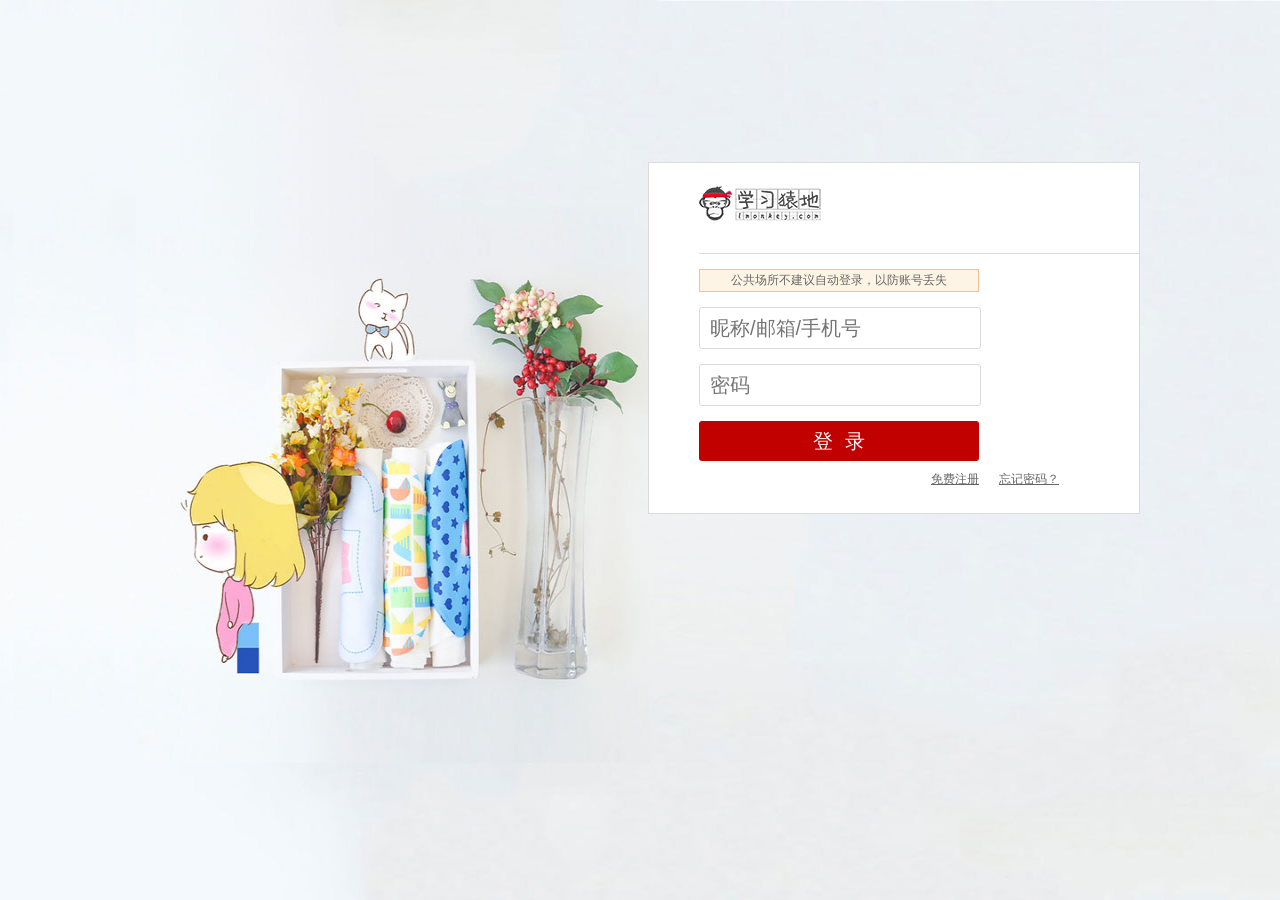
<file: web/login.html>
<!DOCTYPE html>
<html>
<head>
    <meta charset="UTF-8">
    <title>登录</title>
    <link rel="stylesheet" type="text/css" href="css/public.css"/>
    <link rel="stylesheet" type="text/css" href="css/login.css"/>
</head>
<body><!-------------------login-------------------------->
<div class="login">
    <form action="#" method="post"><h1><a href="index.html"><img src="img/temp/logo.png"></a></h1>
        <p></p>
        <div class="msg-warn hide"><b></b>公共场所不建议自动登录，以防账号丢失</div>
        <p><input type="text" name="" value="" placeholder="昵称/邮箱/手机号"></p>
        <p><input type="text" name="" value="" placeholder="密码"></p>
        <p><input type="submit" name="" value="登  录"></p>
        <p class="txt"><a class="" href="reg.html">免费注册</a><a href="forget.html">忘记密码？</a></p></form>
</div>
</body>
</html>
</file>
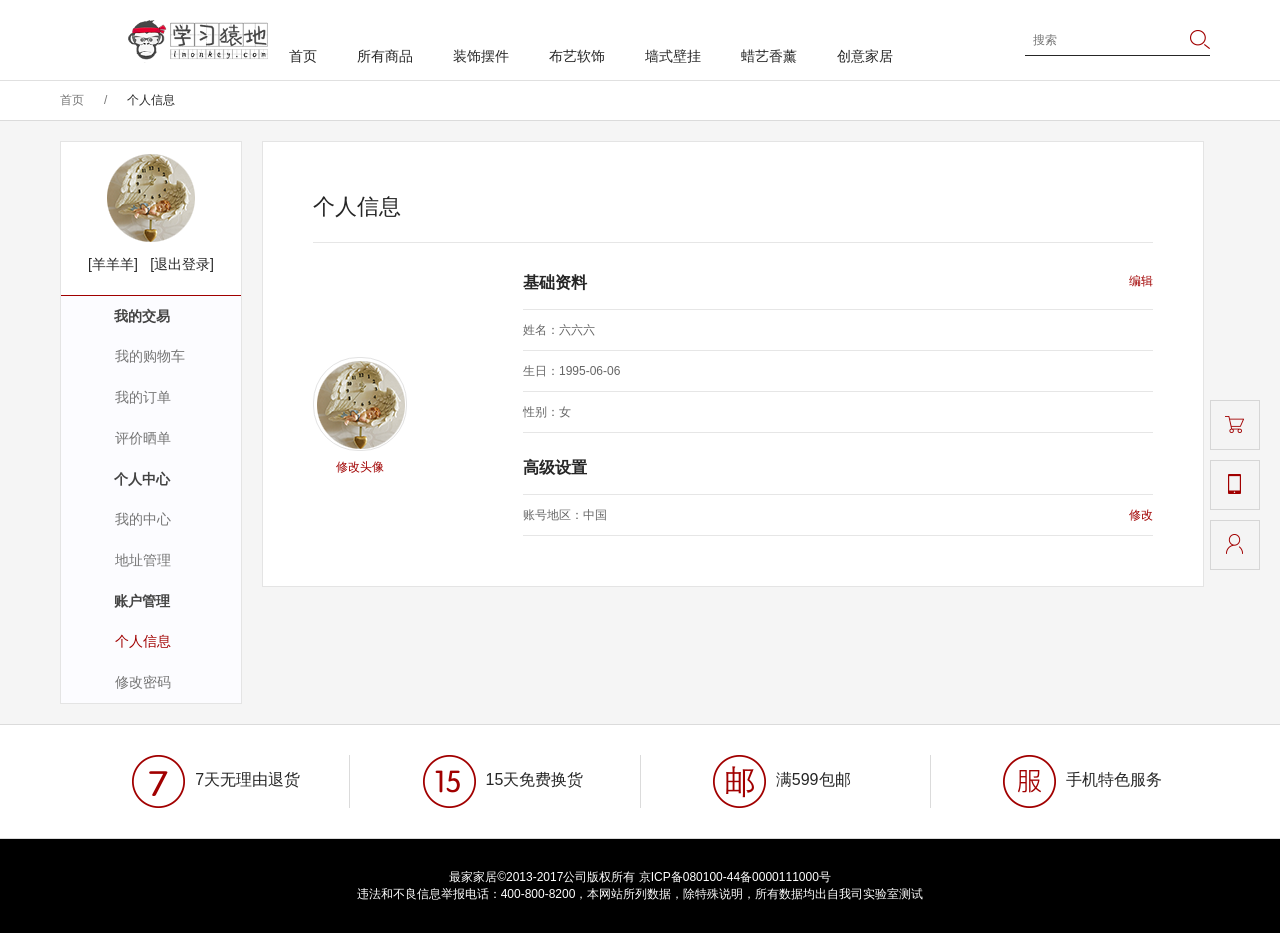
<file: web/mygrxx.html>
<!DOCTYPE html>
<html>
<head lang="en">
    <meta charset="utf-8"/>
    <title>个人信息</title>
    <link rel="stylesheet" type="text/css" href="css/public.css"/>
    <link rel="stylesheet" type="text/css" href="css/mygrxx.css"/>
</head>
<body><!------------------------------head------------------------------>
<div class="head ding">
    <div class="wrapper clearfix">
        <div class="clearfix" id="top"><h1 class="fl"><a href="index.html"><img src="img/logo.png"/></a></h1>
            <div class="fr clearfix" id="top1"><p class="fl"><a href="#" id="login">登录</a><a href="#" id="reg">注册</a>
            </p>
                <form action="#" method="get" class="fl"><input type="text" placeholder="搜索"/><input type="button"/>
                </form>
                <div class="btn fl clearfix"><a href="mygxin.html"><img src="img/grzx.png"/></a><a href="#" class="er1"><img
                        src="img/ewm.png"/></a><a href="cart.html"><img src="img/gwc.png"/></a>
                    <p><a href="#"><img src="img/smewm.png"/></a></p></div>
            </div>
        </div>
        <ul class="clearfix" id="bott">
            <li><a href="index.html">首页</a></li>
            <li><a href="#">所有商品</a>
                <div class="sList">
                    <div class="wrapper  clearfix"><a href="paint.html">
                        <dl>
                            <dt><img src="img/nav1.jpg"/></dt>
                            <dd>浓情欧式</dd>
                        </dl>
                    </a><a href="paint.html">
                        <dl>
                            <dt><img src="img/nav2.jpg"/></dt>
                            <dd>浪漫美式</dd>
                        </dl>
                    </a><a href="paint.html">
                        <dl>
                            <dt><img src="img/nav3.jpg"/></dt>
                            <dd>雅致中式</dd>
                        </dl>
                    </a><a href="paint.html">
                        <dl>
                            <dt><img src="img/nav6.jpg"/></dt>
                            <dd>简约现代</dd>
                        </dl>
                    </a><a href="paint.html">
                        <dl>
                            <dt><img src="img/nav7.jpg"/></dt>
                            <dd>创意装饰</dd>
                        </dl>
                    </a></div>
                </div>
            </li>
            <li><a href="flowerDer.html">装饰摆件</a>
                <div class="sList2">
                    <div class="clearfix"><a href="proList.html">干花花艺</a><a href="vase_proList.html">花瓶花器</a></div>
                </div>
            </li>
            <li><a href="decoration.html">布艺软饰</a>
                <div class="sList2">
                    <div class="clearfix"><a href="zbproList.html">桌布罩件</a><a href="bzproList.html">抱枕靠垫</a></div>
                </div>
            </li>
            <li><a href="paint.html">墙式壁挂</a></li>
            <li><a href="perfume.html">蜡艺香薰</a></li>
            <li><a href="idea.html">创意家居</a></li>
        </ul>
    </div>
</div><!------------------------------idea------------------------------>
<div class="address mt">
    <div class="wrapper clearfix"><a href="index.html" class="fl">首页</a><span>/</span><a href="mygxin.html" class="on">个人信息</a>
    </div>
</div><!------------------------------Bott------------------------------>
<div class="Bott">
    <div class="wrapper clearfix">
        <div class="zuo fl">
            <h3><a href="#"><img src="img/tx.png"/></a>
                <p class="clearfix"><span class="fl">[羊羊羊]</span><span class="fr">[退出登录]</span></p></h3>
            <div><h4>我的交易</h4>
                <ul>
                    <li><a href="cart.html">我的购物车</a></li>
                    <li><a href="myorderq.html">我的订单</a></li>
                    <li><a href="myprod.html">评价晒单</a></li>
                </ul>
                <h4>个人中心</h4>
                <ul>
                    <li><a href="mygxin.html">我的中心</a></li>
                    <li><a href="address.html">地址管理</a></li>
                </ul>
                <h4>账户管理</h4>
                <ul>
                    <li class="on"><a href="mygrxx.html">个人信息</a></li>
                    <li><a href="remima.html">修改密码</a></li>
                </ul>
            </div>
        </div>
        <div class="you fl"><h2>个人信息</h2>
            <div class="gxin">
                <div class="tx"><a href="#"><img src="img/tx.png"/>
                    <p id="avatar">修改头像</p></a></div>
                <div class="xx"><h3 class="clearfix"><strong class="fl">基础资料</strong><a href="#" class="fr" id="edit1">编辑</a>
                </h3>
                    <div>姓名：六六六</div>
                    <div>生日：1995-06-06</div>
                    <div>性别：女</div>
                    <h3>高级设置</h3><!--<div><span class="fl">银行卡</span><a href="#" class="fr">管理</a></div>-->
                    <div><span class="fl">账号地区：中国</span><a href="#" class="fr" id="edit2">修改</a></div>
                </div>
            </div>
        </div>
    </div>
</div><!--遮罩-->
<div class="mask"></div><!--编辑弹框-->
<div class="bj">
    <div class="clearfix"><a href="#" class="fr gb"><img src="img/icon4.png"/></a></div>
    <h3>编辑基础资料</h3>
    <form action="#" method="get"><p><label>姓名：</label><input type="text" value="六六六"/></p>
        <p><label>生日：</label><input type="text"/></p>
        <p><label>性别：</label><span><input type="radio"/>男</span><span><input type="radio"/>女</span></p>
        <div class="bc"><input type="button" value="保存"/><input type="button" value="取消"/></div>
    </form>
</div><!--高级设置修改-->
<div class="xg">
    <div class="clearfix"><a href="#" class="fr gb"><img src="img/icon4.png"/></a></div>
    <h3>切换账号地区</h3>
    <form action="#" method="get"><p><label>姓名：</label><input type="text" value="六六六"/></p>
        <div class="bc"><input type="button" value="保存"/><input type="button" value="取消"/></div>
    </form>
</div><!--修改头像-->
<div class="avatar">
    <div class="clearfix"><a href="#" class="fr gb"><img src="img/icon4.png"/></a></div>
    <h3>修改头像</h3>
    <form action="#" method="get"><h4>请上传图片</h4><input type="button" value="上传头像"/>
        <p>jpg或png，大小不超过2M</p><input type="submit" value="提交"/></form>
</div><!--返回顶部-->
<div class="gotop"><a href="cart.html">
    <dl>
        <dt><img src="img/gt1.png"/></dt>
        <dd>去购<br/>物车</dd>
    </dl>
</a><a href="#" class="dh">
    <dl>
        <dt><img src="img/gt2.png"/></dt>
        <dd>联系<br/>客服</dd>
    </dl>
</a><a href="mygxin.html">
    <dl>
        <dt><img src="img/gt3.png"/></dt>
        <dd>个人<br/>中心</dd>
    </dl>
</a><a href="#" class="toptop" style="display: none">
    <dl>
        <dt><img src="img/gt4.png"/></dt>
        <dd>返回<br/>顶部</dd>
    </dl>
</a>
    <p>400-800-8200</p></div><!--footer-->
<div class="footer">
    <div class="top">
        <div class="wrapper">
            <div class="clearfix"><a href="#2" class="fl"><img src="img/foot1.png"/></a><span class="fl">7天无理由退货</span>
            </div>
            <div class="clearfix"><a href="#2" class="fl"><img src="img/foot2.png"/></a><span class="fl">15天免费换货</span>
            </div>
            <div class="clearfix"><a href="#2" class="fl"><img src="img/foot3.png"/></a><span class="fl">满599包邮</span>
            </div>
            <div class="clearfix"><a href="#2" class="fl"><img src="img/foot4.png"/></a><span class="fl">手机特色服务</span>
            </div>
        </div>
    </div>
    <p class="dibu">最家家居&copy;2013-2017公司版权所有 京ICP备080100-44备0000111000号<br/>
        违法和不良信息举报电话：400-800-8200，本网站所列数据，除特殊说明，所有数据均出自我司实验室测试</p></div>
<script src="js/jquery-1.12.4.min.js" type="text/javascript" charset="utf-8"></script>
<script src="js/public.js" type="text/javascript" charset="utf-8"></script>
<script src="js/user.js" type="text/javascript" charset="utf-8"></script>
</body>
</html>
</file>
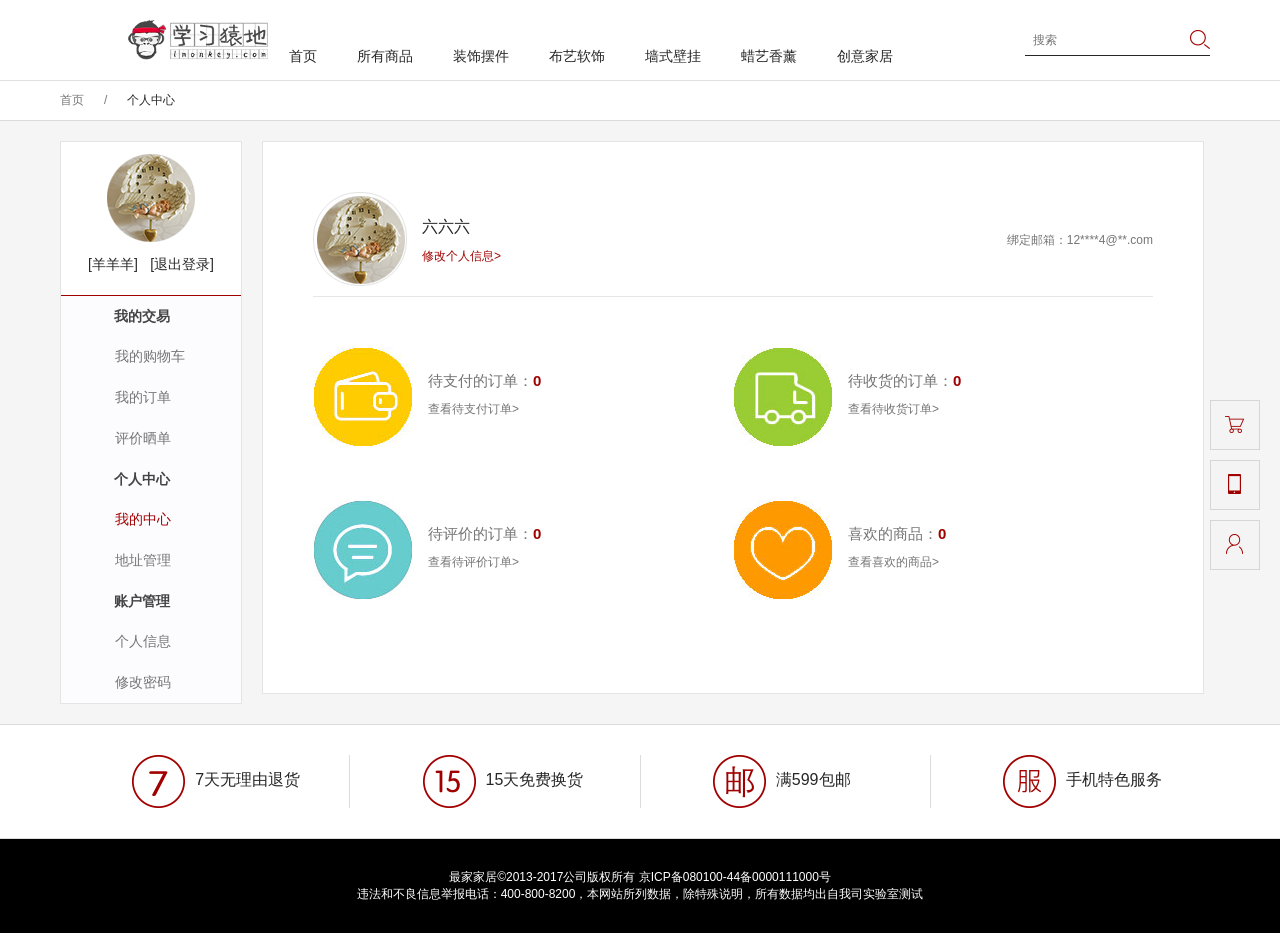
<file: web/mygxin.html>
<!DOCTYPE html>
<html>
<head lang="en">
    <meta charset="utf-8"/>
    <title>个人信息</title>
    <link rel="stylesheet" type="text/css" href="css/public.css"/>
    <link rel="stylesheet" type="text/css" href="css/mygxin.css"/>
</head>
<body><!------------------------------head------------------------------>
<div class="head ding">
    <div class="wrapper clearfix">
        <div class="clearfix" id="top"><h1 class="fl"><a href="index.html"><img src="img/logo.png"/></a></h1>
            <div class="fr clearfix" id="top1"><p class="fl"><a href="#" id="login">登录</a><a href="#" id="reg">注册</a>
            </p>
                <form action="#" method="get" class="fl"><input type="text" placeholder="搜索"/><input type="button"/>
                </form>
                <div class="btn fl clearfix"><a href="mygxin.html"><img src="img/grzx.png"/></a><a href="#" class="er1"><img
                        src="img/ewm.png"/></a><a href="cart.html"><img src="img/gwc.png"/></a>
                    <p><a href="#"><img src="img/smewm.png"/></a></p></div>
            </div>
        </div>
        <ul class="clearfix" id="bott">
            <li><a href="index.html">首页</a></li>
            <li><a href="#">所有商品</a>
                <div class="sList">
                    <div class="wrapper  clearfix"><a href="paint.html">
                        <dl>
                            <dt><img src="img/nav1.jpg"/></dt>
                            <dd>浓情欧式</dd>
                        </dl>
                    </a><a href="paint.html">
                        <dl>
                            <dt><img src="img/nav2.jpg"/></dt>
                            <dd>浪漫美式</dd>
                        </dl>
                    </a><a href="paint.html">
                        <dl>
                            <dt><img src="img/nav3.jpg"/></dt>
                            <dd>雅致中式</dd>
                        </dl>
                    </a><a href="paint.html">
                        <dl>
                            <dt><img src="img/nav6.jpg"/></dt>
                            <dd>简约现代</dd>
                        </dl>
                    </a><a href="paint.html">
                        <dl>
                            <dt><img src="img/nav7.jpg"/></dt>
                            <dd>创意装饰</dd>
                        </dl>
                    </a></div>
                </div>
            </li>
            <li><a href="flowerDer.html">装饰摆件</a>
                <div class="sList2">
                    <div class="clearfix"><a href="proList.html">干花花艺</a><a href="vase_proList.html">花瓶花器</a></div>
                </div>
            </li>
            <li><a href="decoration.html">布艺软饰</a>
                <div class="sList2">
                    <div class="clearfix"><a href="zbproList.html">桌布罩件</a><a href="bzproList.html">抱枕靠垫</a></div>
                </div>
            </li>
            <li><a href="paint.html">墙式壁挂</a></li>
            <li><a href="perfume.html">蜡艺香薰</a></li>
            <li><a href="idea.html">创意家居</a></li>
        </ul>
    </div>
</div><!------------------------------idea------------------------------>
<div class="address mt" id="add">
    <div class="wrapper clearfix"><a href="index.html" class="fl">首页</a><span>/</span><a href="mygxin.html" class="on">个人中心</a>
    </div>
</div><!------------------------------Bott------------------------------>
<div class="Bott">
    <div class="wrapper clearfix">
        <div class="zuo fl">
            <h3><a href="#"><img src="img/tx.png"/></a>
                <p class="clearfix"><span class="fl">[羊羊羊]</span><span class="fr">[退出登录]</span></p></h3>
            <div><h4>我的交易</h4>
                <ul>
                    <li><a href="cart.html">我的购物车</a></li>
                    <li><a href="myorderq.html">我的订单</a></li>
                    <li><a href="myprod.html">评价晒单</a></li>
                </ul>
                <h4>个人中心</h4>
                <ul>
                    <li class="on"><a href="mygxin.html">我的中心</a></li>
                    <li><a href="address.html">地址管理</a></li>
                </ul>
                <h4>账户管理</h4>
                <ul>
                    <li><a href="mygrxx.html">个人信息</a></li>
                    <li><a href="remima.html">修改密码</a></li>
                </ul>
            </div>
        </div>
        <div class="you fl">
            <div class="tx clearfix">
                <div class="fl clearfix"><a href="#" class="fl"><img src="img/tx.png"/></a>
                    <p class="fl"><span>六六六</span><a href="mygrxx.html">修改个人信息></a></p></div>
                <div class="fr">绑定邮箱：12****4@**.com</div>
            </div>
            <div class="bott">
                <div class="clearfix"><a href="#" class="fl"><img src="img/gxin1.jpg"/></a>
                    <p class="fl"><span>待支付的订单：<strong>0</strong></span><a href="myorderq.html">查看待支付订单></a></p></div>
                <div class="clearfix"><a href="#" class="fl"><img src="img/gxin2.jpg"/></a>
                    <p class="fl"><span>待收货的订单：<strong>0</strong></span><a href="myorderq.html">查看待收货订单></a></p></div>
                <div class="clearfix"><a href="#" class="fl"><img src="img/gxin3.jpg"/></a>
                    <p class="fl"><span>待评价的订单：<strong>0</strong></span><a href="myprod.html">查看待评价订单></a></p></div>
                <div class="clearfix"><a href="#" class="fl"><img src="img/gxin4.jpg"/></a>
                    <p class="fl"><span>喜欢的商品：<strong>0</strong></span><a href="#">查看喜欢的商品></a></p></div>
            </div>
        </div>
    </div>
</div><!--返回顶部-->
<div class="gotop"><a href="cart.html">
    <dl>
        <dt><img src="img/gt1.png"/></dt>
        <dd>去购<br/>物车</dd>
    </dl>
</a><a href="#" class="dh">
    <dl>
        <dt><img src="img/gt2.png"/></dt>
        <dd>联系<br/>客服</dd>
    </dl>
</a><a href="mygxin.html">
    <dl>
        <dt><img src="img/gt3.png"/></dt>
        <dd>个人<br/>中心</dd>
    </dl>
</a><a href="#" class="toptop" style="display: none">
    <dl>
        <dt><img src="img/gt4.png"/></dt>
        <dd>返回<br/>顶部</dd>
    </dl>
</a>
    <p>400-800-8200</p></div>
<div class="footer">
    <div class="top">
        <div class="wrapper">
            <div class="clearfix"><a href="#2" class="fl"><img src="img/foot1.png"/></a><span class="fl">7天无理由退货</span>
            </div>
            <div class="clearfix"><a href="#2" class="fl"><img src="img/foot2.png"/></a><span class="fl">15天免费换货</span>
            </div>
            <div class="clearfix"><a href="#2" class="fl"><img src="img/foot3.png"/></a><span class="fl">满599包邮</span>
            </div>
            <div class="clearfix"><a href="#2" class="fl"><img src="img/foot4.png"/></a><span class="fl">手机特色服务</span>
            </div>
        </div>
    </div>
    <p class="dibu">最家家居&copy;2013-2017公司版权所有 京ICP备080100-44备0000111000号<br/>
        违法和不良信息举报电话：400-800-8200，本网站所列数据，除特殊说明，所有数据均出自我司实验室测试</p></div>
<script src="js/jquery-1.12.4.min.js" type="text/javascript" charset="utf-8"></script>
<script src="js/public.js" type="text/javascript" charset="utf-8"></script>
<script src="js/user.js" type="text/javascript" charset="utf-8"></script>
</body>
</html>
</file>
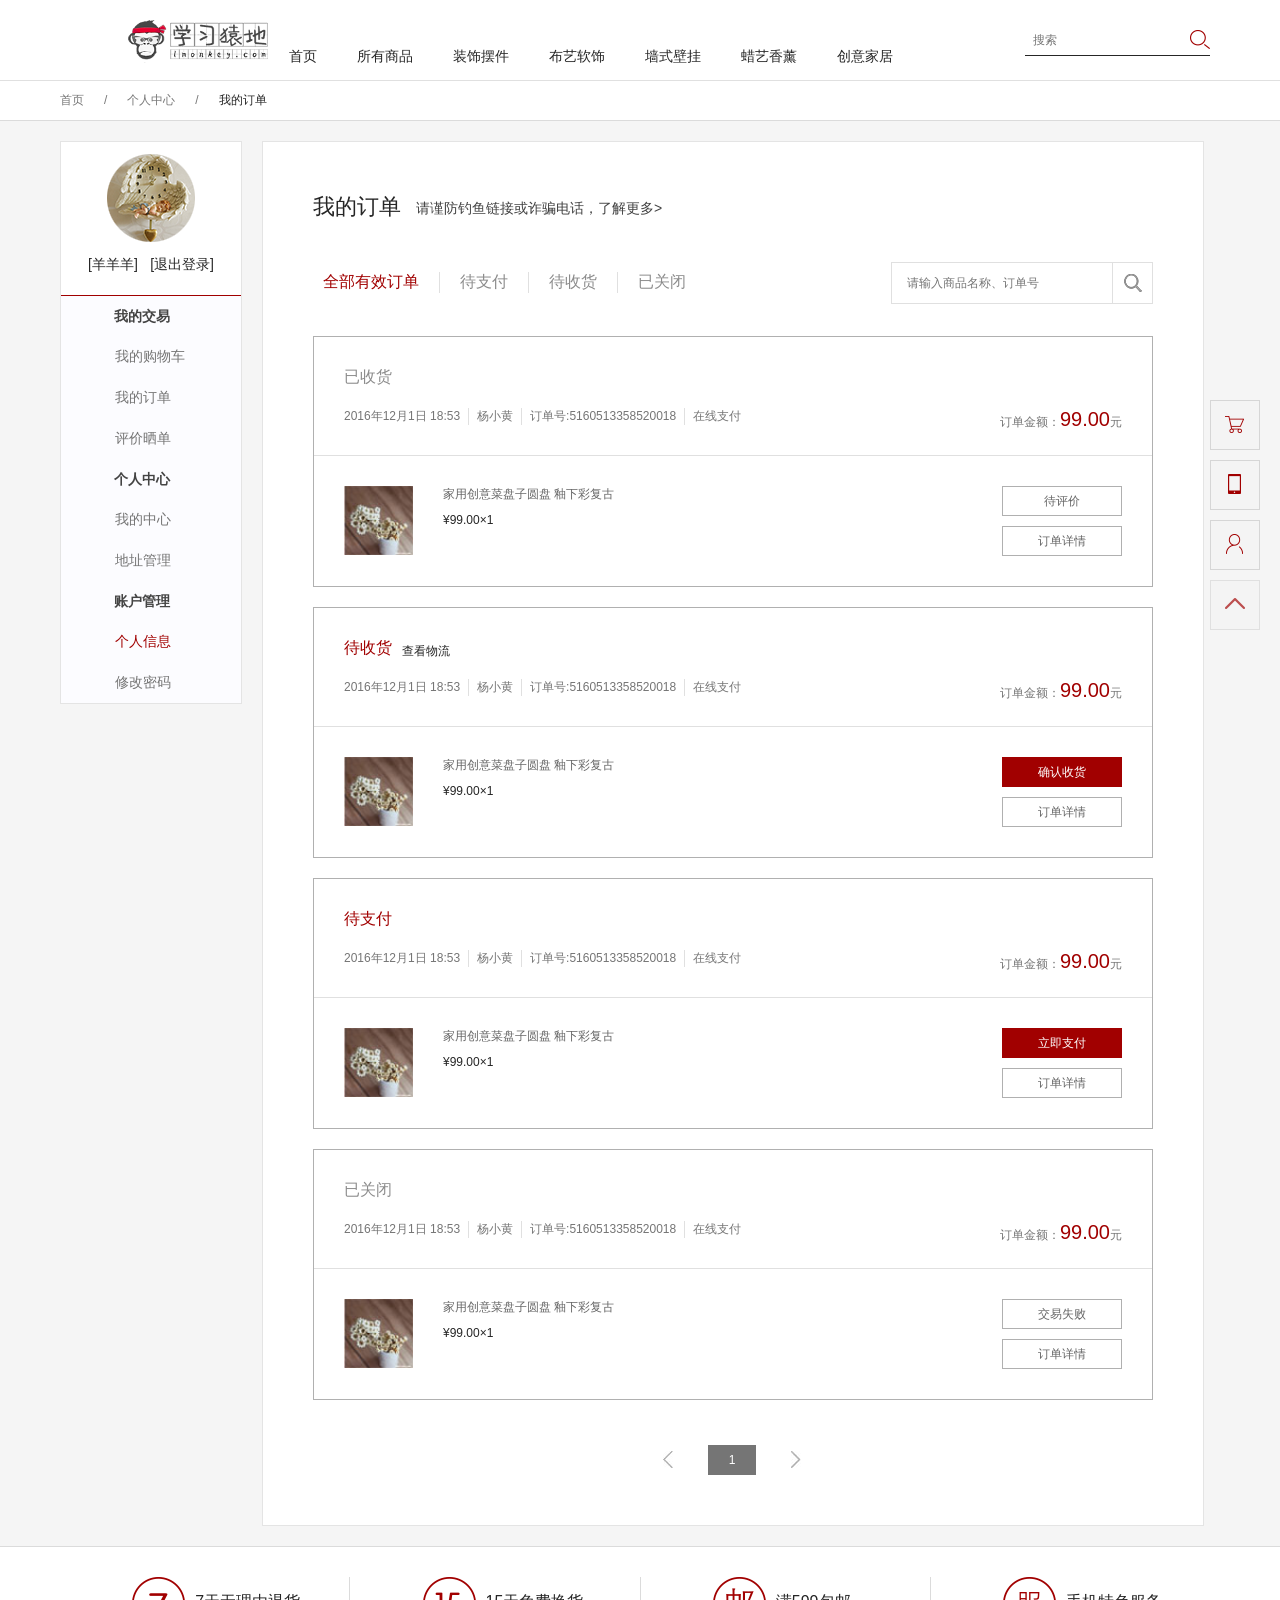
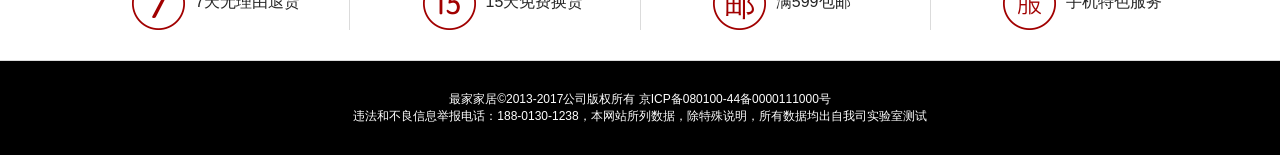
<file: web/myorderq.html>
<!DOCTYPE html>
<html>
<head lang="en">
    <meta charset="utf-8"/>
    <title>最家</title>
    <link rel="stylesheet" type="text/css" href="css/public.css"/>
    <link rel="stylesheet" type="text/css" href="css/myorder.css"/>
</head>
<body><!------------------------------head------------------------------>
<div class="head ding">
    <div class="wrapper clearfix">
        <div class="clearfix" id="top"><h1 class="fl"><a href="index.html"><img src="img/logo.png"/></a></h1>
            <div class="fr clearfix" id="top1"><p class="fl"><a href="#" id="login">登录</a><a href="#" id="reg">注册</a>
            </p>
                <form action="#" method="get" class="fl"><input type="text" placeholder="搜索"/><input type="button"/>
                </form>
                <div class="btn fl clearfix"><a href="mygxin.html"><img src="img/grzx.png"/></a><a href="#" class="er1"><img
                        src="img/ewm.png"/></a><a href="cart.html"><img src="img/gwc.png"/></a>
                    <p><a href="#"><img src="img/smewm.png"/></a></p></div>
            </div>
        </div>
        <ul class="clearfix" id="bott">
            <li><a href="index.html">首页</a></li>
            <li><a href="#">所有商品</a>
                <div class="sList">
                    <div class="wrapper  clearfix"><a href="paint.html">
                        <dl>
                            <dt><img src="img/nav1.jpg"/></dt>
                            <dd>浓情欧式</dd>
                        </dl>
                    </a><a href="paint.html">
                        <dl>
                            <dt><img src="img/nav2.jpg"/></dt>
                            <dd>浪漫美式</dd>
                        </dl>
                    </a><a href="paint.html">
                        <dl>
                            <dt><img src="img/nav3.jpg"/></dt>
                            <dd>雅致中式</dd>
                        </dl>
                    </a><a href="paint.html">
                        <dl>
                            <dt><img src="img/nav6.jpg"/></dt>
                            <dd>简约现代</dd>
                        </dl>
                    </a><a href="paint.html">
                        <dl>
                            <dt><img src="img/nav7.jpg"/></dt>
                            <dd>创意装饰</dd>
                        </dl>
                    </a></div>
                </div>
            </li>
            <li><a href="flowerDer.html">装饰摆件</a>
                <div class="sList2">
                    <div class="clearfix"><a href="proList.html">干花花艺</a><a href="vase_proList.html">花瓶花器</a></div>
                </div>
            </li>
            <li><a href="decoration.html">布艺软饰</a>
                <div class="sList2">
                    <div class="clearfix"><a href="zbproList.html">桌布罩件</a><a href="bzproList.html">抱枕靠垫</a></div>
                </div>
            </li>
            <li><a href="paint.html">墙式壁挂</a></li>
            <li><a href="perfume.html">蜡艺香薰</a></li>
            <li><a href="idea.html">创意家居</a></li>
        </ul>
    </div>
</div><!------------------------------idea------------------------------>
<div class="address mt">
    <div class="wrapper clearfix"><a href="#" class="fl">首页</a><span>/</span><a
            href="mygxin.html">个人中心</a><span>/</span><a href="myorderq.html" class="on">我的订单</a></div>
</div><!------------------------------Bott------------------------------>
<div class="Bott">
    <div class="wrapper clearfix">
        <div class="zuo fl">
            <h3><a href="#"><img src="img/tx.png"/></a>
                <p class="clearfix"><span class="fl">[羊羊羊]</span><span class="fr">[退出登录]</span></p></h3>
            <div><h4>我的交易</h4>
                <ul>
                    <li><a href="cart.html">我的购物车</a></li>
                    <li><a href="myorderq.html">我的订单</a></li>
                    <li><a href="myprod.html">评价晒单</a></li>
                </ul>
                <h4>个人中心</h4>
                <ul>
                    <li><a href="mygxin.html">我的中心</a></li>
                    <li><a href="address.html">地址管理</a></li>
                </ul>
                <h4>账户管理</h4>
                <ul>
                    <li class="on"><a href="mygrxx.html">个人信息</a></li>
                    <li><a href="remima.html">修改密码</a></li>
                </ul>
            </div>
        </div>
        <div class="you fl">
            <div class="my clearfix"><h2 class="fl">我的订单</h2><a href="#" class="fl">请谨防钓鱼链接或诈骗电话，了解更多&gt;</a></div>
            <div class="dlist clearfix">
                <ul class="fl clearfix" id="wa">
                    <li class="on"><a href="#2">全部有效订单</a></li>
                    <li><a href="#2">待支付</a></li>
                    <li><a href="#2l">待收货</a></li>
                    <li><a href="#2">已关闭</a></li>
                </ul>
                <form action="#" method="get" class="fr clearfix"><input type="text" name="" id="" value=""
                                                                         placeholder="请输入商品名称、订单号"/><input type="button"
                                                                                                           name="" id=""
                                                                                                           value=""/>
                </form>
            </div>
            <div class="dkuang"><p class="one">已收货</p>
                <div class="word clearfix">
                    <ul class="fl clearfix">
                        <li>2016年12月1日 18:53</li>
                        <li>杨小黄</li>
                        <li>订单号:5160513358520018</li>
                        <li>在线支付</li>
                    </ul>
                    <p class="fr">订单金额：<span>99.00</span>元</p></div>
                <div class="shohou clearfix"><a href="#" class="fl"><img src="img/g1.jpg"/></a>
                    <p class="fl"><a href="#">家用创意菜盘子圆盘 釉下彩复古</a><a href="#">¥99.00×1</a></p>
                    <p class="fr"><a href="myprod.html">待评价</a><a href="orderxq.html">订单详情</a></p></div>
            </div>
            <div class="dkuang clearfix deng"><p class="one fl">待收货</p>
                <div class="clearfix">
                    <div class="fl vewwl"><a href="wuliu.html" class="ckwl">查看物流</a>
                        <div class="wuliu"><h4>圆通速递：858888888888888</h4>
                            <ul>
                                <li><p>妥投投递并签收，已签收。签收人：本人签收</p>
                                    <p>2016-12-03 17:30:00</p></li>
                                <li><p>深圳市南油速递营销部安排投递（投递员姓名：六六六。联系电话：14243452522;</p>
                                    <p>2016-12-03 08:50:00</p></li>
                                <li><p>到达广东省邮政速递物流有限公司深圳航空邮件处理中心处理中心（经转）</p>
                                    <p>2016-12-03 02:20:00</p></li>
                                <li>以上为最新跟踪信息<a href="wuliu.html">查看全部</a></li>
                            </ul>
                        </div>
                    </div>
                </div>
                <div class="word clearfix">
                    <ul class="fl clearfix">
                        <li>2016年12月1日 18:53</li>
                        <li>杨小黄</li>
                        <li>订单号:5160513358520018</li>
                        <li>在线支付</li>
                    </ul>
                    <p class="fr">订单金额：<span>99.00</span>元</p></div>
                <div class="shohou clearfix"><a href="#" class="fl"><img src="img/g1.jpg"/></a>
                    <p class="fl"><a href="#">家用创意菜盘子圆盘 釉下彩复古</a><a href="#">¥99.00×1</a></p>
                    <p class="fr"><a href="#">确认收货</a><a href="orderxq.html">订单详情</a></p></div>
            </div>
            <div class="dkuang deng"><p class="one">待支付</p>
                <div class="word clearfix">
                    <ul class="fl clearfix">
                        <li>2016年12月1日 18:53</li>
                        <li>杨小黄</li>
                        <li>订单号:5160513358520018</li>
                        <li>在线支付</li>
                    </ul>
                    <p class="fr">订单金额：<span>99.00</span>元</p></div>
                <div class="shohou clearfix"><a href="#" class="fl"><img src="img/g1.jpg"/></a>
                    <p class="fl"><a href="#">家用创意菜盘子圆盘 釉下彩复古</a><a href="#">¥99.00×1</a></p>
                    <p class="fr"><a href="#">立即支付</a><a href="orderxq.html">订单详情</a></p></div>
            </div>
            <div class="dkuang"><p class="one">已关闭</p>
                <div class="word clearfix">
                    <ul class="fl clearfix">
                        <li>2016年12月1日 18:53</li>
                        <li>杨小黄</li>
                        <li>订单号:5160513358520018</li>
                        <li>在线支付</li>
                    </ul>
                    <p class="fr">订单金额：<span>99.00</span>元</p></div>
                <div class="shohou clearfix"><a href="#" class="fl"><img src="img/g1.jpg"/></a>
                    <p class="fl"><a href="#">家用创意菜盘子圆盘 釉下彩复古</a><a href="#">¥99.00×1</a></p>
                    <p class="fr"><a href="#">交易失败</a><a href="orderxq.html">订单详情</a></p></div>
            </div>
            <div class="fenye clearfix"><a href="#"><img src="img/zuo.jpg"/></a><a href="#">1</a><a href="#"><img
                    src="img/you.jpg"/></a></div>
        </div>
    </div>
</div><!--返回顶部-->
<div class="gotop"><a href="cart.html">
    <dl>
        <dt><img src="img/gt1.png"/></dt>
        <dd>去购<br/>物车</dd>
    </dl>
</a><a href="#" class="dh">
    <dl>
        <dt><img src="img/gt2.png"/></dt>
        <dd>联系<br/>客服</dd>
    </dl>
</a><a href="mygxin.html">
    <dl>
        <dt><img src="img/gt3.png"/></dt>
        <dd>个人<br/>中心</dd>
    </dl>
</a><a href="#" class="toptop" style="display: none">
    <dl>
        <dt><img src="img/gt4.png"/></dt>
        <dd>返回<br/>顶部</dd>
    </dl>
</a>
    <p>400-800-8200</p></div><!--footer-->
<div class="footer">
    <div class="top">
        <div class="wrapper">
            <div class="clearfix"><a href="#2" class="fl"><img src="img/foot1.png"/></a><span class="fl">7天无理由退货</span>
            </div>
            <div class="clearfix"><a href="#2" class="fl"><img src="img/foot2.png"/></a><span class="fl">15天免费换货</span>
            </div>
            <div class="clearfix"><a href="#2" class="fl"><img src="img/foot3.png"/></a><span class="fl">满599包邮</span>
            </div>
            <div class="clearfix"><a href="#2" class="fl"><img src="img/foot4.png"/></a><span class="fl">手机特色服务</span>
            </div>
        </div>
    </div>
    <p class="dibu">最家家居&copy;2013-2017公司版权所有 京ICP备080100-44备0000111000号<br/>
        违法和不良信息举报电话：188-0130-1238，本网站所列数据，除特殊说明，所有数据均出自我司实验室测试</p></div>
<script src="js/jquery-1.12.4.min.js" type="text/javascript" charset="utf-8"></script>
<script src="js/public.js" type="text/javascript" charset="utf-8"></script>
<script src="js/user.js" type="text/javascript" charset="utf-8"></script>
</body>
</html>
</file>
<file: web/css/public.css>
@charset "utf-8"; /* CSS Document *//*css预设*/
* {
    margin: 0;
    padding: 0;
}

/*将所有HTML元素的默认边距清0*/
html, body {
    font-size: 12px;
    font-family: "微软雅黑", "arial";
    color: #262626;
    background: #FFF;
}

/*对HTML元素中的字体、颜色、背景色进行初始设置*/
ul li, ol li {
    list-style: none;
}

/*将列表标签的默认样式清除*/
a {
    text-decoration: none;
    outline: none;
    color: #262626;
    blr: expression(this.onFocus=this.blur());
}

/*将超链接的下划线去掉以及在ie6中点击出现的虚线框去掉*/
img {
    border: none;
}

/*图片的默认边框去掉 */
table {
    border-collapse: collapse;
    border-spacing: 0;
}

caption, th, td {
    font-weight: normal;
    text-align: left;
}

input, textarea, select, button {
    font-size: 100%;
    font-family: inherit;
    margin: 0;
    padding: 0;
    border: none;
    outline: none;
}

label, button {
    cursor: pointer
}

textarea {
    white-space: pre;
    resize: none;
    border: 1px solid #ececec;
}

article, aside, figcaption, figure, footer, header, hgroup, nav, section, summary {
    display: block;
}

/*清楚浮动*/
.clearfix:after {
    content: "";
    display: block;
    clear: both;
    height: 0;
    line-height: 0;
    visibility: hidden;
}

.clearfix {
    zoom: 1;
}

/*解决ie6的兼容性问题*/
.fl {
    float: left;
}

.fr {
    float: right;
}

.mt {
    margin-top: 80px;
}

.wrapper {
    width: 1160px;
    margin: 0 auto;
}

/*********************head********************/
.head {
    margin-top: 30px;
    min-width: 1160px;
    position: relative;
    border-bottom: 1px solid #e0e0e0;
}

.head h1 img {
    width: 80%;
    display: block;
}

.head div p {
    margin-top: 20px;
}

.head div p a {
    color: #262626;
    padding: 0 10px;
    font-size: 14px;
}

.head div p a:nth-child(1) {
    border-right: 1px solid #dbdbdb;
}

.head div form {
    width: 160px;
    height: 30px;
    line-height: 30px;
    margin: 0 10px;
    margin-top: 13px;
    border-bottom: 1px solid #262626;
}

.head div form input:nth-child(1) {
    background: none;
    text-indent: 8px;
}

.head div form input:nth-child(2) {
    float: right;
    width: 13%;
    padding-bottom: 10px;
    background: url("../img/ss.png") no-repeat right 5px;
    cursor: pointer;
}

.head div.btn {
    margin-top: 20px;
    position: relative;
}

.head div.btn a {
    float: left;
    margin: 0 10px;
}

.head ul {
    float: left;
    margin-left: 18%;
    line-height: 50px;
}

.head ul li {
    float: left;
    padding: 0 20px;
}

.head ul li > a {
    color: #262626;
    font-size: 14px;
    display: inline-block;
    position: relative;
}

.head ul li a:before {
    content: "";
    background: #A10000;
    position: absolute;
    bottom: -3px;
    z-index: -1;
    transform: scaleX(0);
    transition: all .5s ease;
    -webkit-transition: all .5s ease;
}

.head ul li:nth-child(1) a:before {
    left: -12px;
}

.head ul li > a:hover {
    color: #A10000;
}

.head ul li > a:hover:before {
    width: 56px;
    height: 2px;
    transform: scaleX(1);
    transition-timing-function: cubic-bezier(0.52, 1.64, 0.37, 0.66);
    -webkit-transition-timing-function: cubic-bezier(0.52, 1.64, 0.37, 0.66);;
    z-index: 9999;
}

.head div.sList {
    position: absolute;
    top: 113px;
    left: 0;
    z-index: 3;
    background: #fff;
    width: 100%;
    display: none;
}

.head div.sList div {
    text-align: center;
    padding: 20px 0;
    display: flex;
}

.head div.sList div a {
    flex: 1 1 20%;
    border-right: 1px solid #dbdbdb;
}

.head div.sList div a:last-child {
    border-right: none;
}

.head div.sList div dl dt img {
    width: 70%;
}

.head div.sList div dl dd {
    font-size: 14px;
}

.head div.sList2 {
    display: none;
    position: absolute;
    top: 113px;
    left: 0;
    z-index: 3;
    background: #fff;
    width: 100%;
}

.head div.sList2 div {
    width: 46%;
    margin: 0 auto;
}

.head div.sList2 a {
    float: left;
    margin-right: 40px;
}

/*定位样式*/
.ding {
    margin-top: 0;
    position: fixed;
    top: 0;
    left: 0;
    width: 100%;
    height: 40px;
    padding: 20px 0;
    background: #fff;
    z-index: 100;
}

.ding h1 {
    position: absolute;
    left: 10%;
    top: 20%;
}

.ding h1 img {
    width: 65%;
}

/*.ding #top1{	display: none;}*/
.ding #top1 p, .ding #top1 div {
    display: none;
}

.ding ul li a:before {
    bottom: -25px;
}

.ding div.sList, .ding div.sList2 {
    top: 81px;
}

.ding ul {
    float: left;
    margin-left: 18%;
    line-height: 0;
}

.ding div form {
    width: 185px;
    height: 30px;
    line-height: 30px;
    margin: 0 10px;
    margin-top: 5px;
    border-bottom: 1px solid #262626;
}

.ding div.sList2 a {
    float: left;
    margin-right: 40px;
    line-height: 38px;
}

.ding div.sList div dl dd {
    line-height: 35px;
}

/*头部二维码*/
.head div.btn p {
    display: none;
}

.head div.btn p a {
    width: 74px;
    height: 74px;
    position: absolute;
    top: 30px;
    background: #fff;
    right: 10px;
    padding: 2px;
    z-index: 10;
    border: 1px solid #A10000;
}

.head div.btn p a img {
    width: 100%;
}

.head div.btn p a:before {
    position: absolute;
    top: -5px;
    left: 50%;
    width: 0;
    height: 0;
    margin-left: -5px;
    vertical-align: middle;
    content: " ";
    border-right: 5px solid transparent;
    border-bottom: 5px solid #A10000;
    border-left: 5px solid transparent;
}

/*********************address********************/
.address {
    height: 40px;
    line-height: 40px;
    border-bottom: 1px solid #DBDBDB;
}

.address a, .address span {
    float: left;
    color: #777;
}

.address span {
    margin: 0 20px;
}

.address a.on {
    color: #262626;
}

/*********************footer********************/
.footer {
    min-width: 1160px;
}

.footer .top {
    padding: 30px 0;
    border-top: 1px solid #DBDBDB;
    border-bottom: 1px solid #DBDBDB;
}

.footer .top .wrapper {
    display: flex;
}

.footer .top .wrapper div {
    flex: 1 1 25%;
    border-right: 1px solid #dbdbdb;
}

.footer .top .wrapper div:last-child {
    border-right: none;
}

.footer .top .wrapper div a img {
    display: block;
}

.footer .top .wrapper div a {
    margin-left: 25%;
}

.footer .top .wrapper div span {
    margin-top: 15px;
    margin-left: 10px;
    display: block;
    font-size: 16px;
}

.footer p.dibu {
    background: #000;
    padding: 30px 0;
    text-align: center;
    color: #fff;
}

/*********************gotop********************/
body {
    position: relative;
}

.gotop {
    position: fixed;
    right: 20px;
    top: 400px;
    z-index: 20;
}

.gotop a {
    display: block;
    width: 48px;
    height: 48px;
    line-height: 38px;
    background: #f4f4f4;
    margin-bottom: 10px;
    border: 1px solid #d6d6d6;
    cursor: pointer;
}

.gotop dl dt {
    margin: 0 auto;
    width: 20px;
    padding-top: 10px;
}

.gotop dl.goCart {
    position: relative;
}

.gotop dl.goCart span {
    position: absolute;
    top: -9px;
    right: -8px;
    width: 16px;
    height: 16px;
    border-radius: 8px;
    background: #c10000;
    color: #fff;
    text-align: center;
    line-height: 16px;
}

.gotop dl dd {
    display: none;
    background: #a10000;
    height: 41px;
    width: 41px;
    color: #fff;
    padding: 8px 0 0 10px;
    line-height: 15px;
}

.gotop p {
    border: 1px solid #A10000;
    padding: 10px;
    position: absolute;
    background: #f4f4f4;
    top: 66px;
    left: -130px;
    display: none;
}

.gotop p:before {
    position: absolute;
    top: 50%;
    right: -6px;
    width: 0;
    margin-top: -5px;
    height: 0;
    margin-left: -5px;
    vertical-align: middle;
    content: " ";
    border-bottom: 5px solid transparent;
    border-left: 5px solid #a10000;
    border-top: 5px solid transparent;
}
</file>
<file: web/css/index.css>
img {
    width: 100%;
}

.wrap {
    width: 928px;
    margin: 0 auto;
}

/*thImg*/
.thImg {
    width: 880px;
    margin: 0 auto;
    position: relative;
    height: 310px;
}

.thImg div {
    position: absolute;
    padding: 15px;
    top: -50px;
    left: 0;
    background: url("../img/bg.jpg") #fff repeat-x bottom;
}

.thImg a {
    float: left;
    width: 260px;
    height: 350px;
    margin-right: 15px;
    overflow: hidden;
}

.thImg a:last-child {
    margin-right: 0;
}

.thImg a img {
    display: block;
    transition: all 1s ease;
    -webkit-transition: all 1s ease;
}

.thImg a:hover img {
    transform: scale(1.1, 1.1);
    -webkit-transform: scale(1.1, 1.1);
}

/*news*/
.news, .people {
    margin-top: 50px;
}

.news h2 img, .people h2 img {
    width: 70%;
    display: block;
    margin: 0 auto 30px;
}

.news div.top a, .news div.bott a {
    display: block;
    position: relative;
}

.news div.top a p, .news div.bott a p {
    position: absolute;
    bottom: 0;
    left: 0;
    width: 100%;
    height: 100%;
    background: #fff;
    opacity: 0;
    transition: all .5s ease;
    -webkit-transition: all .5s ease;
}

.news div.top a:hover p, .news div.bott a:hover p {
    opacity: 0.3;
}

.news div.top a, .news div.bott a {
    float: left;
}

.news div.top, .news div.bott {
    margin-bottom: 35px;
}

.news div.top a:nth-child(2), .news div.bott a:nth-child(2) {
    margin: 0 35px;
}

.news .top img, .news .bott img {
    display: block;
}

.news .flower {
    display: flex;
    justify-content: space-around;
    text-align: center;
    color: #777;
}

.news .flower a {
    display: block;
}

.news .flower dl dd span {
    display: inline-block;
    padding: 10px;
    color: #a10000;
    border: 1px solid #bababa;
    font-size: 16px;
    font-weight: bold;
    background: #fff;
    transition: all .8s ease;
    -webkit-transition: all .8s ease;
}

.news .flower dl dd span:hover {
    background: #A10000;
    color: #fff;
    transform: translate();
    border: 1px solid #A10000;
}

.news .flower dl dd:nth-child(2) {
    margin: 22px 0;
}

.news .flower dl dd:nth-child(3) {
    margin-bottom: 50px;
}

/**********************own**/
.tran dl dt img {
    display: block;
}

.tran dl dt {
    position: relative;
    overflow: hidden;
}

.tran dl dt span {
    position: absolute;
    width: 100%;
    height: 100%;
    background-color: #90D7EC;
    opacity: 0.2;
}

.tran dl dt span.abl {
    left: -100%;
    top: -100%;
}

.tran dl dt span.abr {
    left: 100%;
    top: 100%;
}

.tran dl dt:hover span {
    left: 0;
    top: 0;
    transition: all 0.3s;
    -webkit-transition: all 0.3s;
}

/*ad*/
a.ad {
    display: block;
}

/*people*/
.people .pList {
    display: flex;
    justify-content: space-around;
}

.people .pList a {
    display: block;
    margin-bottom: 20px;
    text-align: center;
}

.people .pList a:hover {
    box-shadow: 0 0 10px #757575;
}

.people .pList dl dd:nth-child(2) {
    line-height: 25px;
}

.people .pList dl dd span {
    display: inline-block;
    color: #a10000;
    font-size: 14px;
    font-weight: bold;
    margin-bottom: 10px;
}

/*banner*/
.block_home_slider {
    position: relative;
    background-color: #ffffff;
    text-align: center;
    line-height: 0px;
    margin-right: auto;
    margin-left: auto;
    min-width: 1160px;
}

.block_home_slider .slide {
    position: relative;
}

.block_home_slider .caption {
    padding: 13px 16px 12px;
    position: absolute;
    left: 0px;
    right: 0px;
    bottom: 0px;
    background: url("bg_caption.png.html");
    text-align: left;
}

.block_home_slider .caption p {
    padding-bottom: 0px;
    font-size: 11px;
    color: #dedede;
    text-shadow: 0px -1px #000000;
    line-height: 17px;
}

.block_home_slider .caption p.title {
    padding-bottom: 6px;
    font-size: 15px;
    color: #ffffff;
    font-weight: bold;
    line-height: normal;
}

/*.block_home_slider .flex-direction-nav a {width:25px; height:25px; margin-top:-27px; display:block; position:absolute; top:50%; background-repeat:no-repeat; background-image:url("../img/sprite_arrow_2.png.html"); text-indent:-9000px;}*/
.block_home_slider .flex-direction-nav a.flex-prev {
    left: 6px;
    background-position: left top;
}

.block_home_slider .flex-direction-nav a.flex-prev:hover {
    background-position: left bottom;
}

.block_home_slider .flex-direction-nav a.flex-next {
    right: 6px;
    background-position: right top;
}

.block_home_slider .flex-direction-nav a.flex-next:hover {
    background-position: right bottom;
}

.block_home_slider .flex-control-paging {
    width: 80px;
    padding-top: 15px;
    display: inline-block;
    position: absolute;
    bottom: 15px;
    left: 50%;
    margin-left: -30px;
}

.block_home_slider .flex-control-paging li {
    margin: 0px;
    padding: 0px;
    float: left;
    overflow: hidden;
    list-style-type: none;
}

.block_home_slider .flex-control-paging li a {
    width: 18px;
    height: 18px;
    display: block;
    background-repeat: no-repeat;
    background-image: url("../img/sprite_nav_3.png.html");
    text-indent: -9000px;
    cursor: pointer;
    background-size: 180%;
}

.block_home_slider .flex-control-paging li a.flex-active {
    background-position: right top;
}

.block_home_post_feature {
    width: 300px;
}

.block_home_post_feature p {
    padding-bottom: 0px;
}

.flexslider {
    margin: 0;
    padding: 0;
}

.flexslider .slides > li {
    display: none;
    -webkit-backface-visibility: hidden;
    list-style-type: none;
}

/* Hide the slides before the JS is loaded. Avoids image jumping */
.flexslider .slides img {
    width: 100%;
    display: block;
}

.flex-pauseplay span {
    text-transform: capitalize;
}
</file>
<file: web/manage/css/common.css>
html{height:100%;}
body{font:14px/1.5 '微软雅黑';word-wrap:break-word;word-break:break-all;-webkit-text-size-adjust:none;background:#fff;color:#333;}
body,dl,dd,h1,h2,h3,h4,h5,h6,p,form,ul,ol,blockquote{margin:0}
img{border:0 none;vertical-align:middle}
input,select,textarea{font-size:14px;color:#333}
input{vertical-align:middle;padding:2px;margin:0}
table{border-collapse:collapse;border-spacing:0}
select,input,button{font:14px/20px Verdana,Simsun,Helvetica,Arial,sans-serif;}
em,i,cite,blockquote{font-style:normal}
ul,ol{list-style:none outside;padding:0}
h1,h2,h3,h4,h5,h6{font-size:100%}
textarea{overflow-y:auto;padding:3px}
a{color:#428bca;text-decoration:none;outline:0}
a:hover,a:active{color:#2a6496;text-decoration:none;}
a:focus{outline:0;}
button::-moz-focus-inner{border:0;padding:0;}
figure{margin:0}
article,aside,details,figcaption,figure,footer,header,hgroup,menu,nav,section{display:block}
.ppr{position:relative;}
.ppa{position:absolute;}
.fl{float:left}
.fr{float:right}
.tl{text-align:left;}
.tc{text-align:center;}
.tr{text-align:right;}
.mlr5{margin:0 5px;}
.mt5{margin-top:5px;}
.mr5{margin-right:5px;}
.mt10{margin-top:10px;}
.ml5{margin-left:5px;}
.ml10{margin-left:10px;}
.mr10{margin-right:10px;}
.mb10{margin-bottom:10px;}
.mb20{margin-bottom:20px;}
.pl5{padding-left:5px;}
.pb10{padding-bottom:10px;}
.pt20{padding-top:20px;}
.pl10{padding-left:10px;}
.ptb20{padding:20px 0;}
.grayc{color:#ccc}
.gray6{color:#666}
.gray9{color:#999}
.emstyle{font-style:italic}
.clear{clear:both}
.clearfix:after{content:".";display:block;height:0;clear:both;visibility:hidden;}
.clearfix{*height:1%;}
.none{display:none}
.block{display:block;}
.minheight500{min-height:500px;height:auto !important;height:500px;overflow:visible;}
.wrap-box{width:960px;margin:0 auto;}
.blue,.blue a:link,.blue a:visited{color:blue;}
.blue a:hover{color:#f60;}
.white,.white a:link,.white a:visited{color:#fff;}
.white a:hover{color:#ff0;}
.red,.red a:link,.red a:visited{color:#f00;}
.red a:hover{color:#f60;}
.orange,.orange a:link,.orange a:visited{color:#ffa500;}
.orange a:hover{color:#f60;}
@font-face{font-family:'icomoon';src:url('../fonts/icomoon.eot');src:url('../fonts/icomoon.eot?#iefix') format('embedded-opentype'),url('../fonts/icomoon.woff') format('woff'),url('../fonts/icomoon.ttf') format('truetype'),url('../fonts/icomoon.svg#icomoon') format('svg');font-weight:normal;font-style:normal;}
.icon-font { font-family:'icomoon'; speak:none; font-weight:400; font-style:normal; font-variant:normal; text-transform:none; line-height:1; -webkit-font-smoothing:antialiased; }
.require-red{color:#f60;font-family:serif;margin-right:3px;}
/* common */
.topbar-wrap{height:50px;line-height:50px;background:#1A1A1A;}
.topbar-logo-wrap{float:left;}
.topbar-inner{font-size:18px;padding:0 20px;}
.topbar-logo{float:left;width:150px;text-align:center;}
.navbar-list{float:left;}
.top-info-wrap{float:right;}
.navbar-list{}
.navbar-list li{float:left;}
.navbar-list li a{float:left;margin-right:5px;padding:0 25px;text-shadow:1px 1px 1px #000;}
.navbar-list li a:hover{background:#343434;}
.navbar-list li a.on{color:#fff;text-shadow:1px 1px 1px #003;background:#033b70;}
.top-info-list li{float:left;}
.top-info-list li a{float:left;margin-left:5px;padding:0 20px;display:inline;zoom:1;}
.top-info-list li a:hover{background:#343434;}
.btn{display:inline-block;*display:inline;padding:4px 12px;margin-bottom:0;*margin-left:.3em;font-size:14px;line-height:20px;color:#333333;text-align:center;text-shadow:0 1px 1px rgba(255,255,255,0.75);vertical-align:middle;cursor:pointer;background-color:#f5f5f5;*background-color:#e6e6e6;background-image:-moz-linear-gradient(top,#ffffff,#e6e6e6);background-image:-webkit-gradient(linear,0 0,0 100%,from(#ffffff),to(#e6e6e6));background-image:-webkit-linear-gradient(top,#ffffff,#e6e6e6);background-image:-o-linear-gradient(top,#ffffff,#e6e6e6);background-image:linear-gradient(to bottom,#ffffff,#e6e6e6);background-repeat:repeat-x;border:1px solid #bbbbbb;*border:0;border-color:#e6e6e6 #e6e6e6 #bfbfbf;border-color:rgba(0,0,0,0.1) rgba(0,0,0,0.1) rgba(0,0,0,0.25);border-bottom-color:#a2a2a2;-webkit-border-radius:4px;-moz-border-radius:4px;border-radius:4px;filter:progid:DXImageTransform.Microsoft.gradient(startColorstr='#ffffffff',endColorstr='#ffe6e6e6',GradientType=0);filter:progid:DXImageTransform.Microsoft.gradient(enabled=false);*zoom:1;-webkit-box-shadow:inset 0 1px 0 rgba(255,255,255,0.2),0 1px 2px rgba(0,0,0,0.05);-moz-box-shadow:inset 0 1px 0 rgba(255,255,255,0.2),0 1px 2px rgba(0,0,0,0.05);box-shadow:inset 0 1px 0 rgba(255,255,255,0.2),0 1px 2px rgba(0,0,0,0.05);}
.btn:hover,.btn:active,.btn.active,.btn.disabled,.btn[disabled]{color:#333333;background-color:#e6e6e6;*background-color:#d9d9d9;}
.btn:active,.btn.active{background-color:#cccccc \9;}
.btn:first-child{*margin-left:0;}
.btn:hover{color:#333333;text-decoration:none;background-position:0 -15px;-webkit-transition:background-position 0.1s linear;-moz-transition:background-position 0.1s linear;-o-transition:background-position 0.1s linear;transition:background-position 0.1s linear;}
.btn:focus{outline:thin dotted #333;outline:5px auto -webkit-focus-ring-color;outline-offset:-2px;}
.btn.active,.btn:active{background-image:none;outline:0;-webkit-box-shadow:inset 0 2px 4px rgba(0,0,0,0.15),0 1px 2px rgba(0,0,0,0.05);-moz-box-shadow:inset 0 2px 4px rgba(0,0,0,0.15),0 1px 2px rgba(0,0,0,0.05);box-shadow:inset 0 2px 4px rgba(0,0,0,0.15),0 1px 2px rgba(0,0,0,0.05);}
.btn-primary{color:#ffffff;text-shadow:0 -1px 0 rgba(0,0,0,0.25);background-color:#006dcc;*background-color:#0044cc;background-image:-moz-linear-gradient(top,#0088cc,#0044cc);background-image:-webkit-gradient(linear,0 0,0 100%,from(#0088cc),to(#0044cc));background-image:-webkit-linear-gradient(top,#0088cc,#0044cc);background-image:-o-linear-gradient(top,#0088cc,#0044cc);background-image:linear-gradient(to bottom,#0088cc,#0044cc);background-repeat:repeat-x;border-color:#0044cc #0044cc #002a80;border-color:rgba(0,0,0,0.1) rgba(0,0,0,0.1) rgba(0,0,0,0.25);filter:progid:DXImageTransform.Microsoft.gradient(startColorstr='#ff0088cc',endColorstr='#ff0044cc',GradientType=0);filter:progid:DXImageTransform.Microsoft.gradient(enabled=false);}
.btn-primary:hover,.btn-primary:active,.btn-primary.active,.btn-primary.disabled,.btn-primary[disabled]{color:#ffffff;background-color:#0044cc;*background-color:#003bb3;}
.btn-primary:active,.btn-primary.active{background-color:#003399 \9;}
.btn-warning{color:#ffffff;text-shadow:0 -1px 0 rgba(0,0,0,0.25);background-color:#faa732;*background-color:#f89406;background-image:-moz-linear-gradient(top,#fbb450,#f89406);background-image:-webkit-gradient(linear,0 0,0 100%,from(#fbb450),to(#f89406));background-image:-webkit-linear-gradient(top,#fbb450,#f89406);background-image:-o-linear-gradient(top,#fbb450,#f89406);background-image:linear-gradient(to bottom,#fbb450,#f89406);background-repeat:repeat-x;border-color:#f89406 #f89406 #ad6704;border-color:rgba(0,0,0,0.1) rgba(0,0,0,0.1) rgba(0,0,0,0.25);filter:progid:DXImageTransform.Microsoft.gradient(startColorstr='#fffbb450',endColorstr='#fff89406',GradientType=0);filter:progid:DXImageTransform.Microsoft.gradient(enabled=false);}
.btn-warning:hover,.btn-warning:active,.btn-warning.active,.btn-warning.disabled,.btn-warning[disabled]{color:#ffffff;background-color:#f89406;*background-color:#df8505;}
.btn-warning:active,.btn-warning.active{background-color:#c67605 \9;}
.btn-danger{color:#ffffff;text-shadow:0 -1px 0 rgba(0,0,0,0.25);background-color:#da4f49;*background-color:#bd362f;background-image:-moz-linear-gradient(top,#ee5f5b,#bd362f);background-image:-webkit-gradient(linear,0 0,0 100%,from(#ee5f5b),to(#bd362f));background-image:-webkit-linear-gradient(top,#ee5f5b,#bd362f);background-image:-o-linear-gradient(top,#ee5f5b,#bd362f);background-image:linear-gradient(to bottom,#ee5f5b,#bd362f);background-repeat:repeat-x;border-color:#bd362f #bd362f #802420;border-color:rgba(0,0,0,0.1) rgba(0,0,0,0.1) rgba(0,0,0,0.25);filter:progid:DXImageTransform.Microsoft.gradient(startColorstr='#ffee5f5b',endColorstr='#ffbd362f',GradientType=0);filter:progid:DXImageTransform.Microsoft.gradient(enabled=false);}
.btn-danger:hover,.btn-danger:active,.btn-danger.active,.btn-danger.disabled,.btn-danger[disabled]{color:#ffffff;background-color:#bd362f;*background-color:#a9302a;}
.btn-danger:active,.btn-danger.active{background-color:#942a25 \9;}
.btn-success{color:#ffffff;text-shadow:0 -1px 0 rgba(0,0,0,0.25);background-color:#5bb75b;*background-color:#51a351;background-image:-moz-linear-gradient(top,#62c462,#51a351);background-image:-webkit-gradient(linear,0 0,0 100%,from(#62c462),to(#51a351));background-image:-webkit-linear-gradient(top,#62c462,#51a351);background-image:-o-linear-gradient(top,#62c462,#51a351);background-image:linear-gradient(to bottom,#62c462,#51a351);background-repeat:repeat-x;border-color:#51a351 #51a351 #387038;border-color:rgba(0,0,0,0.1) rgba(0,0,0,0.1) rgba(0,0,0,0.25);filter:progid:DXImageTransform.Microsoft.gradient(startColorstr='#ff62c462',endColorstr='#ff51a351',GradientType=0);filter:progid:DXImageTransform.Microsoft.gradient(enabled=false);}
.btn-success:hover,.btn-success:active,.btn-success.active,.btn-success.disabled,.btn-success[disabled]{color:#ffffff;background-color:#51a351;*background-color:#499249;}
.btn-success:active,.btn-success.active{background-color:#408140 \9;}
.btn-info{color:#ffffff;text-shadow:0 -1px 0 rgba(0,0,0,0.25);background-color:#49afcd;*background-color:#2f96b4;background-image:-moz-linear-gradient(top,#5bc0de,#2f96b4);background-image:-webkit-gradient(linear,0 0,0 100%,from(#5bc0de),to(#2f96b4));background-image:-webkit-linear-gradient(top,#5bc0de,#2f96b4);background-image:-o-linear-gradient(top,#5bc0de,#2f96b4);background-image:linear-gradient(to bottom,#5bc0de,#2f96b4);background-repeat:repeat-x;border-color:#2f96b4 #2f96b4 #1f6377;border-color:rgba(0,0,0,0.1) rgba(0,0,0,0.1) rgba(0,0,0,0.25);filter:progid:DXImageTransform.Microsoft.gradient(startColorstr='#ff5bc0de',endColorstr='#ff2f96b4',GradientType=0);filter:progid:DXImageTransform.Microsoft.gradient(enabled=false);}
.btn-info:hover,.btn-info:active,.btn-info.active,.btn-info.disabled,.btn-info[disabled]{color:#ffffff;background-color:#2f96b4;*background-color:#2a85a0;}
.btn-info:active,.btn-info.active{background-color:#24748c \9;}
.btn-inverse{color:#ffffff;text-shadow:0 -1px 0 rgba(0,0,0,0.25);background-color:#363636;*background-color:#222222;background-image:-moz-linear-gradient(top,#444444,#222222);background-image:-webkit-gradient(linear,0 0,0 100%,from(#444444),to(#222222));background-image:-webkit-linear-gradient(top,#444444,#222222);background-image:-o-linear-gradient(top,#444444,#222222);background-image:linear-gradient(to bottom,#444444,#222222);background-repeat:repeat-x;border-color:#222222 #222222 #000000;border-color:rgba(0,0,0,0.1) rgba(0,0,0,0.1) rgba(0,0,0,0.25);filter:progid:DXImageTransform.Microsoft.gradient(startColorstr='#ff444444',endColorstr='#ff222222',GradientType=0);filter:progid:DXImageTransform.Microsoft.gradient(enabled=false);}
.btn-inverse:hover,.btn-inverse:active,.btn-inverse.active,.btn-inverse.disabled,.btn-inverse[disabled]{color:#ffffff;background-color:#222222;*background-color:#151515;}
.btn-inverse:active,.btn-inverse.active{background-color:#080808 \9;}
.btn4{width:60px;}
.btn5{width:80px;}
.btn6{width:120px;}
.btn7{width:130px;}
.btn8{width:140px;}
.btn9{width:160px;}
.btn10{width:180px;}
.btn50{width:50%;}
.btn100{width:100%;}
textarea,input[type="text"],input[type="password"],input[type="datetime"],input[type="datetime-local"],input[type="date"],input[type="month"],input[type="time"],input[type="week"],input[type="number"],input[type="email"],input[type="url"],input[type="search"],input[type="tel"],input[type="color"],.uneditable-input{background-color:#ffffff;border:1px solid #cccccc;-webkit-box-shadow:inset 0 1px 1px rgba(0,0,0,0.075);-moz-box-shadow:inset 0 1px 1px rgba(0,0,0,0.075);box-shadow:inset 0 1px 1px rgba(0,0,0,0.075);-webkit-transition:border linear 0.2s,box-shadow linear 0.2s;-moz-transition:border linear 0.2s,box-shadow linear 0.2s;-o-transition:border linear 0.2s,box-shadow linear 0.2s;transition:border linear 0.2s,box-shadow linear 0.2s;}
textarea:focus,input[type="text"]:focus,input[type="password"]:focus,input[type="datetime"]:focus,input[type="datetime-local"]:focus,input[type="date"]:focus,input[type="month"]:focus,input[type="time"]:focus,input[type="week"]:focus,input[type="number"]:focus,input[type="email"]:focus,input[type="url"]:focus,input[type="search"]:focus,input[type="tel"]:focus,input[type="color"]:focus,.uneditable-input:focus{border-color:rgba(82,168,236,0.8);outline:0;outline:thin dotted \9;/* IE6-9 */
-webkit-box-shadow:inset 0 1px 1px rgba(0,0,0,0.075),0 0 8px rgba(82,168,236,0.6);-moz-box-shadow:inset 0 1px 1px rgba(0,0,0,0.075),0 0 8px rgba(82,168,236,0.6);box-shadow:inset 0 1px 1px rgba(0,0,0,0.075),0 0 8px rgba(82,168,236,0.6);}
.insert-tab{border-collapse:collapse;border:1px solid #eee;}
.insert-tab th,.insert-tab td{border:1px solid #eee;}
.insert-tab tr{line-height:40px;}
.insert-tab th{text-align:right;font-weight:normal;padding-right:10px;font-size:14px;}
.insert-tab td{text-align:left;padding-left:10px;}
.list-page{padding:20px 0;text-align:center;}
.list-page a{margin:0 5px;padding:2px 7px;border:1px solid #ccc;background:#f3f3f3;}
.list-page a:hover{background:#e4e4e4;border:1px solid #908f8f;}
.list-page .current{margin:0 5px;padding:2px 7px;background:#f60;border:1px solid #fe8101;color:#fff;}
</file>
<file: web/manage/css/main.css>
.sidebar-wrap{float: left;width: 189px;min-height:700px;background: #f2f2f2;border-right:1px solid #ccc;/*cursor:e-resize;*/}
.main-wrap{margin-left: 190px;min-height:100%;}
.sidebar-title{height: 40px;line-height: 40px;text-indent:1em;font-size: 24px;text-align: left;}
.sidebar-title h1{font-weight: normal;}
.sidebar-content{padding-top: 5px;}
.sidebar-list li{border:1px solid #e5e5e5;border-width:1px 0;}
.sidebar-list li .icon-font{margin-right: 5px;color: #888;font-size: 14px;}
.sidebar-list li a{padding: 0 16px 0 20px;display: block;height: 38px;line-height: 38px;color: #333;}
.sidebar-list li a:hover{background: #fff;color: #1963AA;}
.sub-menu{border-top: 1px solid #e5e5e5;background: #fff;}
.sub-menu li{padding-left: 21px;}
.sub-menu li.on{background: #1963AA;}
.sub-menu li.on a{background: #1963AA;color: #fff;}
.sub-menu li.on .icon-font{color: #fff;}
.sub-menu .icon-font{font-size: 11px;}
/* main */
.crumb-wrap{height: 40px;line-height: 39px;border-bottom: 1px solid #e5e5e5;background: #f5f5f5;}
.crumb-list{padding-left: 12px;}
.crumb-list .icon-font{margin-right: 5px;}
.crumb-step{margin: 0 5px;color: #b2c2e0;font-family: serif;}
.search-wrap{padding: 15px 0;border-bottom: 1px solid #e5e5e5;}
.search-tab tr{line-height: 35px;}
.search-tab th{text-align: right;padding-right:10px;font-weight: normal;}
.search-tab td{padding: 0 5px;}
.common-text{height: 23px;line-height: 23px;padding: 2px 4px;border: 1px solid #ccc;background: #fff;border-radius:5px;}
.result-wrap{padding:10px 20px;border-bottom: 1px solid #e5e5e5;}
.result-title{line-height: 35px;padding-bottom: 5px;overflow: hidden;}
.comment-title{line-height: 35px;margin-bottom: 10px;overflow: hidden;}
.result-list a{margin-right: 15px;}
.result-list i{padding-right: 5px;}
.result-tab{border-collapse:collapse;border: 1px solid #ddd;}
.result-tab th{font-weight: normal;font-size: 15px;text-align: left;background: url(../images/tab-thbg.png) #f9f9f9 0 bottom repeat-x;}
.result-tab th,.result-tab td{padding:5px;border-bottom: 1px solid #ddd;border-right: 1px solid #e1e1e1;}
.result-tab tr{line-height:35px;}
.result-tab th.tc,.result-tab td.tc{text-align: center;}
.result-tab tr:nth-child(odd){background: #f9f9f9;}
.result-tab tr:hover{background: #f1f1f1;}
.result-tab tr.even-tr{background: #e9fff2;}
.comment-tab{border-bottom: 1px solid #ddd;padding-left: 15px;margin-bottom: 10px;}
.comment-tab a{float: left;}
.comment-tab a.on{padding: 0 15px;background: #49afcd;color: #fff;border-radius:5px 5px 0 0;}
/* config */
.config-items{margin-bottom: 25px;}
.config-title{margin-bottom: 10px;}
.config-title h1{font-size: 14px;font-weight: normal;}
.config-title h1 i{margin-right: 5px;font-size: 12px;}
.columns-title{padding: 10px 0;height: 35px;line-height: 35px;overflow: hidden;}
/*.columns-title .comment-tab{padding-left: 0;}*/
.visitor-img{float: left;}
.visitor-info{float: left;padding-left: 10px;line-height:23px;}
.visitor-email{color: #aaa;}
.short-wrap a{margin-right: 20px;}
.short-wrap a i{margin-right: 5px;}
.res-lab{display: inline-block;width: 150px;padding-right: 10px;text-align: right;}
.sys-info-list li{line-height: 35px;border-bottom: 1px dashed #eaeaea;}
.res-lab{color: #909090;}
.res-info{font-size: 15px;}
.sort-input{width: 25px;text-align: center;}
</file>
<file: web/css/mygxin.css>
/*bott*/
.Bott {
    background: #f5f5f5;
}

.Bott .zuo {
    margin: 20px 20px 20px 0;
    width: 180px;
    background: #fff;
    text-align: center;
    line-height: 40px;
    border: 1px solid #e4e4e4;
}

.Bott .zuo h3 {
    border-bottom: 1px solid #A10000;
    cursor: pointer;
    padding: 10px 0;
    font-weight: normal;
}

.Bott .zuo h3 a img {
    display: block;
    margin: 0 auto;
}

.Bott .zuo h3 p {
    width: 70%;
    margin: 0 auto;
}

.Bott .zuo h3 p span {
    border-bottom: 1px solid #fff;
}

.Bott .zuo h3 span:hover {
    color: #A10000;
    border-bottom: 1px solid #A10000;
}

.Bott .zuo div {
    background: #fcfcff;
}

.Bott .zuo h4 {
    cursor: pointer;
    width: 90%;
    color: #444;
    font-size: 14px;
}

.Bott .zuo ul li a {
    display: inline-block;
    color: #757575;
    width: 40%;
    text-align: left;
    font-size: 14px;
}

.Bott .zuo ul li.on a, .Bott .zuo ul li a:hover {
    color: #A10000;
}

.Bott .you {
    background: #fff;
    width: 840px;
    padding: 50px;
    margin: 20px 0;
    border: 1px solid #e4e4e4;
}

.Bott .you h2 {
    font-size: 22px;
    font-weight: normal;
    padding-bottom: 20px;
    border-bottom: 1px solid #E6E6E6;
    margin-bottom: 30px;
}

/*个人信息*/
.Bott .you .tx {
    padding-bottom: 10px;
    border-bottom: 1px solid #E6E6E6;
}

.Bott .you .tx div a.fl {
    display: block;
    width: 90px;
    height: 90px;
    border-radius: 45px;
    border: 1px solid #e3e3e3;
    padding: 1px;
}

.Bott .you .tx div p {
    margin: 25px 0 0 15px;
}

.Bott .you .tx div p span {
    display: block;
    font-size: 16px;
    margin-bottom: 10px;
}

.Bott .you .tx div p a {
    display: block;
    color: #A10000;
}

.Bott .you .tx div.fr {
    margin: 40px 0 0 0;
    color: #757575;
}

.Bott .you .bott {
    padding: 20px 0;
    display: flex;
    flex-wrap: wrap;
}

.Bott .you .bott div {
    flex: 1 1 50%;
    margin: 20px 0;
}

.Bott .you .bott div p {
    font-size: 15px;
    color: #757575;
    margin: 35px 0 0 15px;
}

.Bott .you .bott div p strong {
    color: #A10000;
}

.Bott .you .bott div a {
    display: block;
    font-size: 12px;
    color: #757575;
    margin-top: 10px;
}

/*地址管理*/
.Bott .you .add {
    display: flex;
    justify-content: space-around;
}

.Bott .you .add div:nth-child(1) {
    width: 268px;
    height: 178px;
    border: 1px solid #E0E0E0;
    text-align: center;
}

.Bott .you .add div:nth-child(1) a {
    width: 30px;
    display: block;
    margin: 60px auto 0;
}

.Bott .you .add div:nth-child(2) {
    width: 244px;
    height: 158px;
    border: 1px solid #E0E0E0;
    padding: 20px 0 0 24px;
    color: #757575;
    line-height: 20px;
}

.Bott .you .add div p:nth-child(1) {
    font-size: 18px;
    margin-bottom: 25px;
    color: #262626;
}

.Bott .you .add div:nth-child(2) a {
    color: #A10000;
    display: inline-block;
    margin-right: 10px;
}

.Bott .you .add div:nth-child(3) {
    width: 268px;
    height: 178px;
}

/*添加地址*/
body {
    position: relative;
}

/*遮罩*/
.mask {
    position: absolute;
    top: 0;
    left: 0;
    width: 100%;
    height: 100%;
    background: rgba(0, 0, 0, 0.5);
    z-index: 20;
    display: none;
}

/* 	提交订单页面的修改地址为居中 */
.editAddre {
    position: fixed;
    top: 50%;
    left: 50%;
    margin-top: -180px;
    margin-left: -150px;
}

.adddz {
    width: 300px;
    position: absolute;
    top: 50%;
    left: 38%;
    margin-top: -180px;
    margin-left: -150px;
    z-index: 30;
    background: #fff;
    border: 1px solid #A10000;
    padding: 30px;
    display: none;
}

.readd {
    width: 300px;
    position: absolute;
    top: 50%;
    left: 60%;
    margin-top: -180px;
    margin-left: -150px;
    z-index: 30;
    background: #fff;
    border: 1px solid #A10000;
    padding: 30px;
    display: none;
}

.adddz form input, .readd form input {
    border: 1px solid #e0e0e0;
    display: block;
    margin-bottom: 15px;
    width: 100%;
    height: 40px;
    line-height: 40px;
    text-indent: 5px;
}

.adddz form input.on, .readd form input.on {
    border: 1px solid #A10000;
}

.adddz form div.city select, .readd form div.city select {
    width: 142px;
    height: 40px;
    line-height: 40px;
    border: 1px solid #E0E0E0;
    padding: 10px;
    margin-bottom: 10px;
}

.adddz form div.city select:nth-child(odd), .readd form div.city select:nth-child(odd) {
    margin-right: 10px;
}

.adddz form textarea, .readd form textarea {
    width: 100%;
    height: 50px;
    padding-top: 10px;
    text-indent: 5px;
    margin-bottom: 15px;
}

.adddz form div.bc, .readd form div.bc {
    margin-top: 30px;
    display: flex;
    justify-content: space-around;
}

.adddz form div.bc input, .readd form div.bc input {
    display: inline-block;
    width: 120px;
    height: 36px;
    line-height: 36px;
    text-align: center;
    background: #fff;
    border: 1px solid #e6e6e6;
}

.adddz form div.bc input:nth-child(1), .readd form div.bc input:nth-child(1) {
    background: #A10000;
    color: #FFFFFF;
}
</file>
<file: web/css/proList.css>
.banner {
    min-width: 1160px;
}

.banner img {
    width: 100%;
}

/*********************current********************/
.current {
    height: 60px;
    line-height: 60px;
    border-bottom: 1px solid #DBDBDB;
    margin-bottom: 10px;
}

.current .choice {
    position: relative;
    line-height: 40px;
}

/**************select***********/
.current ul.select {
    position: absolute;
    left: 0;
    top: 40px;
    border: 1px solid #dbdbdb;
    margin-top: 10px;
    display: none;
    z-index: 30;
}

.current ul.select li {
    border-top: 1px solid #DBDBDB;
    height: 40px;
    line-height: 40px;
    cursor: pointer;
    padding-left: 10px;
    width: 160px;
    background: #fff;
}

.current ul.select li:hover {
    background: #c10000;
    color: #fff;
}

/******default*******/
.current p.default {
    height: 40px;
    margin-top: 10px;
    border: 1px solid #dbdbdb;
    cursor: pointer;
    padding-left: 10px;
    width: 160px;
    background: url("../img/temp/down.jpg") no-repeat 140px center;
}

.current p.default.on {
    background: url("../img/temp/up.jpg") no-repeat 140px center;
}

/*********************proList****************************/
.proList {
    margin-bottom: 50px;
    position: relative;
    z-index: 1;
}

.proList > li {
    position: relative;
    float: left;
    width: 268px;
    margin-top: 15px;
    padding: 10px;
    border: 1px solid #fff;
}

.proList > li img {
    width: 268px;
    height: 268px;
}

.proList > li dl dd {
    height: 30px;
    line-height: 30px;
}

.proList > li dl dd:last-child, .paintList a dl dd:last-child {
    color: #C10000;
    font-size: 16px;
}

/***************aHover*************/
.proList > li p {
    position: absolute;
    left: 50%;
    top: 60%;
    width: 200px;
    height: 45px;
    margin-left: -100px;
    margin-top: -25px;
    text-align: center;
    line-height: 45px;
    border: 1px solid #000;
    background: rgba(255, 255, 255, 0.5);
    color: #262626;
}

/**********************mask****************/
.mask {
    position: fixed;
    left: 0;
    top: 0;
    z-index: 101;
    width: 100%;
    height: 100%;
    background: rgba(0, 0, 0, 0.5);
    display: none;
}

/*******************proDets*************************/
.proDets {
    position: fixed;
    top: 50%;
    left: 50%;
    z-index: 102;
    margin-left: -370px;
    margin-top: -280px;
    padding: 30px;
    width: 740px;
    background: #fff;
    display: none;
}

.off {
    position: absolute;
    right: 0;
    top: 0;
    width: 26px;
    height: 26px;
    cursor: pointer;
}

.proDets .tit {
    height: 50px;
    line-height: 50px;
    font-size: 26px;
    margin-bottom: 20px;
}

.proDets .tit h4 {
    font-weight: normal;
}

.proDets .tit span {
    color: #C10000;
}

.proCon .proImg {
    width: 360px;
}

.proCon .proImg img {
    display: block;
}

.smallImg {
    margin-top: 20px;
}

.smallImg img {
    float: left;
}

.proIntro .smallImg p {
    padding: 2px;
    margin-right: 20px;
    border: 1px solid #fff;
}

.proIntro .smallImg img {
    width: 45px;
}

.proImg .smallImg img {
    width: 50px;
    margin-right: 20px;
}

.proIntro {
    width: 350px;
    padding: 20px 10px;
    margin: 35px 0;
    border-top: 1px solid #dbdbdb;
    border-bottom: 1px solid #dbdbdb;
}

.proIntro > p {
    height: 30px;
    line-height: 30px;
}

.proIntro > p span {
    color: #C10000;
}

.proIntro .smallImg {
    margin: 20px 0 35px;
    position: relative;
}

.proIntro .smallImg p.on {
    border: 1px solid #C10000;
}

.proIntro .smallImg p {
    border: 1px solid #fff;
}

.proIntro .smallImg span {
    position: absolute;
    top: 55px;
    left: 0;
    padding: 5px;
    border: 1px solid #dbdbdb;
}

.proIntro .num {
    margin-top: 20px;
}

.proIntro .num span {
    width: 27px;
    height: 27px;
    line-height: 27px;
    text-align: center;
}

.proIntro .num img {
    width: 27px;
    height: 27px;
    cursor: pointer;
}

.proIntro .num p.please {
    margin-left: 20px;
    color: #C10000;
    line-height: 27px;
    display: none;
}

.btns p, .changeBtn p {
    width: 170px;
    height: 40px;
    line-height: 40px;
    text-align: center;
    cursor: pointer;
}

.btns p.buy, .changeBtn p.buy {
    background: #C10000;
    color: #fff;
}

.btns p.cart, .changeBtn p.cart {
    border: 1px solid #000;
}

a.more {
    position: absolute;
    right: 26px;
    bottom: 26px;
    text-decoration: underline;
}

/******************************proDetail******************************/
.detCon {
    margin-top: 30px;
}

.detCon .proDet .proImg > img {
    width: 580px;
    height: 580px;
}

.detCon .smallImg > img {
    width: 85px;
    height: 85px;
}

.detCon .proImg {
    width: auto;
}

.detCon .intro {
    width: 500px;
}

.detCon .intro .title h4 {
    height: 50px;
    line-height: 50px;
    font-weight: normal;
    font-size: 22px;
}

.detCon .intro .title p {
    margin: 10px 0;
    color: #777;
}

.detCon .intro .title span {
    font-size: 22px;
    color: #C10000;
}

.detCon .intro .proIntro {
    width: auto;
}

.detCon .btn {
    padding: 0 30px;
}

.introMsg {
    margin-top: 50px;
}

.msgL {
    width: 945px;
}

.msgL .msgTit {
    border-top: 1px solid #dbdbdb;
    border-bottom: 1px solid #dbdbdb;
    height: 40px;
    line-height: 40px;
    margin-bottom: 30px;
}

.msgL .msgTit a {
    float: left;
    width: 90px;
    text-align: center;
    cursor: pointer;
}

.msgL .msgTit a.on {
    border-bottom: 1px solid #c10000;
}

.msgL .msgAll .eva {
    display: none;
}

.per {
    border-bottom: 1px dashed #dbdbdb;
    margin-bottom: 10px;
}

.perR {
    margin-left: 15px;
    width: 852px;
}

.perR p {
    line-height: 30px;
}

.perR div p {
    float: left;
    margin-right: 20px;
    padding: 2px;
    border: 1px solid #f0f0f0;
}

.perR div p img {
    display: block;
}

.perR p span {
    color: #b0b0b0;
    margin-right: 10px;
}

.msgR {
    border: 1px solid #dbdbdb;
}

.msgR h4 {
    height: 40px;
    line-height: 40px;
    text-align: center;
    background: #f6f6f6;
    font-weight: normal;
}

.seeList {
    padding: 20px;
}

.seeList a, .paintList a {
    display: block;
    margin-bottom: 20px;
}

.seeList dl, .likeList dl, .paintList dl {
    line-height: 30px;
}

.like {
    min-width: 1423px;
    background: #fbfbfb;
    margin: 30px 0;
}

.like h4 {
    text-align: center;
    height: 70px;
    line-height: 70px;
    font-size: 16px;
    font-weight: normal;
}

.imgCon {
    overflow: hidden; /*width:1123px;*/
    width: 81.5%;
    min-width: 1160px;
    margin: 0 auto;
}

.likeList {
    width: 9999px;
    padding-bottom: 30px;
}

.likeList div {
    float: left; /*width:1160px;*/
}

.likeList div a {
    float: left;
    margin-right: 20px;
    width: 216px; /*width:18%;*/
}

.likeList a img {
    width: 100%;
}

.likeList a.last {
    margin-right: 0px;
}

.bottom {
    position: relative;
}

.bottom span.prev, .bottom span.next {
    position: absolute;
    top: 50%;
    margin-top: -65px;
    width: 50px;
    cursor: pointer;
}

.bottom span.prev img, .bottom span.next img {
    width: 100%;
}

.bottom span.prev {
    left: 30px;
}

.bottom span.next {
    right: 30px;
}

.likeList dl dd:last-child {
    color: #c10000;
    font-size: 14px;
}

.xxCon a {
    display: block;
    margin-bottom: 30px;
}

.xxCon img {
    display: block;
    width: 100%;
}

/**************paint***************/
section h3 {
    text-align: center;
    margin: 35px 0;
}

.paintList {
    display: flex;
    flex-flow: row wrap;
    justify-content: space-between;
    margin-top: 30px;
}

.paintList a img {
    display: block;
    margin: 0 auto;
}

.paintList a dl {
    position: relative;
}

.paintList a dl dd {
    padding-left: 10px;
}

.paintList a dl dt {
    width: 374px;
    height: 374px;
    overflow: hidden;
}

.paintList a dl dt img {
    transition: all 1s ease;
    -webkit-transition: all 1s ease;
}

.paintList a dl:hover {
    box-shadow: 0 0 15px #666;
}

.paintList a dl:hover dt img {
    transform: scale(1.1, 1.1);
    -webkit-transform: scale(1.1, 1.1);
}

.paintList a dl dt:after {
    content: "";
    position: absolute;
    top: 10px;
    left: 10px;
    height: 340px;
    border-right: 2px solid #90D7EC;
    transform: scaleY(0);
    transform-origin: 0 100%;
    transition: all .5s ease;
    -webkit-transition: all .5s ease;
    z-index: 100;
    border-bottom: 2px solid #90D7EC;
    width: 340px;
}

.paintList a dl dt:before {
    content: "";
    position: absolute;
    top: 20px;
    border-top: 2px solid #90D7EC;
    left: 20px;
    width: 340px;
    z-index: 100;
    border-left: 2px solid #90D7EC;
    height: 340px;
    transform: scaleX(0);
    transform-origin: 0 -100%;
    transition: all .5s ease;
    -webkit-transition: all .5s ease;
}

.paintList a dl:hover dt:after {
    transform: scaleY(1); /*transition-timing-function: cubic-bezier(0.52,1.64,0.37,0.66);*/
}

.paintList a dl:hover dt:before {
    transform: scaleX(1); /*transition-timing-function: cubic-bezier(0.52,1.64,0.37,0.66);*/
}

.paintList > p {
    flex: 1;
}

.third {
    flex-direction: row;
}

.paintList .sec {
    flex: 2;
    display: flex;
    flex-flow: row wrap;
    justify-content: space-between;
}

.last {
    flex-direction: column;
}

.last > p {
    display: flex;
    justify-content: space-between;
}

.last .sec {
    flex: 1;
}

/**************************cart**********************************/
.cart .logo {
    margin-top: 30px;
}

.cart .logo h1 .top {
    display: block;
    margin: 0 auto;
}

.cart div.site {
    height: 65px;
    line-height: 65px;
    font-size: 16px;
}

.order .site {
    border-bottom: 1px solid #dbdbdb;
}

.cart div.site p a {
    text-decoration: underline;
}

.cart div.site .top {
    margin-left: 290px;
    margin-top: 10px;
}

.change {
    margin: 54px 0;
}

.table .th {
    display: flex;
    height: 146px;
    border-bottom: 1px dashed #dbdbdb;
}

.table .tr:first-child {
    display: flex;
    text-align: center;
}

.table .th:nth-last-child(3) {
    border-bottom: none;
}

.table .tr {
    height: 40px;
    line-height: 40px;
    background: #e9e9e9;
    border-bottom: none;
}

.table .th:last-child {
    display: block;
}

.table .th div:nth-child(1), .table .tr:first-child div:nth-child(1) {
    flex: 3;
}

.table .th div:nth-child(2), .table .tr:first-child div:nth-child(2) {
    flex: 1;
}

.table .th div:nth-child(3), .table .tr:first-child div:nth-child(3) {
    flex: 2;
}

.table .th div:nth-child(4), .table .tr:first-child div:nth-child(4) {
    flex: 1;
}

.table .th div:nth-child(5), .table .tr:first-child div:nth-child(5) {
    flex: 1;
}

.table .th a.del {
    text-decoration: underline;
}

.table .th .price {
    line-height: 146px;
}

.table .th .pro {
    text-align: left;
}

.table .th .pro dl {
    margin-top: 13px;
}

.table .th .pro dl dt {
    margin-right: 13px;
}

.table .th .pro dl dd {
    position: relative;
    color: #777;
    padding: 0 10px 10px;
    border: 1px dashed #fff;
}

.table .th .pro dl dd span.edit {
    position: absolute;
    right: 0;
    bottom: 0;
    color: #C10000;
}

.table .th .pro dl dd div.change {
    position: absolute;
    right: 0;
    top: -10px;
    width: 300px;
    height: 300px;
    background: #fff;
    display: none;
}

.table .th .pro dl dd.on {
    border: 1px dashed #C10000;
}

.table .th .pro dl dd p {
    line-height: 20px;
}

.table .th .pro dl dd p:nth-child(1) {
    color: #262626;
    line-height: 40px;
}

.table .th .number p {
    width: 81px;
    margin: 60px auto 0;
}

.table .th .number p span {
    width: 27px;
    height: 27px;
    line-height: 27px;
    text-align: center;
}

.table label {
    width: 16px;
    height: 16px;
    margin: 65px 17px 0 20px;
    position: relative;
}

.table .tr label {
    margin: 13px 17px 0 20px;
}

.table label input[type="checkbox"] {
    opacity: 0;
    width: 16px;
    height: 16px;
    position: absolute;
}

.table label input + span {
    position: absolute;
    left: 0;
    top: 0;
    width: 16px;
    height: 16px;
    background: url("../img/temp/check.jpg");
}

.table label input[type=checkbox]:checked + span {
    position: absolute;
    left: 0;
    top: 0;
    width: 16px;
    height: 16px;
    background: url("../img/temp/checkOn.jpg");
}

.table .tr p:last-child a, .table .tr p:last-child span {
    float: left;
}

.table .tr p:last-child span:first-child {
    margin-right: 90px;
    color: #777;
}

.table .tr p:last-child a {
    margin-left: 40px;
    width: 150px;
    text-align: center;
    color: #fff;
    background: #8e8e8e;
}

.table .tr p small {
    color: #c10000;
}

.table .tr p .del {
    margin-left: 20px;
}

.table .goOn {
    height: 500px;
    line-height: 500px;
    font-size: 16px;
    color: #666;
    text-align: center;
    display: none;
}

.table .goOn a {
    color: #C10000;
    text-decoration: underline;
}

.pleaseC {
    position: fixed;
    left: 50%;
    top: 50%;
    z-index: 105;
    margin-left: -100px;
    margin-top: -50px;
    width: 200px;
    height: 100px;
    line-height: 100px;
    background: #fff;
    text-align: center;
    color: #000;
    display: none;
}

.tipDel {
    position: fixed;
    left: 50%;
    top: 50%;
    z-index: 105;
    margin-left: -125px;
    margin-top: -75px;
    width: 250px;
    height: 150px;
    background: #fff;
    padding: 20px;
    display: none;
}

.tipDel p:first-child {
    margin-bottom: 100px;
    font-size: 16px;
}

.tipDel p a {
    width: 100px;
    height: 40px;
    line-height: 40px;
    text-align: center;
    background: #C10000;
    color: #fff;
}

/************************order**********************************/
.order .orderCon {
    margin-top: 30px;
}

.order .orderCon .orderL {
    width: 700px;
}

.order .orderCon h3 {
    height: 48px;
    line-height: 48px;
    font-weight: normal;
    border-bottom: 1px solid #dbdbdb;
    font-size: 16px;
}

.order .orderCon h3 a {
    font-size: 12px;
}

.order .orderCon h3 a {
    text-decoration: underline;
}

.order .orderCon .orderL .addre {
    width: 325px;
    margin: 20px 20px 20px 0;
    border: 2px solid #dbdbdb;
    cursor: pointer;
}

.order .orderCon .orderL .addre.on {
    border: 2px solid #C10000;
}

.order .orderCon .orderL .addre .tit {
    height: 45px;
    line-height: 45px;
    padding: 0 10px;
    border-bottom: 1px solid #dbdbdb;
}

.order .orderCon .orderL .addre .tit p a {
    text-decoration: underline;
}

.order .orderCon .orderL .addre .tit p span {
    margin: 0 10px;
}

.order .orderCon .orderL .addre .addCon {
    padding: 0 10px;
    background: #f5f5f5;
}

.order .orderCon .orderL .addre .addCon p {
    line-height: 50px;
}

.order .orderCon .orderL .way img, .order .orderCon .orderL .dis span {
    float: left;
    border: 2px solid #dbdbdb;
    margin: 30px 20px 30px 0;
    cursor: pointer;
}

.order .orderCon .orderL .way img.on, .order .orderCon .orderL .dis span.on {
    border: 2px solid #c10000;
}

.order .orderCon .orderL .dis span {
    width: 136px;
    height: 38px;
    text-align: center;
    line-height: 38px;
}

.order .orderCon .orderR {
    width: 415px;
}

.order .orderCon .orderR .msg {
    background: #f5f5f5;
    padding: 0px 12px 20px;
}

.order .orderCon .orderR .msg ul {
    border-bottom: 1px solid #dbdbdb;
}

.order .orderCon .orderR .msg ul:last-child {
    border-bottom: none;
}

.order .orderCon .orderR .msg ul li:first-child {
    margin: 10px;
}

.order .orderCon .orderR .msg ul li:nth-child(2) {
    line-height: 28px;
    margin-top: 10px;
}

.order .orderCon .orderR .msg ul li:nth-child(3) {
    margin-top: 45px;
}

.order .orderCon .orderR .msg ul li:nth-child(2) p:nth-child(2), .order .orderCon .orderR .msg ul li:nth-child(2) p:nth-child(3) {
    color: #777;
}

.order .orderCon .orderR .tips {
    padding: 10px 0;
    border-bottom: 1px solid #dbdbdb;
}

.order .orderCon .orderR .tips p {
    height: 28px;
    line-height: 28px;
}

.order .orderCon .orderR .count {
    margin: 10px 0;
    border: none;
    font-size: 16px;
}

.order .orderCon .orderR .count span:nth-child(2) {
    color: #c10000;
}

.order .orderCon .orderR .pay {
    display: inline-block;
    width: 100%;
    height: 40px;
    text-align: center;
    line-height: 40px;
    background: #c10000;
    color: #fff;
}

/****************ok********************/
p.ok {
    text-align: center;
    color: #c10000;
    font-size: 16px;
    margin: 50px 0;
}

p.ok a {
    display: block;
    margin: 30px 0;
    font-size: 12px;
    color: #777;
    text-decoration: underline;
}

/****************search********************/
div.schBox {
    border-bottom: 1px solid #dbdbdb;
    margin-top: 110px;
}

ul.sch {
    border: 1px solid #DBDBDB;
    margin: 30px auto;
    padding: 0 10px;
}

ul.sch li {
    height: 40px;
    line-height: 40px;
    border-bottom: 1px dashed #dbdbdb;
}

ul.sch li:last-child {
    border: none;
}

ul.sch li h4 {
    font-weight: normal;
}

ul.sch li h4, ul.sch li a {
    float: left;
    margin-right: 40px;
}

ul.sch li a {
    color: #666;
}
</file>
<file: web/css/forget.css>
.forCon {
    width: 800px;
    margin: 80px auto;
}

.forCon > p {
    height: 50px;
    line-height: 50px;
}

.forCon ul {
    border-bottom: 1px solid #dbdbdb;
    display: flex;
    justify-content: space-around;
    margin: 10px 0 50px;
    text-align: center;
}

.forCon ul li {
    text-align: center;
    font-size: 16px;
}

.forCon ul li.on {
    border-bottom: 1px solid #000;
}

.forCon ul li span {
    font-size: 26px;
}

.forCon form {
    width: 400px;
    margin: 0 auto;
}

.forCon form label {
    margin-left: 20px;
}

.forCon form input {
    height: 38px;
    border-radius: 3px;
    margin-top: 20px;
}

.forCon form img {
    margin-top: 10px;
}

.forCon form input[type="text"] {
    border: 1px solid #DBDBDB;
    width: 250px;
    padding-left: 10px;
}

.forCon form input[type="button"] {
    width: 120px;
    color: #fff;
    background: #ddd;
    cursor: pointer;
}

/*****步骤2*****/
form p.tip {
    color: #777;
}

form p:first-child span {
    color: #c10000;
}

form.two input[type="button"] {
    background: #c10000;
}

form.three label {
    display: inline-block;
    width: 70px;
    text-align: right;
}

form.three input[type="button"] {
    margin-left: 90px;
    background: #c10000;
}

form.two, form.three {
    display: none;
}
</file>
<file: web/css/idea.css>
/*imglist*/
.imgList1 a.banner {
    display: block;
    width: 100%;
    margin-bottom: 40px;
}

.imgList1 img {
    display: block;
}

.imgList1 ul {
    display: flex;
    justify-content: space-around;
}

.imgList1 ul li a {
    display: block;
}

.imgList1 ul li dl dd {
    text-indent: 10px;
    margin-top: 20px;
    font-size: 14px;
}

.imgList1 ul li dl dd:nth-child(2):hover {
    color: #A10000;
}

.imgList1 ul li dl dd:nth-child(3) {
    padding-bottom: 20px;
    margin-bottom: 20px;
    color: #A10000;
    font-weight: bold;
}

.imgList1 ul li a dl {
    transition: all .5s;
    -webkit-transition: all .5s;
}

.imgList1 ul li a:hover dl {
    box-shadow: 0 0 30px #ccc;
}

.imgList1 ul li a dl dt {
    transform: rotateY(0deg);
    transition: all .5s;
    -webkit-transition: all .5s;
}

.imgList1 ul li a:hover dl dt {
    transform: rotateY(180deg);
}

.imgList1 h2 {
    width: 80%;
    margin: 10px auto 20px;
}

.imgList1 h2 img {
    display: block;
    width: 100%;
}
</file>
<file: web/css/login.css>
html, body {
    width: 100%;
    height: 100%;
}

.reg {
    width: 100%;
    height: 100%;
    background: url("../img/temp/20.jpg") no-repeat;
    background-size: 100% 100%;
}

.login {
    width: 100%;
    height: 100%;
    background: url("../img/temp/19.jpg") no-repeat;
    background-size: 100% 100%;
}

.login img, .reg img {
    width: auto;
}

.login form, .reg form {
    position: fixed;
    top: 15%;
    right: 140px;
    padding: 20px 0;
    z-index: 10;
    background: #fff;
    padding-left: 50px;
}

.msg-warn {
    position: relative;
    background: #fef4e5;
    color: #666;
    display: inline-block;
    border: 1px solid #f6c090;
    padding: 3px 31px 3px 31px;
    line-height: 15px;
    height: auto;
}

.login form {
    top: 18%;
    border: 1px solid #dbdbdb;
    width: 440px;
    height: 310px;
}

.reg form {
    width: 680px;
    /*height: 490px;*/
    background: #fff;
}

.reg form h1, .login form h1 {
    border-bottom: 1px solid #dbdbdb;
    padding-bottom: 20px;
}

.reg form p, .login form p {
    margin-top: 15px;
}

.reg form a.off, .login form a.off {
    position: absolute;
    right: 20px;
    top: 20px;
}

.reg form input, .login form input {
    width: 270px;
    height: 40px;
    border-radius: 3px;
}

.reg form input[type="text"], .login form input[type="text"] {
    border: 1px solid #dbdbdb;
    font-size: 20px;
    padding-left: 10px;
}

.reg input[type="submit"], .login input[type="submit"] {
    width: 280px;
    background: #C10000;
    font-size: 20px;
    border: none;
    color: #fff;
}

div.reg form input.code {
    width: 150px;
}

div.reg form p.txtL {
    text-align: left;
}

div.reg form p.txtL img {
    width: 97px;
    height: 37px;
    vertical-align: middle;
}

div.reg form p.txtL a {
    color: #c10000;
}

.reg form p.txt, .login form p.txt {
    width: 280px;
    margin: 10px auto 0;
    text-align: right;
}

.reg p.txt a, .login p.txt a {
    color: #666;
    text-decoration: underline;
}

div.login form p.txt a {
    margin-left: 20px;
    cursor: pointer;
}
</file>
<file: web/css/mygrxx.css>
/*bott*/
.Bott {
    background: #f5f5f5;
}

.Bott .zuo {
    margin: 20px 20px 20px 0;
    width: 180px;
    background: #fff;
    text-align: center;
    line-height: 40px;
    border: 1px solid #e4e4e4;
}

.Bott .zuo h3 {
    border-bottom: 1px solid #A10000;
    cursor: pointer;
    padding: 10px 0;
    font-weight: normal;
}

.Bott .zuo h3 a {
    display: block;
}

.Bott .zuo h3 a img {
    display: block;
    margin: 0 auto;
}

.Bott .zuo h3 p {
    width: 70%;
    margin: 0 auto;
}

.Bott .zuo h3 p span {
    border-bottom: 1px solid #fff;
}

.Bott .zuo h3 span:hover {
    color: #A10000;
    border-bottom: 1px solid #A10000;
}

.Bott .zuo div {
    background: #fcfcff;
}

.Bott .zuo h4 {
    cursor: pointer;
    width: 90%;
    color: #444;
    font-size: 14px;
}

.Bott .zuo ul li a {
    display: inline-block;
    color: #757575;
    width: 40%;
    text-align: left;
    font-size: 14px;
}

.Bott .zuo ul li.on a, .Bott .zuo ul li a:hover {
    color: #A10000;
}

.Bott .you {
    background: #fff;
    width: 840px;
    padding: 50px;
    margin: 20px 0;
    border: 1px solid #e4e4e4;
}

.Bott .you h2 {
    font-size: 22px;
    font-weight: normal;
    padding-bottom: 20px;
    border-bottom: 1px solid #E6E6E6;
    margin-bottom: 30px;
}

/*个人信息*/
.Bott .you .gxin {
    display: flex;
}

.Bott .you .gxin div.tx {
    flex: 1;
    text-align: center;
    margin-top: 10%;
}

.Bott .you .gxin div.tx a {
    display: block;
    width: 90px;
    height: 90px;
    border-radius: 45px;
    border: 1px solid #e3e3e3;
    padding: 1px;
}

.Bott .you .gxin div.tx a p {
    color: #A10000;
    margin-top: 5px;
}

.Bott .you .gxin div.xx {
    flex: 3;
}

.Bott .you .gxin div.xx h3 {
    font-size: 16px;
    padding: 25px 0 15px;
    border-bottom: 1px solid #E6E6E6;
}

.Bott .you .gxin div.xx h3.clearfix {
    padding: 0 0 15px;
}

.Bott .you .gxin div.xx h3.clearfix a {
    font-weight: normal;
    font-size: 12px;
}

.Bott .you .gxin div.xx div {
    border-bottom: 1px solid #e6e6e6;
    height: 40px;
    line-height: 40px;
    color: #666;
}

.Bott .you .gxin div.xx a {
    color: #A10000;
}

/*bianji*/
body {
    position: relative;
}

/*遮罩*/
.mask {
    position: fixed;
    top: 0;
    left: 0;
    width: 100%;
    height: 100%;
    background: rgba(0, 0, 0, 0.5);
    z-index: 20;
    display: none;
}

/*编辑个人信息*/
.bj, .xg {
    width: 410px;
    position: absolute;
    top: 40%;
    left: 50%;
    margin-top: -180px;
    margin-left: -220px;
    z-index: 30;
    background: #fff;
    border-radius: 10px;
    padding: 15px;
    display: none;
}

.bj div a, .xg div a, .avatar div a {
    width: 20px;
    height: 20px;
}

.bj div a img, .xg div a img, .avatar div a img {
    width: 100%;
    display: block;
}

.bj h3, .xg h3, .avatar h3 {
    padding-bottom: 10px;
    border-bottom: 1px solid #e6e6e6;
}

.bj form, .xg form {
    padding: 40px 50px;
}

.bj form p, .xg form p {
    margin-bottom: 10px;
    color: #666666;
}

.bj form p input, .xg form p input {
    border: 1px solid #e8e8e8;
    width: 250px;
    height: 40px;
    line-height: 40px;
    text-indent: 5px;
}

.bj form p:nth-child(3) input {
    width: 20px;
    height: 20px;
    margin-right: 5px;
    vertical-align: middle;
}

.bj form p:nth-child(3) span {
    margin-right: 20px;
}

.bj form div, .xg form div {
    margin-top: 30px;
    display: flex;
    justify-content: space-around;
}

.bj form div input, .xg form div input {
    display: inline-block;
    width: 120px;
    height: 36px;
    line-height: 36px;
    text-align: center;
    background: #fff;
    border: 1px solid #e6e6e6;
}

.bj form div input:nth-child(1), .xg form div input:nth-child(1) {
    background: #A10000;
    color: #FFFFFF;
}

/*上传头像*/
.avatar {
    width: 410px;
    position: absolute;
    top: 40%;
    left: 50%;
    margin-top: -180px;
    margin-left: -220px;
    z-index: 30;
    background: #fff;
    border-radius: 10px;
    padding: 15px;
    display: none;
}

.avatar form {
    padding: 40px 50px;
}

.avatar form h4 {
    width: 65%;
    margin: 0px auto 10px;
}

.avatar form p {
    width: 65%;
    margin: 5px auto 30px;
}

.avatar form input:nth-child(2) {
    display: block;
    width: 200px;
    height: 40px;
    line-height: 40px;
    margin: 0 auto;
    background: #A10000;
    color: #FFFFFF;
}

.avatar form input:nth-child(4) {
    display: block;
    width: 150px;
    height: 30px;
    line-height: 30px;
    margin: 0 auto;
    background: #fff;
    color: #000;
    border: 1px solid #E0E0E0;
}

/*修改密码*/
form.remima {
    padding-left: 20px;
}

form.remima p {
    margin-bottom: 10px;
}

form.remima p:nth-child(1) {
    margin-bottom: 15px;
}

form.remima p:nth-child(1) input[type=checkbox] {
    margin-right: 5px;
    vertical-align: -2px;
}

form.remima p.op {
    margin-left: 140px;
    color: #757575;
}

form.remima p span {
    display: inline-block;
    width: 140px;
    text-align: right;
    font-size: 14px;
}

form.remima p input[type=text] {
    display: inline-block;
    width: 240px;
    height: 30px;
    line-height: 30px;
    border: 1px solid #E0E0E0;
    text-indent: 10px;
}

form.remima p img {
    display: inline-block;
    margin-left: 10px;
    vertical-align: -16px;
    border: 1px solid #E0E0E0;
}

form.remima input[type=submit] {
    display: block;
    width: 60px;
    height: 30px;
    line-height: 30px;
    text-align: center;
    margin: 20px 0 0 30%;
    background: #A10000;
    color: #fff;
}
</file>
<file: web/css/myorder.css>
/*bott*/
.Bott {
    background: #f5f5f5;
}

.Bott .zuo {
    margin: 20px 20px 20px 0;
    width: 180px;
    background: #fff;
    text-align: center;
    line-height: 40px;
    border: 1px solid #e4e4e4;
}

.Bott .zuo h3 {
    border-bottom: 1px solid #A10000;
    cursor: pointer;
    padding: 10px 0;
    font-weight: normal;
}

.Bott .zuo h3 a img {
    display: block;
    margin: 0 auto;
}

.Bott .zuo h3 p {
    width: 70%;
    margin: 0 auto;
}

.Bott .zuo h3 p span {
    border-bottom: 1px solid #fff;
}

.Bott .zuo h3 span:hover {
    color: #A10000;
    border-bottom: 1px solid #A10000;
}

.Bott .zuo div {
    background: #fcfcff;
}

.Bott .zuo h4 {
    cursor: pointer;
    width: 90%;
    color: #444;
    font-size: 14px;
}

.Bott .zuo ul li a {
    display: inline-block;
    color: #757575;
    width: 40%;
    text-align: left;
    font-size: 14px;
}

.Bott .zuo ul li.on a, .Bott .zuo ul li a:hover {
    color: #A10000;
}

.Bott .you {
    background: #fff;
    width: 840px;
    padding: 50px;
    margin: 20px 0;
    border: 1px solid #e4e4e4;
}

.Bott .you .my h2 {
    font-size: 22px;
    font-weight: normal;
}

.Bott .you .my h3 {
    font-size: 18px;
    font-weight: normal;
    margin: 10px 0;
}

.Bott .you .my h3 span {
    font-size: 15px;
}

.Bott .you .my a {
    font-size: 14px;
    font-weight: normal;
    color: #404040;
    margin: 8px 0 0 15px;
}

.Bott .you .dlist {
    margin: 40px 0 32px;
}

.Bott .you .dlist ul {
    margin: 10px;
}

.Bott .you .dlist ul li {
    float: left;
    font-size: 16px;
    padding: 0 20px;
    border-right: 1px solid #e0e0e0;
}

.Bott .you .dlist ul li:last-child {
    border-right: none;
}

.Bott .you .dlist ul li a {
    display: inline-block;
    color: #8c8c8c;
}

.Bott .you .dlist ul li:nth-child(1) {
    padding: 0 20px 0 0;
}

.Bott .you .dlist ul li.on a {
    color: #A10000;
}

.Bott .you .dlist form {
    width: 260px;
    height: 40px;
    border: 1px solid #e0e0e0;
}

.Bott .you .dlist form input:nth-child(1) {
    float: left;
    text-indent: 15px;
    width: 219px;
    line-height: 40px;
}

.Bott .you .dlist form input:nth-child(2) {
    float: right;
    width: 40px;
    height: 40px;
    border-left: 1px solid #e0e0e0;
    background: url("../img/ds.png") no-repeat center center;
}

.Bott .you .dkuang {
    border: 1px solid #b0b0b0;
    position: relative;
    margin-bottom: 20px;
}

.Bott .you .dkuang p.one {
    font-size: 16px;
    color: #8c8c8c;
    padding: 30px 0 20px 30px;
}

.Bott .you .dkuang div.vewwl a.ckwl {
    font-size: 12px;
    display: inline-block;
    margin: 35px 0 0 10px;
}

.Bott .you .dkuang div.vewwl a.ckwl:hover {
    color: #A10000;
}

.Bott .you .dkuang .word {
    color: #757575;
    border-bottom: 1px solid #e0e0e0;
}

.Bott .you .dkuang .word ul {
    margin: 0 0 30px 30px;
}

.Bott .you .dkuang .word ul li {
    float: left;
    padding: 0 8px;
    border-right: 1px solid #e0e0e0;
}

.Bott .you .dkuang .word ul li:first-child {
    padding: 0 8px 0 0;
}

.Bott .you .dkuang .word ul li:last-child {
    border-right: none;
}

.Bott .you .dkuang .word p.fr {
    margin-right: 30px;
}

.Bott .you .dkuang .word p.fr span {
    font-size: 20px;
    color: #A10000;
}

.Bott .you .dkuang .shohou {
    padding: 30px;
}

.Bott .you .dkuang .shohou a.fl {
    width: 69px;
    margin-right: 30px;
}

.Bott .you .dkuang .shohou a.fl img {
    width: 100%;
    display: block;
}

.Bott .you .dkuang .shohou p.fl a {
    display: block;
}

.Bott .you .dkuang .shohou p.fl a:nth-child(1) {
    color: #666;
    margin-bottom: 10px;
}

.Bott .you .dkuang .shohou p.fl a:nth-child(1):hover {
    color: #A10000;
}

.Bott .you .dkuang .shohou p.fr a {
    display: block;
    width: 118px;
    height: 28px;
    line-height: 28px;
    text-align: center;
    border: 1px solid #B0B0B0;
    color: #666;
    transition: all .5s;
}

.Bott .you .dkuang .shohou p.fr a:hover {
    background: #757575;
    color: #fff;
    transform: translate(0.5);
}

.Bott .you .dkuang .shohou p.fr a:nth-child(1) {
    margin-bottom: 10px;
}

.Bott .you .deng p.one {
    color: #A10000;
}

.Bott .you .deng .shohou p.fr a:nth-child(1) {
    background: #A10000;
    color: #fff;
    border: 1px solid #A10000;
}

.Bott .you .fenye {
    margin: 45px auto 0;
    width: 140px;
}

.Bott .you .fenye a {
    float: left;
}

.Bott .you .fenye a:nth-child(1), .Bott .you .fenye a:nth-child(3) {
    margin-top: 6px;
}

.Bott .you .fenye a:nth-child(2) {
    width: 48px;
    height: 30px;
    line-height: 30px;
    text-align: center;
    background: #757575;
    color: #fff;
    margin: 0 35px;
}

/*订单详情*/
.you .orderList .orderList1, .you .orderList .orderList2 {
    border-bottom: 1px solid #E0E0E0;
    padding: 15px 0;
    cursor: pointer;
}

.you .orderList1:nth-child(1) {
    border-top: 1px solid #E0E0E0;
}

.you .orderList1 h3, .you .orderList2 h3 {
    font-size: 15px;
    margin-bottom: 10px;
    font-weight: normal;
}

.you .orderList1:nth-child(1) div p {
    font-size: 14px;
    margin-top: 10px;
}

.you .orderList1:nth-child(1) div p a {
    color: #757575;
}

.you .orderList1:nth-child(1) div a img {
    display: block;
    margin-right: 20px;
}

.you .orderList1:nth-child(1) div p a:nth-child(2) {
    margin-left: 50px;
}

.you .orderList1 p {
    margin-bottom: 10px;
    color: #757575;
    font-size: 14px;
}

.you .hei strong {
    font-weight: normal;
    display: inline-block;
    width: 75px;
    text-align: right;
}

.you .hei span {
    color: #A10000;
}

/*wuliu*/
.wuliu {
    display: none;
    width: 235px;
    border: 1px solid #A10000;
    border-radius: 10px;
    padding: 15px;
    position: absolute;
    z-index: 10;
    top: 56px;
    left: -16px;
    background: #fff;
    cursor: pointer;
}

.wuliu:before {
    position: absolute;
    top: -5px;
    left: 50%;
    width: 0;
    height: 0;
    margin-left: -5px;
    vertical-align: middle;
    content: " ";
    border-right: 5px solid transparent;
    border-bottom: 5px solid #A10000;
    border-left: 5px solid transparent;
}

.wuliu h4 {
    margin-bottom: 10px;
    font-weight: normal;
}

.wuliu ul li {
    background: url("../img/dian2.png") no-repeat 0 7px;
    padding-left: 10px;
    margin-bottom: 5px;
}

.wuliu ul li:first-child {
    color: #A10000;
}

.wuliu ul li a {
    color: #A10000;
    margin-left: 5px;
}

/*评价*/
.Bott .you div.sx dl {
    text-align: center;
    width: 30%;
    margin-right: 3.3%;
    border-bottom: 1px solid #E6E6E6;
}

.Bott .you div.sx dl dt a {
    padding: 10px;
    display: block;
}

.Bott .you div.sx dl dd {
    margin-bottom: 6px;
}

.Bott .you div.sx dl dd:nth-child(2) a {
    cursor: pointer;
    color: #A10000;
}

.Bott .you div.sx dl dd:last-child a {
    cursor: pointer;
    display: inline-block;
    width: 110px;
    height: 30px;
    line-height: 30px;
    background: #F4F4F4;
    color: #666;
    transition: all .5s;
}

.Bott .you div.sx div:nth-child(1) dl dd:last-child a:hover, .Bott .you div.sx div:nth-child(2) dl dd:last-child a:hover {
    background: #A10000;
    color: #fff;
    transform: translate(0.5);
}

.Bott .you div.noz {
    text-align: center;
    font-size: 16px;
    color: #b0b0b0;
    margin: 60px 0;
}

/*logistic*/
.logistic {
    width: 980px;
    margin: 30px auto;
}

.logistic ul {
    padding-left: 75px;
}

.logistic li {
    list-style: none;
    position: relative;
    border-bottom: 1px solid #f5f5f5;
    margin-bottom: 8px;
    padding-bottom: 8px;
    color: #666;
}

.logistic li p {
    line-height: 20px;
}

.logistic li.first {
    color: #A10000;
}

.logistic li .before {
    position: absolute;
    left: -13px;
    top: 20px;
    height: 82%;
    width: 0;
    border-left: 2px solid #ddd;
}

.logistic li .after {
    position: absolute;
    left: -16px;
    top: 5px;
    width: 8px;
    height: 8px;
    background: #ddd;
    border-radius: 6px;
}

.logistic .bb {
    background: url("../img/bg.png") no-repeat 0 0;
    position: absolute;
    left: -20px;
    top: 10px;
    width: 41px;
    height: 18px;
    margin-left: -41px;
    margin-top: -9px;
}

/*遮罩*/
.mask {
    position: fixed;
    top: 0;
    left: 0;
    width: 100%;
    height: 100%;
    background: rgba(0, 0, 0, 0.5);
    z-index: 20;
    display: none;
}

/*编辑个人信息*/
.pj, .chak {
    width: 410px;
    position: absolute;
    top: 40%;
    left: 50%;
    margin-top: -180px;
    margin-left: -220px;
    z-index: 30;
    background: #fff;
    border-radius: 10px;
    padding: 15px;
    display: none;
}

.pj div a, .chak div a {
    width: 20px;
    height: 20px;
}

.pj div a img, .chak div a img {
    width: 100%;
    display: block;
}

.pj h3, .chak h3 {
    padding-bottom: 10px;
    border-bottom: 1px solid #e6e6e6;
}

.pj form, .chak form {
    padding: 40px 50px;
}

.pj form div.clearfix, .chak form div.clearfix {
    margin-bottom: 10px;
}

.pj form div p:nth-child(1), .chak form div p:nth-child(1) {
    font-size: 14px;
}

.pj form p a, .chak form p a {
    display: inline-block;
}

.pj form p a img, .chak form p a img {
    display: block;
    width: 100%;
}

.pj form textarea, .chak form textarea {
    width: 100%;
    height: 180px;
    padding: 10px;
    text-indent: 10px;
}

.pj form div.bc, .chak form div.bc {
    margin-top: 30px;
    display: flex;
    justify-content: space-around;
}

.pj form div input, .chak form div input {
    display: inline-block;
    width: 120px;
    height: 36px;
    line-height: 36px;
    text-align: center;
    background: #fff;
    border: 1px solid #e6e6e6;
}

.pj form div input:nth-child(1), .chak form div input:nth-child(1) {
    background: #A10000;
    color: #FFFFFF;
}
</file>
